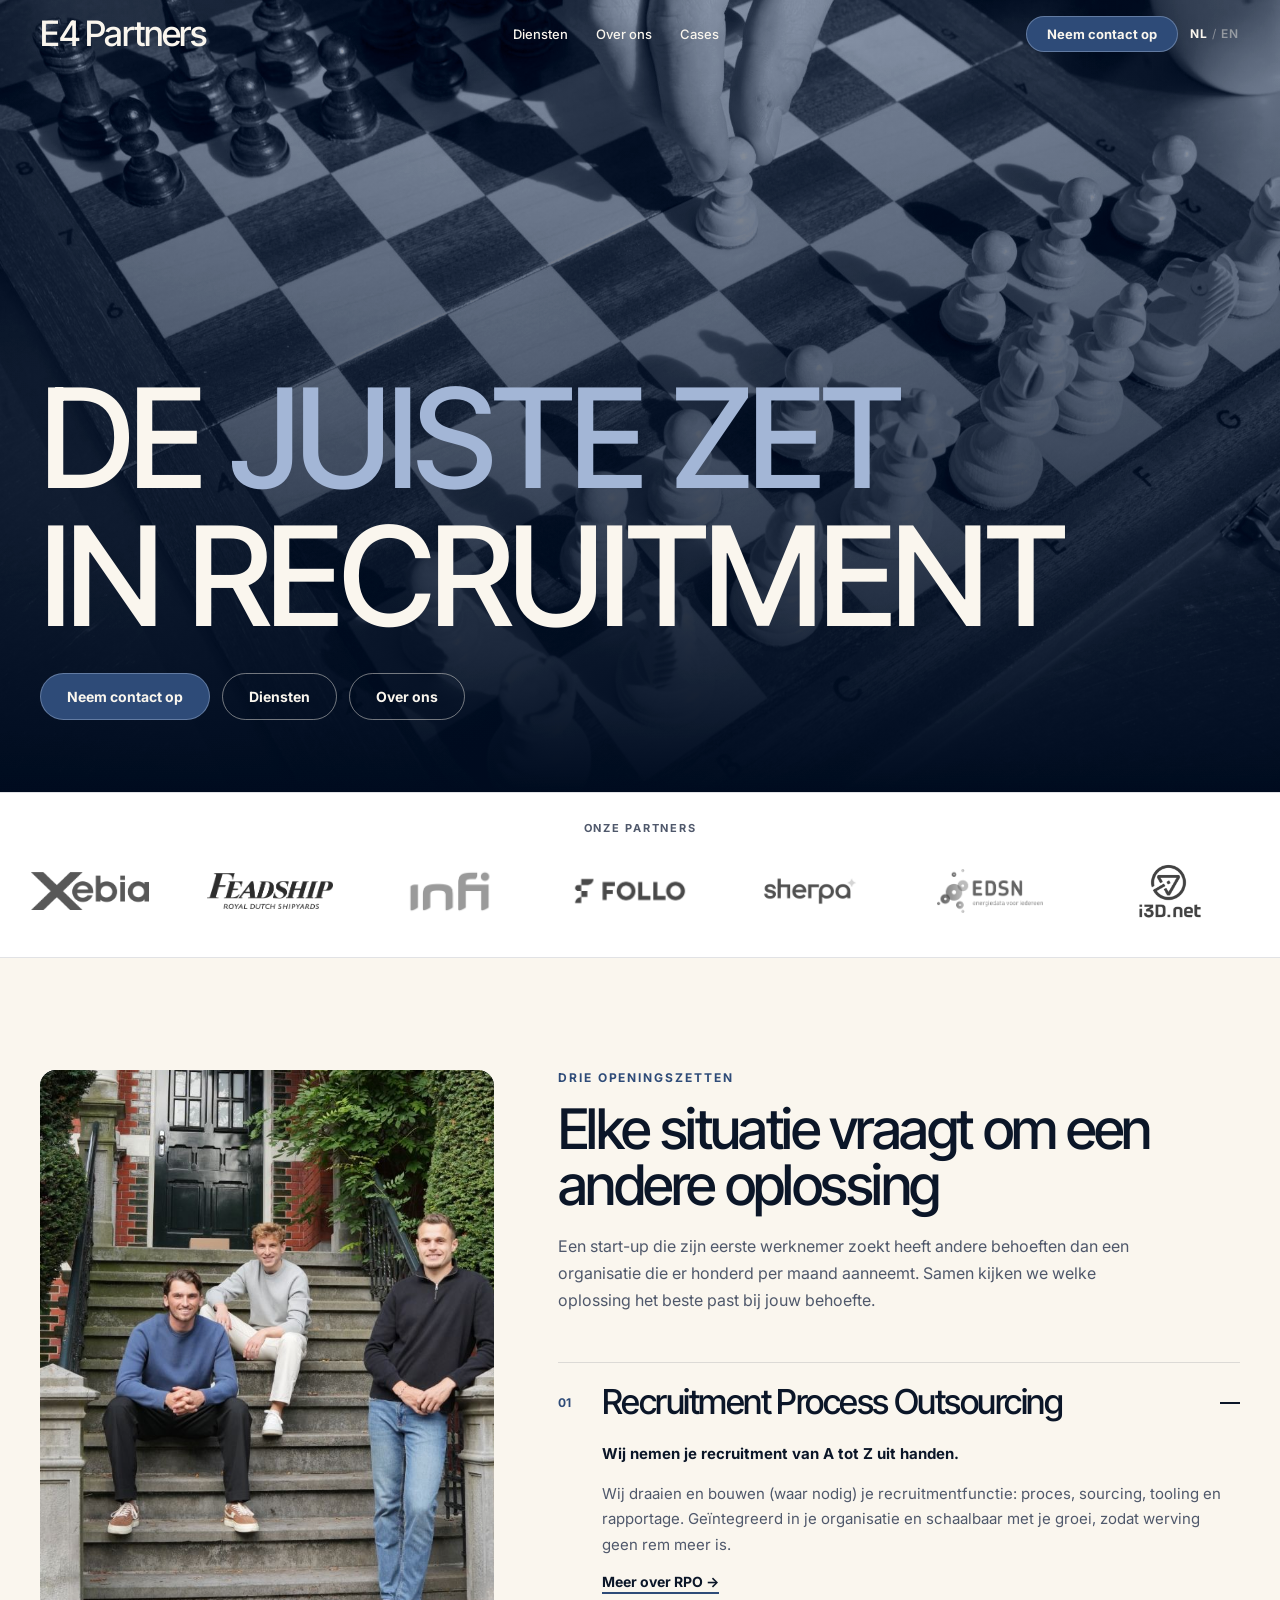
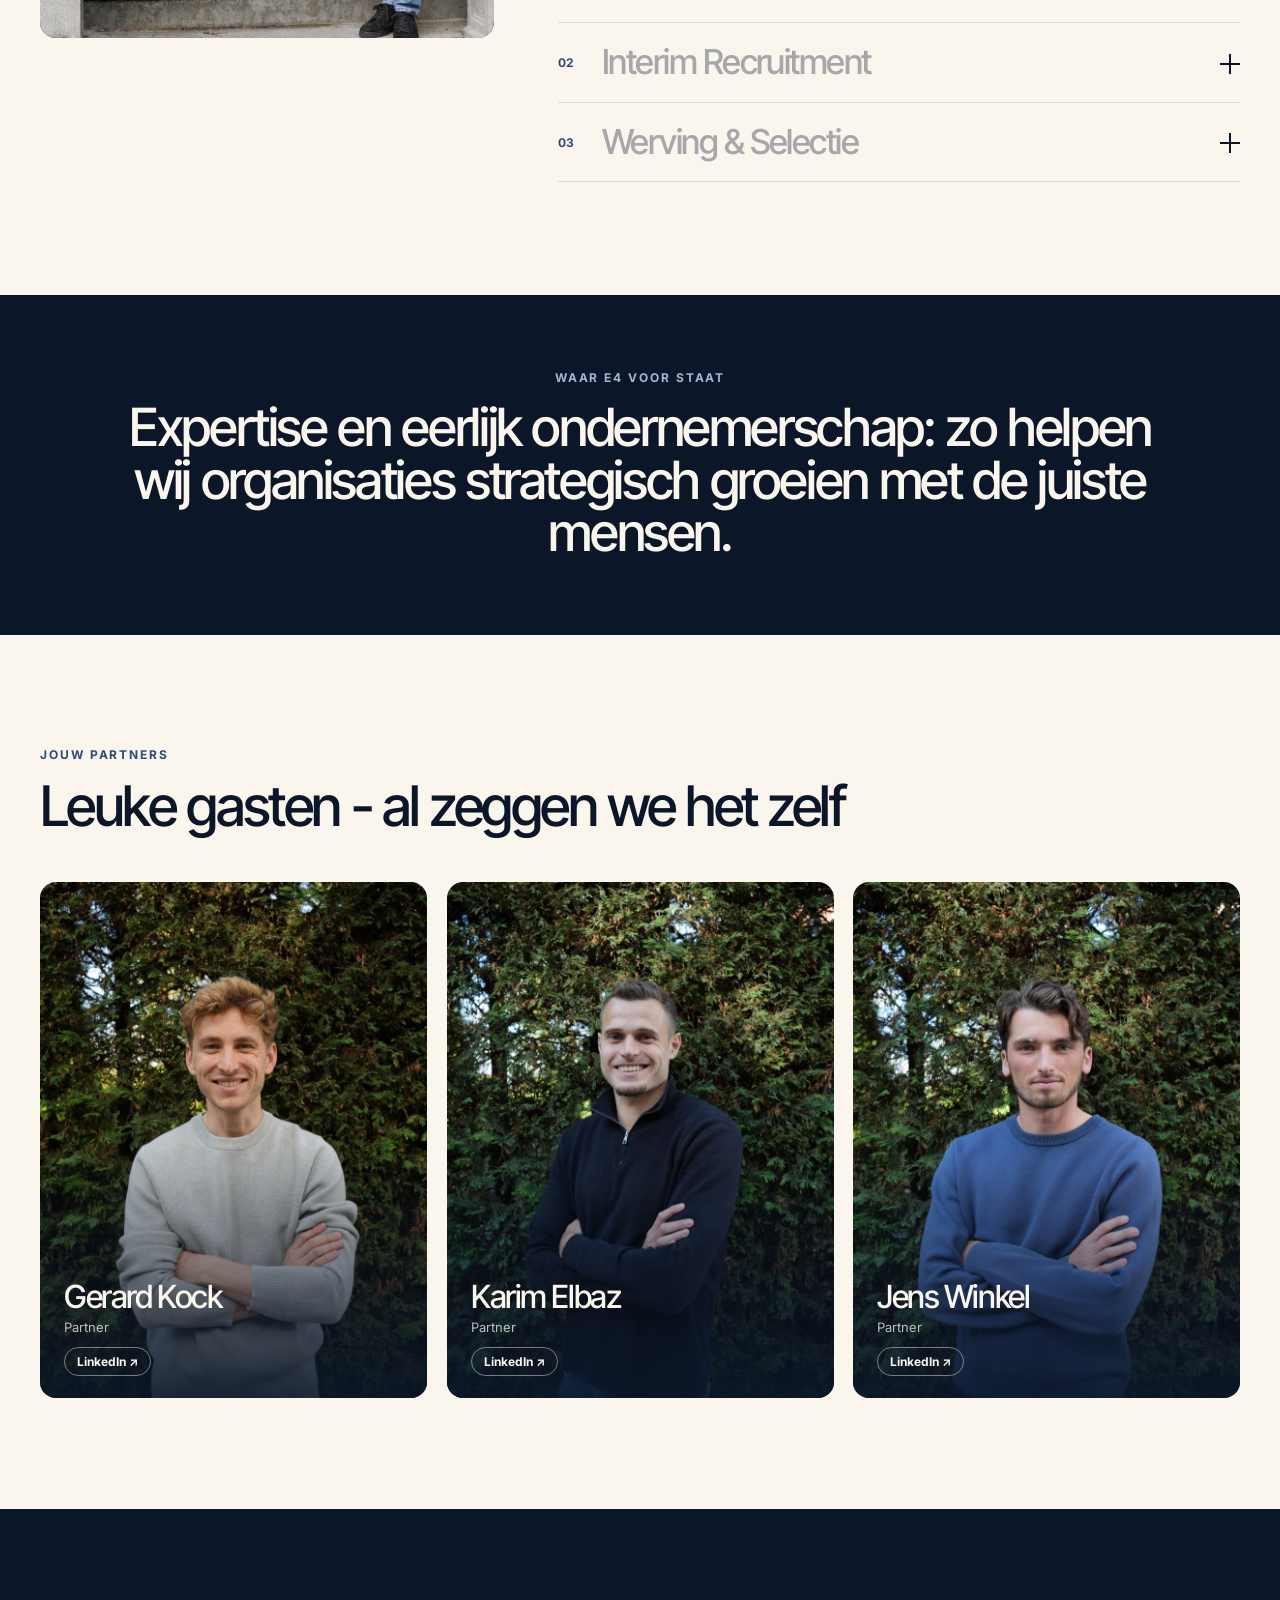
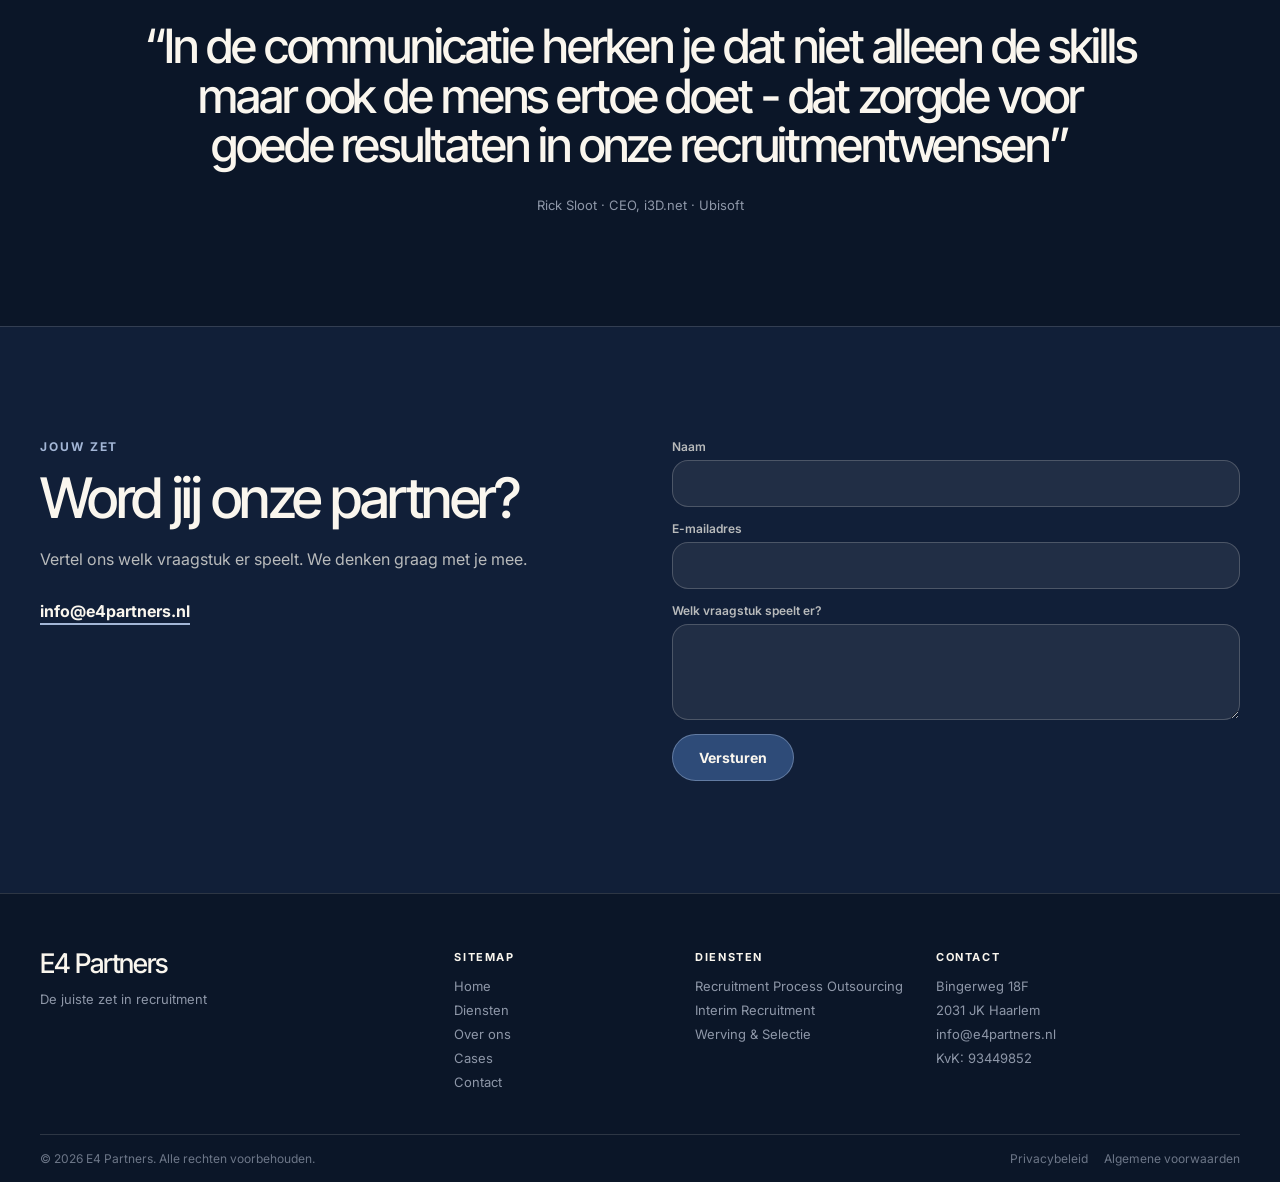
<file: index.html>
<!DOCTYPE html>
<!--
  E4 PARTNERS - HOMEPAGE (redesign "Grootmeester")
  Secties: hero (badge met lijnpion) - logobanner - diensten (accordion:
  RPO, Interim, W&S) - vergelijking - werkwijze - team - quote - contact.
  Opmaak: assets/css/styles.css?v=22259. Placeholder: klantquote (fictief).
  Teksten na de hero zijn concept en worden per sectie herschreven.
-->
<html lang="nl">
<head>
<meta charset="UTF-8"/>
<meta name="viewport" content="width=device-width, initial-scale=1.0"/>
<title>E4 Partners | De juiste zet in recruitment</title>
<meta name="description" data-nl="E4 Partners verzorgt recruitment voor organisaties in elke sector: recruitment process outsourcing, interim recruitment en werving &amp; selectie." data-en="E4 Partners handles recruitment for organisations in every sector: recruitment process outsourcing, interim recruitment and permanent recruitment." content="E4 Partners verzorgt recruitment voor organisaties in elke sector: recruitment process outsourcing, interim recruitment en werving &amp; selectie."/>
<meta property="og:type" content="website"/>
<meta property="og:title" content="E4 Partners | Recruitment &amp; Talent"/>
<meta property="og:description" content="E4 Partners verzorgt recruitment voor organisaties in elke sector: recruitment process outsourcing, interim recruitment en werving &amp; selectie."/>
<meta property="og:url" content="https://www.e4partners.nl/"/>
<meta property="og:locale" content="nl_NL"/>
<link rel="canonical" href="https://www.e4partners.nl/"/>
<meta property="og:image" content="https://www.e4partners.nl/assets/img/og-image.jpg"/>
<meta property="og:image:width" content="1200"/>
<meta property="og:image:height" content="630"/>
<meta name="twitter:card" content="summary_large_image"/>
<link rel="icon" type="image/png" sizes="32x32" href="assets/img/favicon-32.png"/>
<link rel="icon" type="image/png" sizes="512x512" href="assets/img/favicon-512.png"/>
<link rel="apple-touch-icon" href="assets/img/apple-touch-icon.png"/>
<link rel="preconnect" href="https://fonts.googleapis.com"/>
<link rel="preconnect" href="https://fonts.gstatic.com" crossorigin/>
<link href="https://fonts.googleapis.com/css2?family=Inter+Tight:wght@500;700&family=Inter:wght@400;500;600;700&family=Noto+Sans+Symbols+2&display=swap" rel="stylesheet"/>
<link rel="stylesheet" href="assets/css/styles.css?v=22259"/>
</head>
<body class="home">

<nav id="nav">
  <a class="nav-logo" href="/">E4 Partners</a>
  <div class="nav-links">
    <a href="/diensten" data-nl="Diensten" data-en="Services">Diensten</a>
    <a href="/over-ons" data-nl="Over ons" data-en="About us">Over ons</a>
    <a href="/cases" data-nl="Cases" data-en="Cases">Cases</a>
  </div>
  <div class="nav-right">
    <a class="nav-cta" href="/contact" data-nl="Neem contact op" data-en="Get in touch">Neem contact op</a>
    <button class="lang-btn" id="langBtn" aria-label="Taal wisselen"></button>
    <button class="hamburger" id="hamburger" aria-label="Menu"><span></span><span></span><span></span></button>
  </div>
</nav>
<div class="mobile-menu" id="mobileMenu">
  <button class="mobile-close" id="mobileClose" aria-label="Sluiten">&times;</button>
  <a href="/" data-nl="Home" data-en="Home">Home</a>
  <a href="/diensten" data-nl="Diensten" data-en="Services">Diensten</a>
  <a href="/over-ons" data-nl="Over ons" data-en="About us">Over ons</a>
  <a href="/cases" data-nl="Cases" data-en="Cases">Cases</a>
  <a href="/contact" data-nl="Contact" data-en="Contact">Contact</a>
</div>

<section class="g-hero g-dark">
  <div class="g-hero-bg"></div>
  <div class="g-hero-inner">
    <h1 data-nl="De <span class='g-hl'>juiste zet</span><br/>in recruitment" data-en="The <span class='g-hl'>right move</span><br/>in recruitment">De <span class='g-hl'>juiste zet</span><br/>in recruitment</h1>
    <div class="g-buttons">
      <a class="g-btn g-btn-main" href="/contact" data-nl="Neem contact op" data-en="Get in touch">Neem contact op</a>
      <a class="g-btn g-btn-line" href="/diensten" data-nl="Diensten" data-en="Services">Diensten</a>
      <a class="g-btn g-btn-line" href="/over-ons" data-nl="Over ons" data-en="About us">Over ons</a>
    </div>
  </div>
</section>

<section class="logos g-logos">
  <div class="logos-label" data-nl="Onze partners" data-en="Our partners">Onze partners</div>
  <div class="marquee-viewport">
    <div class="marquee" id="logoMarquee">
      <span class="marquee-item"><img loading="lazy" class="marquee-logo" src="assets/img/logos/xebia.png?v=2" alt="Xebia"/></span>
      <span class="marquee-item"><img loading="lazy" class="marquee-logo" src="assets/img/logos/feadship.png?v=2" alt="Feadship"/></span>
      <span class="marquee-item"><img loading="lazy" class="marquee-logo" src="assets/img/logos/infi.png?v=2" alt="Infi"/></span>
      <span class="marquee-item"><img loading="lazy" class="marquee-logo" src="assets/img/logos/follo.png?v=2" alt="Follo"/></span>
      <span class="marquee-item"><img loading="lazy" class="marquee-logo" src="assets/img/logos/sherpa.png?v=2" alt="Sherpa"/></span>
      <span class="marquee-item"><img loading="lazy" class="marquee-logo" src="assets/img/logos/edsn.png?v=2" alt="EDSN"/></span>
      <span class="marquee-item"><img loading="lazy" class="marquee-logo" src="assets/img/logos/i3d-net.png?v=2" alt="i3D.net"/></span>
      <span class="marquee-item"><img loading="lazy" class="marquee-logo" src="assets/img/logos/adapta.png?v=2" alt="Adapta"/></span>
      <span class="marquee-item"><img loading="lazy" class="marquee-logo" src="assets/img/logos/advidi.png?v=2" alt="Advidi"/></span>
      <span class="marquee-item"><img loading="lazy" class="marquee-logo" src="assets/img/logos/aihr.png?v=2" alt="AIHR"/></span>
      <span class="marquee-item"><img loading="lazy" class="marquee-logo" src="assets/img/logos/bris.png?v=2" alt="Bris"/></span>
      <span class="marquee-item"><img loading="lazy" class="marquee-logo" src="assets/img/logos/dawn.png?v=2" alt="Dawn"/></span>
      <span class="marquee-item"><img loading="lazy" class="marquee-logo" src="assets/img/logos/illionx.webp?v=2" alt="Illionx"/></span>
      <span class="marquee-item"><img loading="lazy" class="marquee-logo" src="assets/img/logos/bits-of-stock.png?v=2" alt="Bits of Stock"/></span>
    </div>
  </div>
</section>

<section class="g-sec g-light g-services" id="diensten">
  <div class="g-services-media"><img loading="lazy" src="assets/img/diensten-foto.jpg?v=3" alt=""/></div>
  <div>
    <div class="g-head "><div class="g-eyebrow" data-nl="Drie openingszetten" data-en="Three opening moves">Drie openingszetten</div><h2 data-nl="Elke situatie vraagt om een andere oplossing" data-en="Every situation calls for a different solution">Elke situatie vraagt om een andere oplossing</h2><p class="g-intro" data-nl="Een start-up die zijn eerste werknemer zoekt heeft andere behoeften dan een organisatie die er honderd per maand aanneemt. Samen kijken we welke oplossing het beste past bij jouw behoefte." data-en="A start-up hiring its first employee requires a different solution from a multinational hiring over a hundred professionals a month. Together we work out what fits your needs best.">Een start-up die zijn eerste werknemer zoekt heeft andere behoeften dan een organisatie die er honderd per maand aanneemt. Samen kijken we welke oplossing het beste past bij jouw behoefte.</p></div>
    <div class="acc-list">
      <div class="acc-item">
        <button class="acc-row" type="button"><span class="g-acc-num">01</span><span class="acc-name" data-nl="Recruitment Process Outsourcing" data-en="Recruitment Process Outsourcing">Recruitment Process Outsourcing</span><span class="g-acc-plus"></span></button>
        <div class="acc-panel">
          <div class="g-acc-body">
            <div><p class="g-when" data-nl="Wij nemen je recruitment van A tot Z uit handen." data-en="We take your recruitment off your hands, from A to Z.">Wij nemen je recruitment van A tot Z uit handen.</p><p data-nl="Wij draaien en bouwen (waar nodig) je recruitmentfunctie: proces, sourcing, tooling en rapportage. Ge&iuml;ntegreerd in je organisatie en schaalbaar met je groei, zodat werving geen rem meer is." data-en="We run and shape your entire recruitment process. All the way from defining your process to sourcing, tooling and reports. Fully embedded in your organisation and scalable with your growth, so hiring will no longer be your bottleneck.">Wij draaien en bouwen (waar nodig) je recruitmentfunctie: proces, sourcing, tooling en rapportage. Ge&iuml;ntegreerd in je organisatie en schaalbaar met je groei, zodat werving geen rem meer is.</p><a class="more" href="/diensten/recruitment-process-outsourcing" data-nl="Meer over RPO &rarr;" data-en="More about RPO &rarr;">Meer over RPO &rarr;</a></div>
          </div>
        </div>
      </div>
      <div class="acc-item">
        <button class="acc-row" type="button"><span class="g-acc-num">02</span><span class="acc-name" data-nl="Interim Recruitment" data-en="Interim Recruitment">Interim Recruitment</span><span class="g-acc-plus"></span></button>
        <div class="acc-panel">
          <div class="g-acc-body">
            <div><p class="g-when" data-nl="Je recruitmentcapaciteit schiet tijdelijk tekort." data-en="You're temporarily short on hiring capacity.">Je recruitmentcapaciteit schiet tijdelijk tekort.</p><p data-nl="Een ervaren recruiter die direct instapt in je team: bij een wervingspiek, verlof of een project. Werkt in jouw systemen, onder jouw naam, en draagt kennis over als de klus klaar is." data-en="An experienced recruiter who joins your team. The assignment can range from a helping hand during a hiring peak to training an existing team. Together we define when the job is done.">Een ervaren recruiter die direct instapt in je team: bij een wervingspiek, verlof of een project. Werkt in jouw systemen, onder jouw naam, en draagt kennis over als de klus klaar is.</p><a class="more" href="/diensten/interim-recruitment" data-nl="Meer over Interim Recruitment &rarr;" data-en="More about Interim Recruitment &rarr;">Meer over Interim Recruitment &rarr;</a></div>
          </div>
        </div>
      </div>
      <div class="acc-item">
        <button class="acc-row" type="button"><span class="g-acc-num">03</span><span class="acc-name" data-nl="Werving &amp; Selectie" data-en="Permanent Recruitment">Werving &amp; Selectie</span><span class="g-acc-plus"></span></button>
        <div class="acc-panel">
          <div class="g-acc-body">
            <div><p class="g-when" data-nl="Ondersteuning op urgente vacatures." data-en="Support on urgent vacancies.">Ondersteuning op urgente vacatures.</p><p data-nl="Voor functies van junior tot C-level die zo snel mogelijk vervuld moeten worden. We doorgronden jouw behoeften, spreken ons netwerk aan en presenteren alleen mensen die we zelf zouden aannemen." data-en="A helping hand for your urgent vacancies. No cure, no pay. We learn your needs and call upon our network to find a suitable fit ASAP.">Voor functies van junior tot C-level die zo snel mogelijk vervuld moeten worden. We doorgronden jouw behoeften, spreken ons netwerk aan en presenteren alleen mensen die we zelf zouden aannemen.</p><a class="more" href="/diensten/werving-selectie" data-nl="Meer over Werving &amp; Selectie &rarr;" data-en="More about Permanent Recruitment &rarr;">Meer over Werving &amp; Selectie &rarr;</a></div>
          </div>
        </div>
      </div>
    </div>
  </div>
</section>

<section class="g-sec g-dark g-compare">
  <div class="g-head "><div class="g-eyebrow" data-nl="Waar E4 voor staat" data-en="What E4 stands for">Waar E4 voor staat</div><h2 data-nl="Expertise en eerlijk ondernemerschap: zo helpen wij organisaties strategisch groeien met de juiste mensen." data-en="Expertise and honest entrepreneurship: that's how we help organisations grow with the right people.">Expertise en eerlijk ondernemerschap: zo helpen wij organisaties strategisch groeien met de juiste mensen.</h2></div>
</section>

<section class="g-sec g-light g-team">
  <div class="g-head "><div class="g-eyebrow" data-nl="Jouw partners" data-en="Your partners">Jouw partners</div><h2 data-nl="Leuke gasten - al zeggen we het zelf" data-en="Nice guys - though we say so ourselves">Leuke gasten - al zeggen we het zelf</h2></div>
  <div class="g-team-grid">
    <a class="g-person" href="https://www.linkedin.com/in/gerard-kock/" target="_blank" rel="noopener">
      <img loading="lazy" src="assets/img/team-gerard-kock.jpg?v=2" alt="Gerard Kock"/>
      <span class="g-person-meta"><span class="g-person-name">Gerard Kock</span><span class="g-person-role">Partner</span><span class="g-person-li" data-nl="LinkedIn &nearr;" data-en="LinkedIn &nearr;">LinkedIn &nearr;</span></span>
    </a>
    <a class="g-person" href="https://www.linkedin.com/in/karim-elbaz/" target="_blank" rel="noopener">
      <img loading="lazy" src="assets/img/team-karim-elbaz.jpg?v=2" alt="Karim Elbaz"/>
      <span class="g-person-meta"><span class="g-person-name">Karim Elbaz</span><span class="g-person-role">Partner</span><span class="g-person-li" data-nl="LinkedIn &nearr;" data-en="LinkedIn &nearr;">LinkedIn &nearr;</span></span>
    </a>
    <a class="g-person" href="https://www.linkedin.com/in/jens-winkel/" target="_blank" rel="noopener">
      <img loading="lazy" src="assets/img/team-jens-winkel.jpg?v=2" alt="Jens Winkel"/>
      <span class="g-person-meta"><span class="g-person-name">Jens Winkel</span><span class="g-person-role">Partner</span><span class="g-person-li" data-nl="LinkedIn &nearr;" data-en="LinkedIn &nearr;">LinkedIn &nearr;</span></span>
    </a>
  </div>
</section>

<section class="g-sec g-dark g-quote">
  <p data-nl="&ldquo;In de communicatie herken je dat niet alleen de skills maar ook de mens ertoe doet - dat zorgde voor goede resultaten in onze recruitmentwensen&rdquo;" data-en="&ldquo;In every conversation you could tell it wasn&rsquo;t just about skills - the people mattered too. That delivered great results for our recruitment needs&rdquo;">&ldquo;In de communicatie herken je dat niet alleen de skills maar ook de mens ertoe doet - dat zorgde voor goede resultaten in onze recruitmentwensen&rdquo;</p>
  <cite>Rick Sloot &middot; CEO, i3D.net &middot; Ubisoft</cite>
</section>

<section class="g-sec g-dark g-cta">
  <div>
    <div class="g-head "><div class="g-eyebrow" data-nl="Jouw zet" data-en="Your move">Jouw zet</div><h2 data-nl="Word jij onze partner?" data-en="Ready to partner with us?">Word jij onze partner?</h2><p class="g-intro" data-nl="Vertel ons welk vraagstuk er speelt. We denken graag met je mee." data-en="Tell us what challenge you are facing. We'd love to think along.">Vertel ons welk vraagstuk er speelt. We denken graag met je mee.</p></div>
    <p class="cta-direct"><a href="mailto:info@e4partners.nl">info@e4partners.nl</a></p>
  </div>
  <div class="cta-right">
    <form class="cta-form" name="contact-home" method="POST" data-netlify="true" netlify-honeypot="bot-field">
      <input type="hidden" name="form-name" value="contact-home"/>
      <p style="display:none;"><label>Niet invullen: <input name="bot-field"/></label></p>
      <div class="form-field"><label for="h-name" data-nl="Naam" data-en="Name">Naam</label><input type="text" id="h-name" name="name" required/></div>
      <div class="form-field"><label for="h-email" data-nl="E-mailadres" data-en="Email address">E-mailadres</label><input type="email" id="h-email" name="email" required/></div>
      <div class="form-field"><label for="h-message" data-nl="Welk vraagstuk speelt er?" data-en="What challenge is on your mind?">Welk vraagstuk speelt er?</label><textarea id="h-message" name="message" rows="3" required></textarea></div>
      <button class="g-btn g-btn-main" type="submit" data-nl="Versturen" data-en="Send">Versturen</button>
    </form>
    <div class="form-success" hidden data-nl="Goede zet, bedankt. We nemen snel contact op." data-en="Good move, thank you. We'll be in touch soon.">Goede zet, bedankt. We nemen snel contact op.</div>
  </div>
</section>

<footer>
  <div class="footer-grid">
    <div class="footer-brand footer-col">
      <div class="footer-brand-logo">E4 Partners</div>
      <div class="footer-tagline" data-nl="De juiste zet in recruitment" data-en="The right move in recruitment">De juiste zet in recruitment</div>
    </div>
    <div class="footer-col">
      <h4 data-nl="Sitemap" data-en="Sitemap">Sitemap</h4>
      <a href="/" data-nl="Home" data-en="Home">Home</a><a href="/diensten" data-nl="Diensten" data-en="Services">Diensten</a><a href="/over-ons" data-nl="Over ons" data-en="About us">Over ons</a><a href="/cases" data-nl="Cases" data-en="Cases">Cases</a><a href="/contact" data-nl="Contact" data-en="Contact">Contact</a>
    </div>
    <div class="footer-col">
      <h4 data-nl="Diensten" data-en="Services">Diensten</h4>
      <a href="/diensten/recruitment-process-outsourcing" data-nl="Recruitment Process Outsourcing" data-en="Recruitment Process Outsourcing">Recruitment Process Outsourcing</a><a href="/diensten/interim-recruitment" data-nl="Interim Recruitment" data-en="Interim Recruitment">Interim Recruitment</a><a href="/diensten/werving-selectie" data-nl="Werving &amp; Selectie" data-en="Permanent Recruitment">Werving &amp; Selectie</a>
    </div>
    <div class="footer-col">
      <h4 data-nl="Contact" data-en="Contact">Contact</h4>
      <span>Bingerweg 18F</span><span>2031 JK Haarlem</span>
      <a href="mailto:info@e4partners.nl">info@e4partners.nl</a>
      <span data-nl="KvK: 93449852" data-en="CoC: 93449852">KvK: 93449852</span>
    </div>
  </div>
  <div class="footer-bottom">
    <span data-nl="&copy; 2026 E4 Partners. Alle rechten voorbehouden." data-en="&copy; 2026 E4 Partners. All rights reserved.">&copy; 2026 E4 Partners. Alle rechten voorbehouden.</span>
    <div class="footer-bottom-right"><a href="/privacybeleid" data-nl="Privacybeleid" data-en="Privacy policy">Privacybeleid</a><a href="/algemene-voorwaarden" data-nl="Algemene voorwaarden" data-en="Terms &amp; conditions">Algemene voorwaarden</a></div>
  </div>
</footer>

<script src="assets/js/main.js?v=22259"></script>
</body>
</html>
</file>
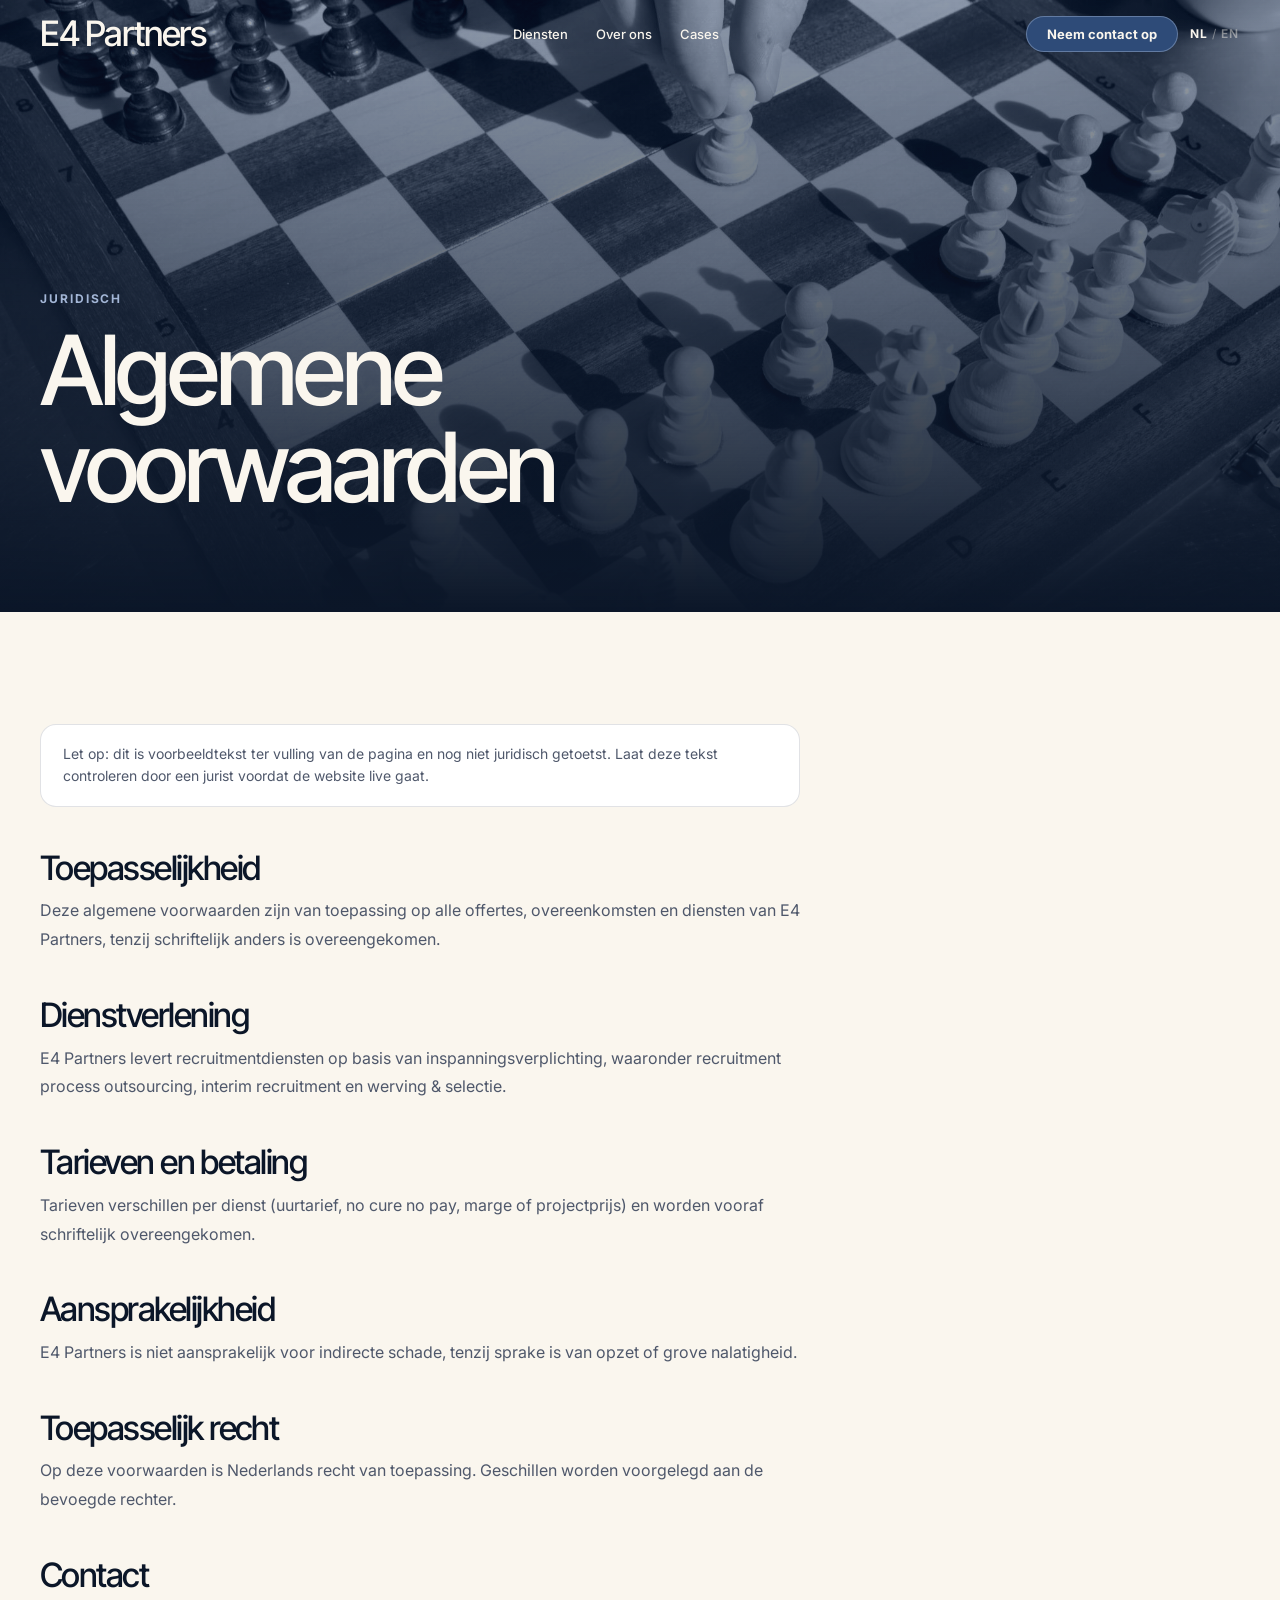
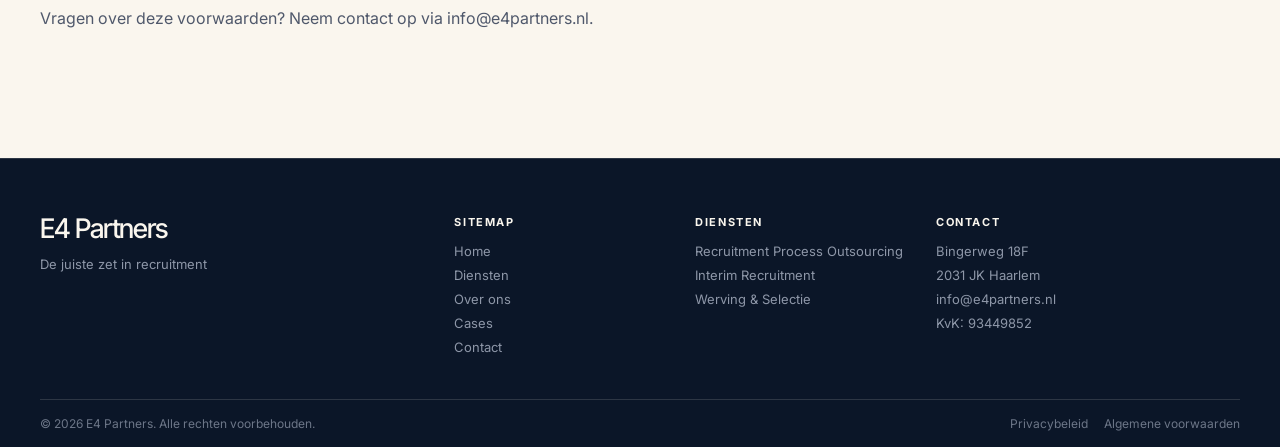
<file: algemene-voorwaarden/index.html>
<!DOCTYPE html>
<html lang="nl">
<head>
<meta charset="UTF-8"/>
<meta name="viewport" content="width=device-width, initial-scale=1.0"/>
<title>Algemene voorwaarden | E4 Partners</title>
<meta name="description" data-nl="Algemene voorwaarden van E4 Partners." data-en="Terms &amp; conditions of E4 Partners." content="Algemene voorwaarden van E4 Partners."/>
<meta property="og:type" content="website"/>
<meta property="og:title" content="Algemene voorwaarden | E4 Partners"/>
<meta property="og:description" content="Algemene voorwaarden van E4 Partners."/>
<meta property="og:url" content="https://www.e4partners.nl/algemene-voorwaarden"/>
<meta property="og:locale" content="nl_NL"/>
<link rel="canonical" href="https://www.e4partners.nl/algemene-voorwaarden"/>
<meta property="og:image" content="https://www.e4partners.nl/assets/img/og-image.jpg"/>
<meta property="og:image:width" content="1200"/>
<meta property="og:image:height" content="630"/>
<meta name="twitter:card" content="summary_large_image"/>
<meta name="robots" content="noindex"/>
<link rel="icon" type="image/png" sizes="32x32" href="../assets/img/favicon-32.png"/>
<link rel="icon" type="image/png" sizes="512x512" href="../assets/img/favicon-512.png"/>
<link rel="apple-touch-icon" href="../assets/img/apple-touch-icon.png"/>
<link rel="preconnect" href="https://fonts.googleapis.com"/>
<link rel="preconnect" href="https://fonts.gstatic.com" crossorigin/>
<link href="https://fonts.googleapis.com/css2?family=Inter+Tight:wght@500;700&family=Inter:wght@400;500;600;700&family=Noto+Sans+Symbols+2&display=swap" rel="stylesheet"/>
<link rel="stylesheet" href="../assets/css/styles.css?v=22259"/>
</head>
<body>

<!-- NAV -->
<nav id="nav">
  <a class="nav-logo" href="/">E4 Partners</a>
  <div class="nav-links">
    <a href="/diensten" data-nl="Diensten" data-en="Services">Diensten</a>
    <a href="/over-ons" data-nl="Over ons" data-en="About us">Over ons</a>
    <a href="/cases" data-nl="Cases" data-en="Cases">Cases</a>
  </div>
  <div class="nav-right">
    <a class="nav-cta" href="/contact" data-nl="Neem contact op" data-en="Get in touch">Neem contact op</a>
    <button class="lang-btn" id="langBtn" aria-label="Taal wisselen"></button>
    <button class="hamburger" id="hamburger" aria-label="Menu"><span></span><span></span><span></span></button>
  </div>
</nav>

<!-- MOBILE MENU -->
<div class="mobile-menu" id="mobileMenu">
  <button class="mobile-close" id="mobileClose" aria-label="Sluiten">&times;</button>
  <a href="/" data-nl="Home" data-en="Home">Home</a>
  <a href="/diensten" data-nl="Diensten" data-en="Services">Diensten</a>
  <a href="/over-ons" data-nl="Over ons" data-en="About us">Over ons</a>
  <a href="/cases" data-nl="Cases" data-en="Cases">Cases</a>
  <a href="/contact" data-nl="Contact" data-en="Contact">Contact</a>
</div>

<!-- DETAIL HERO -->
<section class="hero detail-hero">
  <div class="hero-bg"></div>
  <div class="hero-overlay"></div>
  <div class="hero-content">
    <div class="hero-label" data-nl="Juridisch" data-en="Legal">Juridisch</div>
    <h1 data-nl="Algemene voorwaarden" data-en="Terms & conditions">Algemene voorwaarden</h1>
  </div>
</section>

<!-- LEGAL CONTENT -->
<section class="legal-content">
  <div class="notice-banner" data-nl="Let op: dit is voorbeeldtekst ter vulling van de pagina en nog niet juridisch getoetst. Laat deze tekst controleren door een jurist voordat de website live gaat." data-en="Note: this is placeholder text to fill the page and has not yet been legally reviewed. Have this text checked by a lawyer before the website goes live.">Let op: dit is voorbeeldtekst ter vulling van de pagina en nog niet juridisch getoetst. Laat deze tekst controleren door een jurist voordat de website live gaat.</div>

  <h2 data-nl="Toepasselijkheid" data-en="Applicability">Toepasselijkheid</h2>
  <p data-nl="Deze algemene voorwaarden zijn van toepassing op alle offertes, overeenkomsten en diensten van E4 Partners, tenzij schriftelijk anders is overeengekomen." data-en="These terms and conditions apply to all quotes, agreements and services of E4 Partners, unless agreed otherwise in writing.">Deze algemene voorwaarden zijn van toepassing op alle offertes, overeenkomsten en diensten van E4 Partners, tenzij schriftelijk anders is overeengekomen.</p>

  <h2 data-nl="Dienstverlening" data-en="Services">Dienstverlening</h2>
  <p data-nl="E4 Partners levert recruitmentdiensten op basis van inspanningsverplichting, waaronder recruitment process outsourcing, interim recruitment en werving &amp; selectie." data-en="E4 Partners provides recruitment services on a best-efforts basis, including recruitment process outsourcing, interim recruitment and permanent recruitment.">E4 Partners levert recruitmentdiensten op basis van inspanningsverplichting, waaronder recruitment process outsourcing, interim recruitment en werving &amp; selectie.</p>

  <h2 data-nl="Tarieven en betaling" data-en="Fees and payment">Tarieven en betaling</h2>
  <p data-nl="Tarieven verschillen per dienst (uurtarief, no cure no pay, marge of projectprijs) en worden vooraf schriftelijk overeengekomen." data-en="Fees differ per service (hourly rate, no cure no pay, margin or project fee) and are agreed in writing in advance.">Tarieven verschillen per dienst (uurtarief, no cure no pay, marge of projectprijs) en worden vooraf schriftelijk overeengekomen.</p>

  <h2 data-nl="Aansprakelijkheid" data-en="Liability">Aansprakelijkheid</h2>
  <p data-nl="E4 Partners is niet aansprakelijk voor indirecte schade, tenzij sprake is van opzet of grove nalatigheid." data-en="E4 Partners is not liable for indirect damages, unless there is intent or gross negligence.">E4 Partners is niet aansprakelijk voor indirecte schade, tenzij sprake is van opzet of grove nalatigheid.</p>

  <h2 data-nl="Toepasselijk recht" data-en="Governing law">Toepasselijk recht</h2>
  <p data-nl="Op deze voorwaarden is Nederlands recht van toepassing. Geschillen worden voorgelegd aan de bevoegde rechter." data-en="These terms are governed by Dutch law. Disputes will be submitted to the competent court.">Op deze voorwaarden is Nederlands recht van toepassing. Geschillen worden voorgelegd aan de bevoegde rechter.</p>

  <h2 data-nl="Contact" data-en="Contact">Contact</h2>
  <p data-nl="Vragen over deze voorwaarden? Neem contact op via info@e4partners.nl." data-en="Questions about these terms? Get in touch via info@e4partners.nl.">Vragen over deze voorwaarden? Neem contact op via info@e4partners.nl.</p>
</section>

<!-- FOOTER -->
<footer>
  <div class="footer-grid">
    <div class="footer-brand footer-col">
      <div class="footer-brand-logo">E4 Partners</div>
      <div class="footer-tagline" data-nl="De juiste zet in recruitment" data-en="The right move in recruitment">De juiste zet in recruitment</div>
    </div>
    <div class="footer-col">
      <h4 data-nl="Sitemap" data-en="Sitemap">Sitemap</h4>
      <a href="/" data-nl="Home" data-en="Home">Home</a><a href="/diensten" data-nl="Diensten" data-en="Services">Diensten</a><a href="/over-ons" data-nl="Over ons" data-en="About us">Over ons</a><a href="/cases" data-nl="Cases" data-en="Cases">Cases</a><a href="/contact" data-nl="Contact" data-en="Contact">Contact</a>
    </div>
    <div class="footer-col">
      <h4 data-nl="Diensten" data-en="Services">Diensten</h4>
      <a href="/diensten/recruitment-process-outsourcing" data-nl="Recruitment Process Outsourcing" data-en="Recruitment Process Outsourcing">Recruitment Process Outsourcing</a><a href="/diensten/interim-recruitment" data-nl="Interim Recruitment" data-en="Interim Recruitment">Interim Recruitment</a><a href="/diensten/werving-selectie" data-nl="Werving &amp; Selectie" data-en="Permanent Recruitment">Werving &amp; Selectie</a>
    </div>
    <div class="footer-col">
      <h4 data-nl="Contact" data-en="Contact">Contact</h4>
      <span>Bingerweg 18F</span><span>2031 JK Haarlem</span>
      <a href="mailto:info@e4partners.nl">info@e4partners.nl</a>
      <span data-nl="KvK: 93449852" data-en="CoC: 93449852">KvK: 93449852</span>
    </div>
  </div>
  <div class="footer-bottom">
    <span data-nl="&copy; 2026 E4 Partners. Alle rechten voorbehouden." data-en="&copy; 2026 E4 Partners. All rights reserved.">&copy; 2026 E4 Partners. Alle rechten voorbehouden.</span>
    <div class="footer-bottom-right"><a href="/privacybeleid" data-nl="Privacybeleid" data-en="Privacy policy">Privacybeleid</a><a href="/algemene-voorwaarden" data-nl="Algemene voorwaarden" data-en="Terms &amp; conditions">Algemene voorwaarden</a></div>
  </div>
</footer>

<script src="../assets/js/main.js?v=22259"></script>

</body>
</html>
</file>
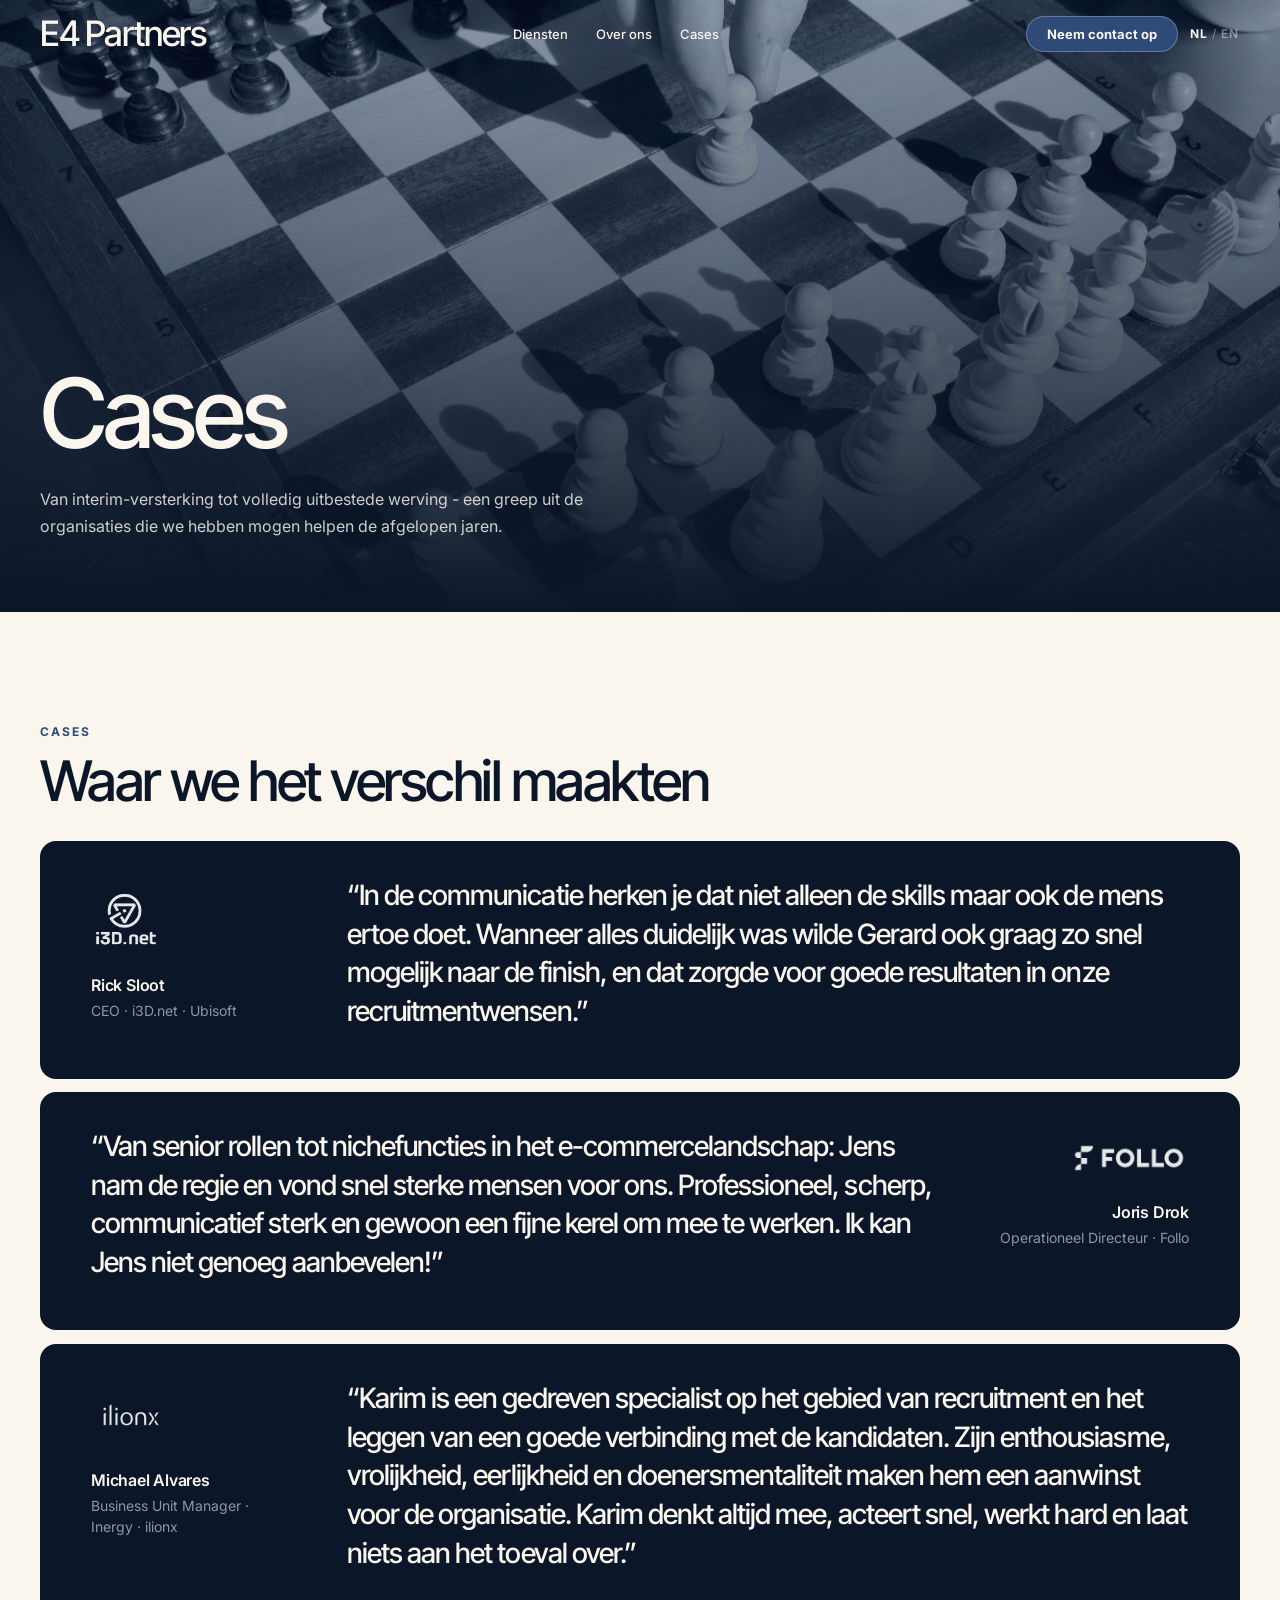
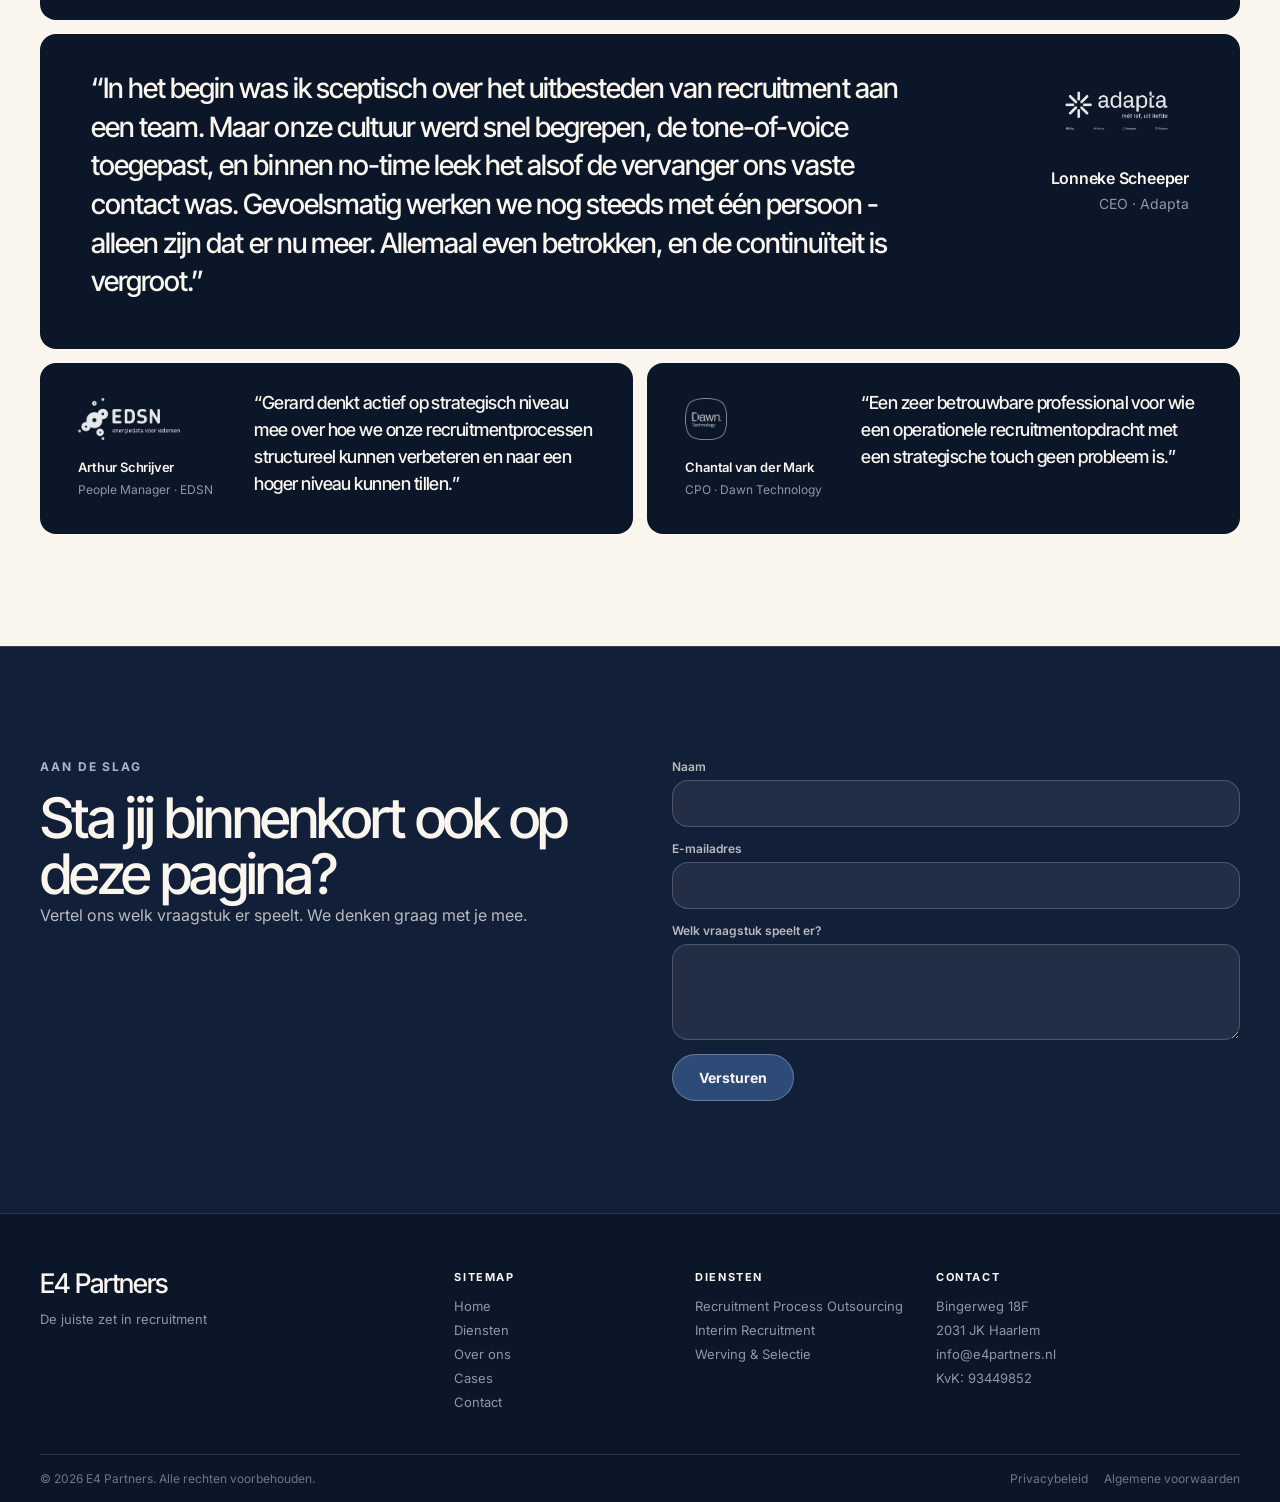
<file: cases/index.html>
<!DOCTYPE html>
<html lang="nl">
<head>
<meta charset="UTF-8"/>
<meta name="viewport" content="width=device-width, initial-scale=1.0"/>
<title>Cases | E4 Partners</title>
<meta name="description" data-nl="Cases van E4 Partners: van interim-versterking tot volledig uitbestede werving." data-en="E4 Partners cases: from interim reinforcement to fully outsourced hiring." content="Cases van E4 Partners: van interim-versterking tot volledig uitbestede werving."/>
<meta property="og:type" content="website"/>
<meta property="og:title" content="Cases | E4 Partners"/>
<meta property="og:description" content="Cases van E4 Partners: van interim-versterking tot volledig uitbestede werving."/>
<meta property="og:url" content="https://www.e4partners.nl/cases"/>
<meta property="og:locale" content="nl_NL"/>
<link rel="canonical" href="https://www.e4partners.nl/cases"/>
<meta property="og:image" content="https://www.e4partners.nl/assets/img/og-image.jpg"/>
<meta property="og:image:width" content="1200"/>
<meta property="og:image:height" content="630"/>
<meta name="twitter:card" content="summary_large_image"/>
<link rel="icon" type="image/png" sizes="32x32" href="../assets/img/favicon-32.png"/>
<link rel="icon" type="image/png" sizes="512x512" href="../assets/img/favicon-512.png"/>
<link rel="apple-touch-icon" href="../assets/img/apple-touch-icon.png"/>
<link rel="preconnect" href="https://fonts.googleapis.com"/>
<link rel="preconnect" href="https://fonts.gstatic.com" crossorigin/>
<link href="https://fonts.googleapis.com/css2?family=Inter+Tight:wght@500;700&family=Inter:wght@400;500;600;700&family=Noto+Sans+Symbols+2&display=swap" rel="stylesheet"/>
<link rel="stylesheet" href="../assets/css/styles.css?v=22259"/>
</head>
<body>

<!-- NAV -->
<nav id="nav">
  <a class="nav-logo" href="/">E4 Partners</a>
  <div class="nav-links">
    <a href="/diensten" data-nl="Diensten" data-en="Services">Diensten</a>
    <a href="/over-ons" data-nl="Over ons" data-en="About us">Over ons</a>
    <a href="/cases" data-nl="Cases" data-en="Cases">Cases</a>
  </div>
  <div class="nav-right">
    <a class="nav-cta" href="/contact" data-nl="Neem contact op" data-en="Get in touch">Neem contact op</a>
    <button class="lang-btn" id="langBtn" aria-label="Taal wisselen"></button>
    <button class="hamburger" id="hamburger" aria-label="Menu"><span></span><span></span><span></span></button>
  </div>
</nav>

<!-- MOBILE MENU -->
<div class="mobile-menu" id="mobileMenu">
  <button class="mobile-close" id="mobileClose" aria-label="Sluiten">&times;</button>
  <a href="/" data-nl="Home" data-en="Home">Home</a>
  <a href="/diensten" data-nl="Diensten" data-en="Services">Diensten</a>
  <a href="/over-ons" data-nl="Over ons" data-en="About us">Over ons</a>
  <a href="/cases" data-nl="Cases" data-en="Cases">Cases</a>
  <a href="/contact" data-nl="Contact" data-en="Contact">Contact</a>
</div>

<!-- DETAIL HERO -->
<section class="hero detail-hero">
  <div class="hero-bg"></div>
  <div class="hero-overlay"></div>
  <div class="hero-content">
    <h1 data-nl="Cases" data-en="Cases">Cases</h1>
    <p class="hero-sub" data-nl="Van interim-versterking tot volledig uitbestede werving - een greep uit de organisaties die we hebben mogen helpen de afgelopen jaren." data-en="From interim reinforcement to fully outsourced hiring - a selection of the organisations we&rsquo;ve had the pleasure of helping over the past few years.">Van interim-versterking tot volledig uitbestede werving - een greep uit de organisaties die we hebben mogen helpen de afgelopen jaren.</p>
  </div>
</section>

<!-- CASES -->
<section class="cases-section">
  <div class="section-label" data-nl="Cases" data-en="Cases">Cases</div>
  <h2 data-nl="Waar we het verschil maakten" data-en="Where we made the difference">Waar we het verschil maakten</h2>

    <article class="case-card big" data-num="1">
      <div class="case-left">
        <div class="case-logo"><img loading="lazy" src="../assets/img/logos/i3d-net.png?v=2" alt="i3D.net &middot; Ubisoft"/></div>
        <div class="case-attr"><b>Rick Sloot</b>CEO &middot; i3D.net &middot; Ubisoft</div>
      </div>
      <div class="case-quotewrap">
        <blockquote class="case-quote" data-nl="&ldquo;In de communicatie herken je dat niet alleen de skills maar ook de mens ertoe doet. Wanneer alles duidelijk was wilde Gerard ook graag zo snel mogelijk naar de finish, en dat zorgde voor goede resultaten in onze recruitmentwensen.&rdquo;" data-en="&ldquo;In every conversation you could tell it wasn&rsquo;t just about skills - the people mattered too. Once everything was clear, Gerard was keen to get to the finish line as quickly as possible, and that delivered great results for our recruitment needs.&rdquo;">&ldquo;In de communicatie herken je dat niet alleen de skills maar ook de mens ertoe doet. Wanneer alles duidelijk was wilde Gerard ook graag zo snel mogelijk naar de finish, en dat zorgde voor goede resultaten in onze recruitmentwensen.&rdquo;</blockquote>
      </div>
    </article>


    <article class="case-card big mirror" data-num="2">
      <div class="case-left">
        <div class="case-logo"><img loading="lazy" src="../assets/img/logos/follo.png?v=2" alt="Follo"/></div>
        <div class="case-attr"><b>Joris Drok</b>Operationeel Directeur &middot; Follo</div>
      </div>
      <div class="case-quotewrap">
        <blockquote class="case-quote" data-nl="&ldquo;Van senior rollen tot nichefuncties in het e-commercelandschap: Jens nam de regie en vond snel sterke mensen voor ons. Professioneel, scherp, communicatief sterk en gewoon een fijne kerel om mee te werken. Ik kan Jens niet genoeg aanbevelen!&rdquo;" data-en="&ldquo;From senior roles to niche positions across the e-commerce landscape, Jens took ownership and landed us great hires fast. Professional, sharp, a great communicator and just a great guy to work with. I can&rsquo;t recommend Jens enough!&rdquo;">&ldquo;Van senior rollen tot nichefuncties in het e-commercelandschap: Jens nam de regie en vond snel sterke mensen voor ons. Professioneel, scherp, communicatief sterk en gewoon een fijne kerel om mee te werken. Ik kan Jens niet genoeg aanbevelen!&rdquo;</blockquote>
      </div>
    </article>

    <article class="case-card big" data-num="3">
      <div class="case-left">
        <div class="case-logo"><img loading="lazy" src="../assets/img/logos/illionx.webp?v=2" alt="Inergy &middot; ilionx"/></div>
        <div class="case-attr"><b>Michael Alvares</b>Business Unit Manager &middot; Inergy &middot; ilionx</div>
      </div>
      <div class="case-quotewrap">
        <blockquote class="case-quote" data-nl="&ldquo;Karim is een gedreven specialist op het gebied van recruitment en het leggen van een goede verbinding met de kandidaten. Zijn enthousiasme, vrolijkheid, eerlijkheid en doenersmentaliteit maken hem een aanwinst voor de organisatie. Karim denkt altijd mee, acteert snel, werkt hard en laat niets aan het toeval over.&rdquo;" data-en="&ldquo;Karim is a driven recruitment specialist with a real knack for building strong connections with candidates. His enthusiasm, cheerfulness, honesty and get-things-done attitude make him an asset to the organisation. Karim always brings ideas to the table, acts quickly, works hard and leaves nothing to chance.&rdquo;">&ldquo;Karim is een gedreven specialist op het gebied van recruitment en het leggen van een goede verbinding met de kandidaten. Zijn enthousiasme, vrolijkheid, eerlijkheid en doenersmentaliteit maken hem een aanwinst voor de organisatie. Karim denkt altijd mee, acteert snel, werkt hard en laat niets aan het toeval over.&rdquo;</blockquote>
      </div>
    </article>

    <article class="case-card big mirror" data-num="4">
      <div class="case-left">
        <div class="case-logo"><img loading="lazy" src="../assets/img/logos/adapta.png?v=2" alt="Adapta"/></div>
        <div class="case-attr"><b>Lonneke Scheeper</b>CEO &middot; Adapta</div>
      </div>
      <div class="case-quotewrap">
        <blockquote class="case-quote" data-nl="&ldquo;In het begin was ik sceptisch over het uitbesteden van recruitment aan een team. Maar onze cultuur werd snel begrepen, de tone-of-voice toegepast, en binnen no-time leek het alsof de vervanger ons vaste contact was. Gevoelsmatig werken we nog steeds met &eacute;&eacute;n persoon - alleen zijn dat er nu meer. Allemaal even betrokken, en de continu&iuml;teit is vergroot.&rdquo;" data-en="&ldquo;At first I was sceptical about outsourcing recruitment to a team. But they quickly got our culture, picked up our tone of voice, and in no time the replacement felt like our regular contact. It still feels like we&rsquo;re working with one person - there are just more of them now. Everyone is equally committed, and continuity has only improved.&rdquo;">&ldquo;In het begin was ik sceptisch over het uitbesteden van recruitment aan een team. Maar onze cultuur werd snel begrepen, de tone-of-voice toegepast, en binnen no-time leek het alsof de vervanger ons vaste contact was. Gevoelsmatig werken we nog steeds met &eacute;&eacute;n persoon - alleen zijn dat er nu meer. Allemaal even betrokken, en de continu&iuml;teit is vergroot.&rdquo;</blockquote>
      </div>
    </article>

  <div class="case-pair">
      <article class="case-card" data-num="5">
        <div class="case-left">
          <div class="case-logo"><img loading="lazy" src="../assets/img/logos/edsn.png?v=2" alt="EDSN"/></div>
          <div class="case-attr"><b>Arthur Schrijver</b>People Manager &middot; EDSN</div>
        </div>
        <div class="case-quotewrap">
          <blockquote class="case-quote" data-nl="&ldquo;Gerard denkt actief op strategisch niveau mee over hoe we onze recruitmentprocessen structureel kunnen verbeteren en naar een hoger niveau kunnen tillen.&rdquo;" data-en="&ldquo;Gerard actively contributes at a strategic level, helping us work out how to improve our recruitment processes for the long term and take them to the next level.&rdquo;">&ldquo;Gerard denkt actief op strategisch niveau mee over hoe we onze recruitmentprocessen structureel kunnen verbeteren en naar een hoger niveau kunnen tillen.&rdquo;</blockquote>
        </div>
      </article>
      <article class="case-card" data-num="6">
        <div class="case-left">
          <div class="case-logo"><img loading="lazy" src="../assets/img/logos/dawn.png?v=2" alt="Dawn Technology"/></div>
          <div class="case-attr"><b>Chantal van der Mark</b>CPO &middot; Dawn Technology</div>
        </div>
        <div class="case-quotewrap">
          <blockquote class="case-quote" data-nl="&ldquo;Een zeer betrouwbare professional voor wie een operationele recruitmentopdracht met een strategische touch geen probleem is.&rdquo;" data-en="&ldquo;A highly reliable professional who handles an operational recruitment assignment with a strategic touch without breaking a sweat.&rdquo;">&ldquo;Een zeer betrouwbare professional voor wie een operationele recruitmentopdracht met een strategische touch geen probleem is.&rdquo;</blockquote>
        </div>
      </article>
  </div>
</section>

<!-- CTA -->
<section class="cta">
  <div class="cta-left">
    <div class="cta-label" data-nl="Aan de slag" data-en="Get started">Aan de slag</div>
    <h2 data-nl="Sta jij binnenkort ook op deze pagina?" data-en="Will your organisation be on this page soon?">Sta jij binnenkort ook op deze pagina?</h2>
    <p class="cta-body" data-nl="Vertel ons welk vraagstuk er speelt. We denken graag met je mee." data-en="Tell us what challenge you are facing. We'd love to think along.">Vertel ons welk vraagstuk er speelt. We denken graag met je mee.</p>
  </div>
  <div class="cta-right">
    <form class="cta-form" name="contact-cases" method="POST" data-netlify="true" netlify-honeypot="bot-field">
      <input type="hidden" name="form-name" value="contact-cases"/>
      <p style="display:none;"><label>Niet invullen: <input name="bot-field"/></label></p>
      <div class="form-field">
        <label for="c-name" data-nl="Naam" data-en="Name">Naam</label>
        <input type="text" id="c-name" name="name" required/>
      </div>
      <div class="form-field">
        <label for="c-email" data-nl="E-mailadres" data-en="Email address">E-mailadres</label>
        <input type="email" id="c-email" name="email" required/>
      </div>
      <div class="form-field">
        <label for="c-message" data-nl="Welk vraagstuk speelt er?" data-en="What challenge is on your mind?">Welk vraagstuk speelt er?</label>
        <textarea id="c-message" name="message" rows="3" required></textarea>
      </div>
      <button class="btn-primary" type="submit" style="align-self: flex-start;" data-nl="Versturen" data-en="Send">Versturen</button>
    </form>
    <div class="form-success" hidden data-nl="Goede zet, bedankt. We nemen snel contact op." data-en="Good move, thank you. We'll be in touch soon.">Goede zet, bedankt. We nemen snel contact op.</div>
  </div>
</section>

<!-- FOOTER -->
<footer>
  <div class="footer-grid">
    <div class="footer-brand footer-col">
      <div class="footer-brand-logo">E4 Partners</div>
      <div class="footer-tagline" data-nl="De juiste zet in recruitment" data-en="The right move in recruitment">De juiste zet in recruitment</div>
    </div>
    <div class="footer-col">
      <h4 data-nl="Sitemap" data-en="Sitemap">Sitemap</h4>
      <a href="/" data-nl="Home" data-en="Home">Home</a><a href="/diensten" data-nl="Diensten" data-en="Services">Diensten</a><a href="/over-ons" data-nl="Over ons" data-en="About us">Over ons</a><a href="/cases" data-nl="Cases" data-en="Cases">Cases</a><a href="/contact" data-nl="Contact" data-en="Contact">Contact</a>
    </div>
    <div class="footer-col">
      <h4 data-nl="Diensten" data-en="Services">Diensten</h4>
      <a href="/diensten/recruitment-process-outsourcing" data-nl="Recruitment Process Outsourcing" data-en="Recruitment Process Outsourcing">Recruitment Process Outsourcing</a><a href="/diensten/interim-recruitment" data-nl="Interim Recruitment" data-en="Interim Recruitment">Interim Recruitment</a><a href="/diensten/werving-selectie" data-nl="Werving &amp; Selectie" data-en="Permanent Recruitment">Werving &amp; Selectie</a>
    </div>
    <div class="footer-col">
      <h4 data-nl="Contact" data-en="Contact">Contact</h4>
      <span>Bingerweg 18F</span><span>2031 JK Haarlem</span>
      <a href="mailto:info@e4partners.nl">info@e4partners.nl</a>
      <span data-nl="KvK: 93449852" data-en="CoC: 93449852">KvK: 93449852</span>
    </div>
  </div>
  <div class="footer-bottom">
    <span data-nl="&copy; 2026 E4 Partners. Alle rechten voorbehouden." data-en="&copy; 2026 E4 Partners. All rights reserved.">&copy; 2026 E4 Partners. Alle rechten voorbehouden.</span>
    <div class="footer-bottom-right"><a href="/privacybeleid" data-nl="Privacybeleid" data-en="Privacy policy">Privacybeleid</a><a href="/algemene-voorwaarden" data-nl="Algemene voorwaarden" data-en="Terms &amp; conditions">Algemene voorwaarden</a></div>
  </div>
</footer>

<script src="../assets/js/main.js?v=22259"></script>

</body>
</html>
</file>
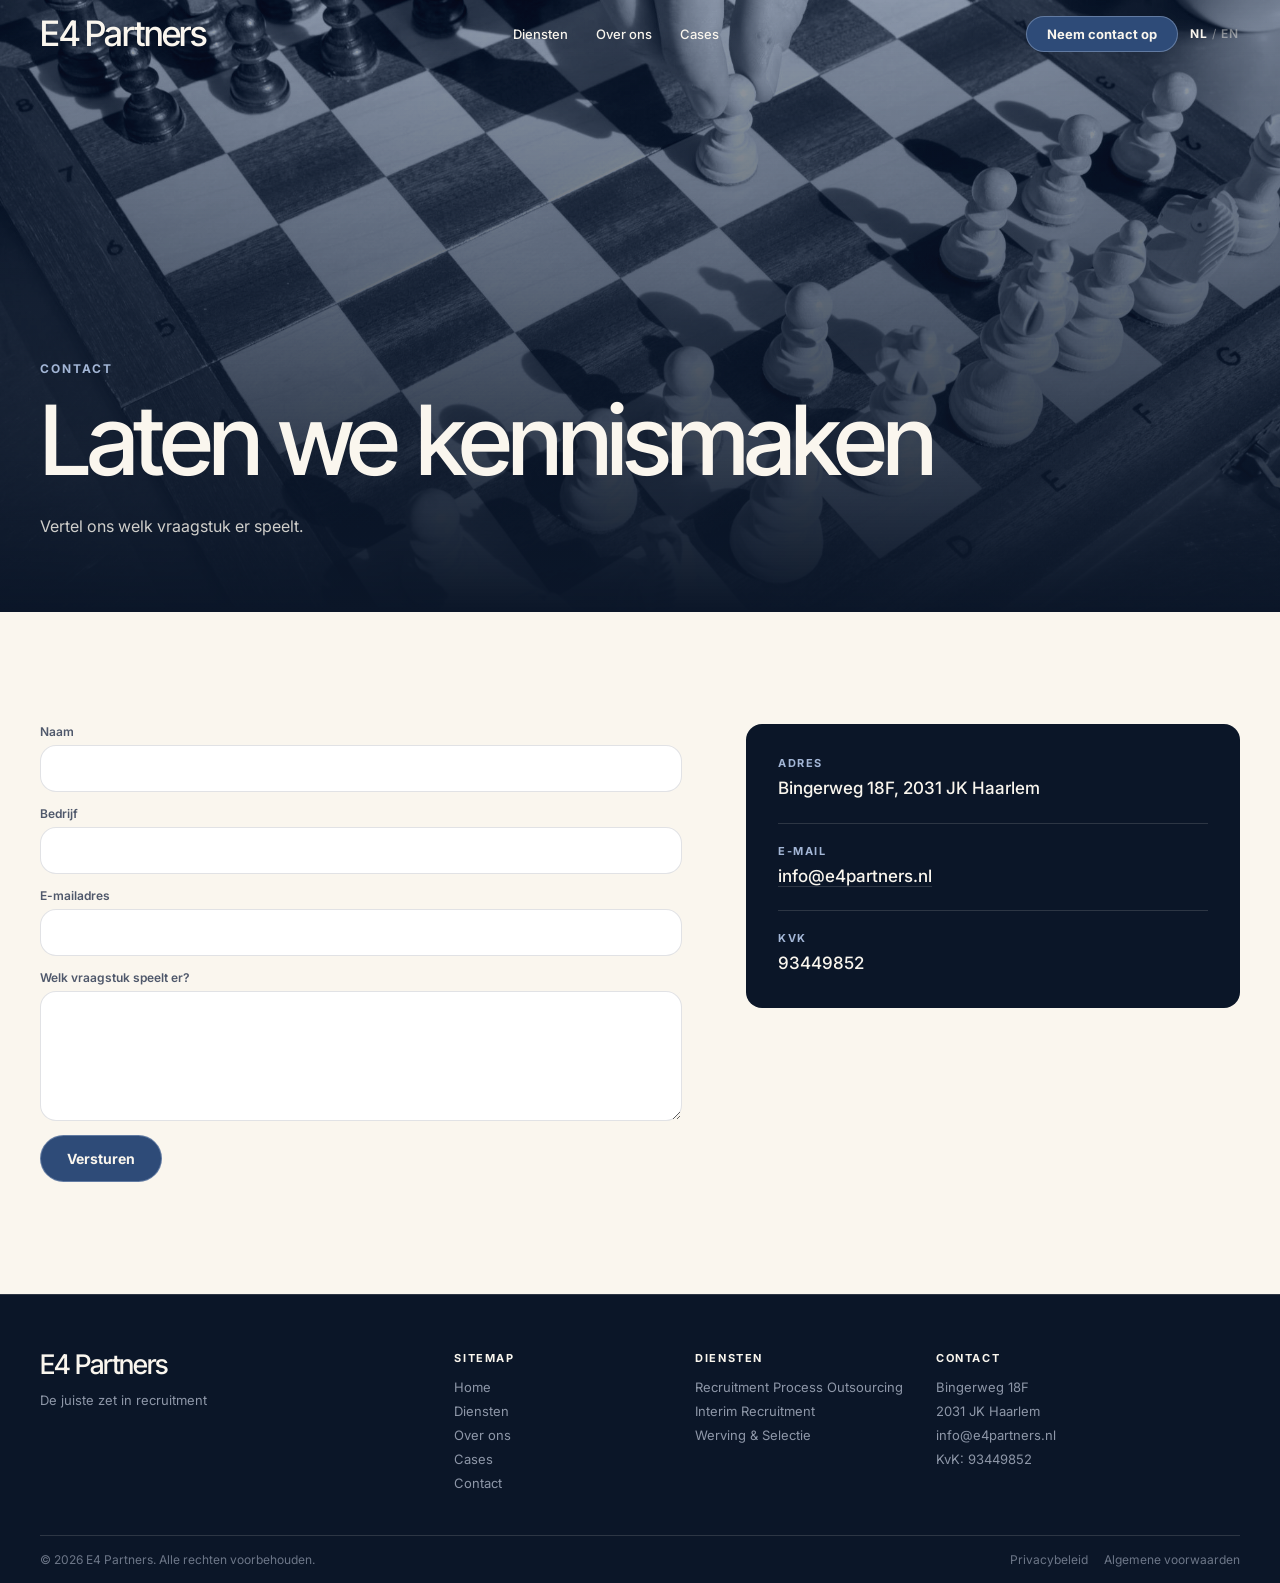
<file: contact/index.html>
<!DOCTYPE html>
<html lang="nl">
<head>
<meta charset="UTF-8"/>
<meta name="viewport" content="width=device-width, initial-scale=1.0"/>
<title>Contact | E4 Partners</title>
<meta name="description" data-nl="Neem contact op met E4 Partners voor vragen over recruitment process outsourcing, interim recruitment of werving &amp; selectie." data-en="Get in touch with E4 Partners for questions about recruitment process outsourcing, interim recruitment or permanent recruitment." content="Neem contact op met E4 Partners voor vragen over recruitment process outsourcing, interim recruitment of werving &amp; selectie."/>
<meta property="og:type" content="website"/>
<meta property="og:title" content="Contact | E4 Partners"/>
<meta property="og:description" content="Neem contact op met E4 Partners voor vragen over recruitment process outsourcing, interim recruitment of werving &amp; selectie."/>
<meta property="og:url" content="https://www.e4partners.nl/contact"/>
<meta property="og:locale" content="nl_NL"/>
<link rel="canonical" href="https://www.e4partners.nl/contact"/>
<meta property="og:image" content="https://www.e4partners.nl/assets/img/og-image.jpg"/>
<meta property="og:image:width" content="1200"/>
<meta property="og:image:height" content="630"/>
<meta name="twitter:card" content="summary_large_image"/>
<link rel="icon" type="image/png" sizes="32x32" href="../assets/img/favicon-32.png"/>
<link rel="icon" type="image/png" sizes="512x512" href="../assets/img/favicon-512.png"/>
<link rel="apple-touch-icon" href="../assets/img/apple-touch-icon.png"/>
<link rel="preconnect" href="https://fonts.googleapis.com"/>
<link rel="preconnect" href="https://fonts.gstatic.com" crossorigin/>
<link href="https://fonts.googleapis.com/css2?family=Inter+Tight:wght@500;700&family=Inter:wght@400;500;600;700&family=Noto+Sans+Symbols+2&display=swap" rel="stylesheet"/>
<link rel="stylesheet" href="../assets/css/styles.css?v=22259"/>
</head>
<body>

<!-- NAV -->
<nav id="nav">
  <a class="nav-logo" href="/">E4 Partners</a>
  <div class="nav-links">
    <a href="/diensten" data-nl="Diensten" data-en="Services">Diensten</a>
    <a href="/over-ons" data-nl="Over ons" data-en="About us">Over ons</a>
    <a href="/cases" data-nl="Cases" data-en="Cases">Cases</a>
  </div>
  <div class="nav-right">
    <a class="nav-cta" href="/contact" data-nl="Neem contact op" data-en="Get in touch">Neem contact op</a>
    <button class="lang-btn" id="langBtn" aria-label="Taal wisselen"></button>
    <button class="hamburger" id="hamburger" aria-label="Menu"><span></span><span></span><span></span></button>
  </div>
</nav>

<!-- MOBILE MENU -->
<div class="mobile-menu" id="mobileMenu">
  <button class="mobile-close" id="mobileClose" aria-label="Sluiten">&times;</button>
  <a href="/" data-nl="Home" data-en="Home">Home</a>
  <a href="/diensten" data-nl="Diensten" data-en="Services">Diensten</a>
  <a href="/over-ons" data-nl="Over ons" data-en="About us">Over ons</a>
  <a href="/cases" data-nl="Cases" data-en="Cases">Cases</a>
  <a href="/contact" data-nl="Contact" data-en="Contact">Contact</a>
</div>

<!-- DETAIL HERO -->
<section class="hero detail-hero">
  <div class="hero-bg"></div>
  <div class="hero-overlay"></div>
  <div class="hero-content">
    <div class="hero-label" data-nl="Contact" data-en="Contact">Contact</div>
    <h1 data-nl="Laten we kennismaken" data-en="Let's get in touch">Laten we kennismaken</h1>
    <p class="hero-sub" data-nl="Vertel ons welk vraagstuk er speelt." data-en="Tell us what challenge you are facing.">Vertel ons welk vraagstuk er speelt.</p>
  </div>
</section>

<!-- CONTACT -->
<section class="contact-section">
  <form class="contact-form" name="contact" method="POST" data-netlify="true" netlify-honeypot="bot-field">
    <input type="hidden" name="form-name" value="contact"/>
    <p style="display:none;">
      <label>Don't fill this out if you're human: <input name="bot-field"/></label>
    </p>
    <div class="form-field">
      <label for="name" data-nl="Naam" data-en="Name">Naam</label>
      <input type="text" id="name" name="name" required/>
    </div>
    <div class="form-field">
      <label for="company" data-nl="Bedrijf" data-en="Company">Bedrijf</label>
      <input type="text" id="company" name="company"/>
    </div>
    <div class="form-field">
      <label for="email" data-nl="E-mailadres" data-en="Email address">E-mailadres</label>
      <input type="email" id="email" name="email" required/>
    </div>
    <div class="form-field">
      <label for="message" data-nl="Welk vraagstuk speelt er?" data-en="What challenge is on your mind?">Welk vraagstuk speelt er?</label>
      <textarea id="message" name="message" required></textarea>
    </div>
    <button class="btn-primary" type="submit" style="align-self: flex-start;" data-nl="Versturen" data-en="Send">Versturen</button>
  </form>
  <div class="form-success" hidden data-nl="Goede zet, bedankt. We nemen snel contact op." data-en="Good move, thank you. We'll be in touch soon.">Goede zet, bedankt. We nemen snel contact op.</div>
  <div class="info-card">
    <div class="info-row">
      <h4 data-nl="Adres" data-en="Address">Adres</h4>
      <p>Bingerweg 18F, 2031 JK Haarlem</p>
    </div>
    <div class="info-row">
      <h4 data-nl="E-mail" data-en="Email">E-mail</h4>
      <p><a href="mailto:info@e4partners.nl">info@e4partners.nl</a></p>
    </div>
    <div class="info-row">
      <h4 data-nl="KvK" data-en="CoC">KvK</h4>
      <p>93449852</p>
    </div>
  </div>
</section>

<!-- FOOTER -->
<footer>
  <div class="footer-grid">
    <div class="footer-brand footer-col">
      <div class="footer-brand-logo">E4 Partners</div>
      <div class="footer-tagline" data-nl="De juiste zet in recruitment" data-en="The right move in recruitment">De juiste zet in recruitment</div>
    </div>
    <div class="footer-col">
      <h4 data-nl="Sitemap" data-en="Sitemap">Sitemap</h4>
      <a href="/" data-nl="Home" data-en="Home">Home</a><a href="/diensten" data-nl="Diensten" data-en="Services">Diensten</a><a href="/over-ons" data-nl="Over ons" data-en="About us">Over ons</a><a href="/cases" data-nl="Cases" data-en="Cases">Cases</a><a href="/contact" data-nl="Contact" data-en="Contact">Contact</a>
    </div>
    <div class="footer-col">
      <h4 data-nl="Diensten" data-en="Services">Diensten</h4>
      <a href="/diensten/recruitment-process-outsourcing" data-nl="Recruitment Process Outsourcing" data-en="Recruitment Process Outsourcing">Recruitment Process Outsourcing</a><a href="/diensten/interim-recruitment" data-nl="Interim Recruitment" data-en="Interim Recruitment">Interim Recruitment</a><a href="/diensten/werving-selectie" data-nl="Werving &amp; Selectie" data-en="Permanent Recruitment">Werving &amp; Selectie</a>
    </div>
    <div class="footer-col">
      <h4 data-nl="Contact" data-en="Contact">Contact</h4>
      <span>Bingerweg 18F</span><span>2031 JK Haarlem</span>
      <a href="mailto:info@e4partners.nl">info@e4partners.nl</a>
      <span data-nl="KvK: 93449852" data-en="CoC: 93449852">KvK: 93449852</span>
    </div>
  </div>
  <div class="footer-bottom">
    <span data-nl="&copy; 2026 E4 Partners. Alle rechten voorbehouden." data-en="&copy; 2026 E4 Partners. All rights reserved.">&copy; 2026 E4 Partners. Alle rechten voorbehouden.</span>
    <div class="footer-bottom-right"><a href="/privacybeleid" data-nl="Privacybeleid" data-en="Privacy policy">Privacybeleid</a><a href="/algemene-voorwaarden" data-nl="Algemene voorwaarden" data-en="Terms &amp; conditions">Algemene voorwaarden</a></div>
  </div>
</footer>

<script src="../assets/js/main.js?v=22259"></script>

</body>
</html>
</file>
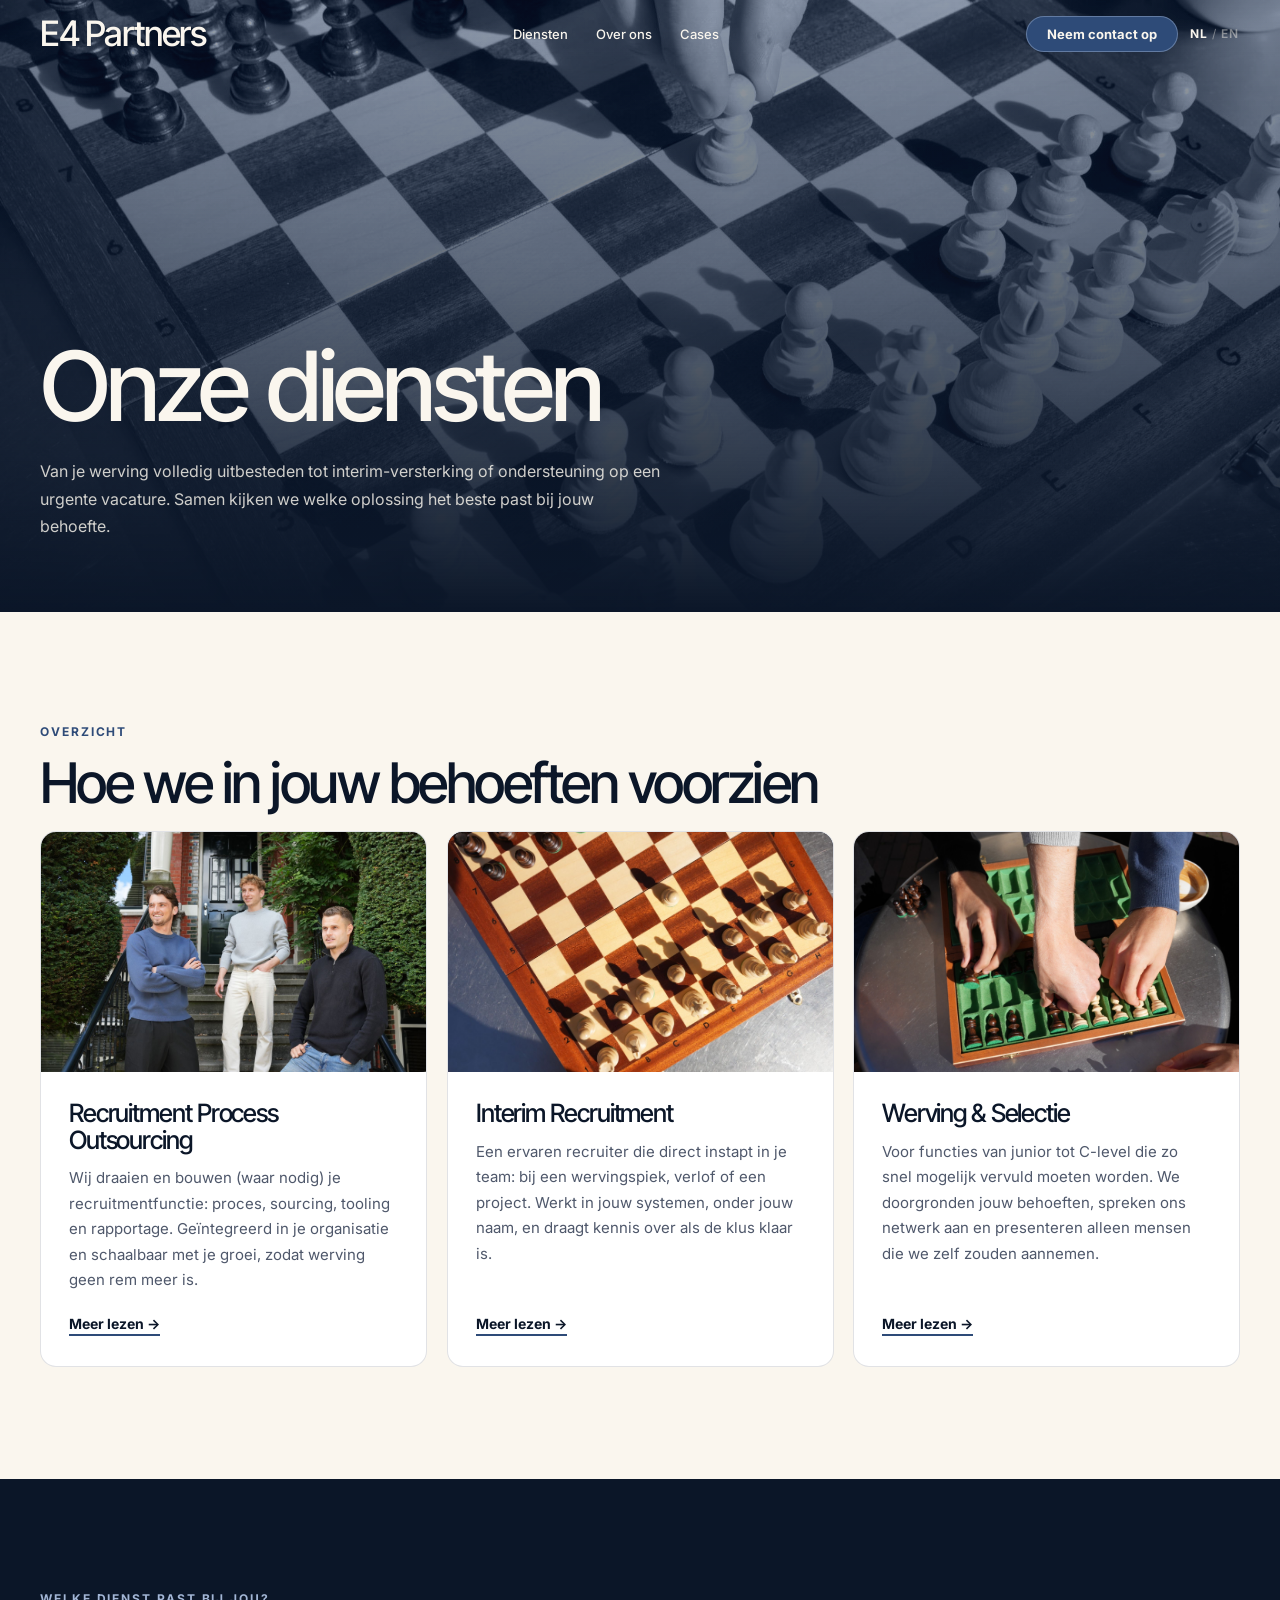
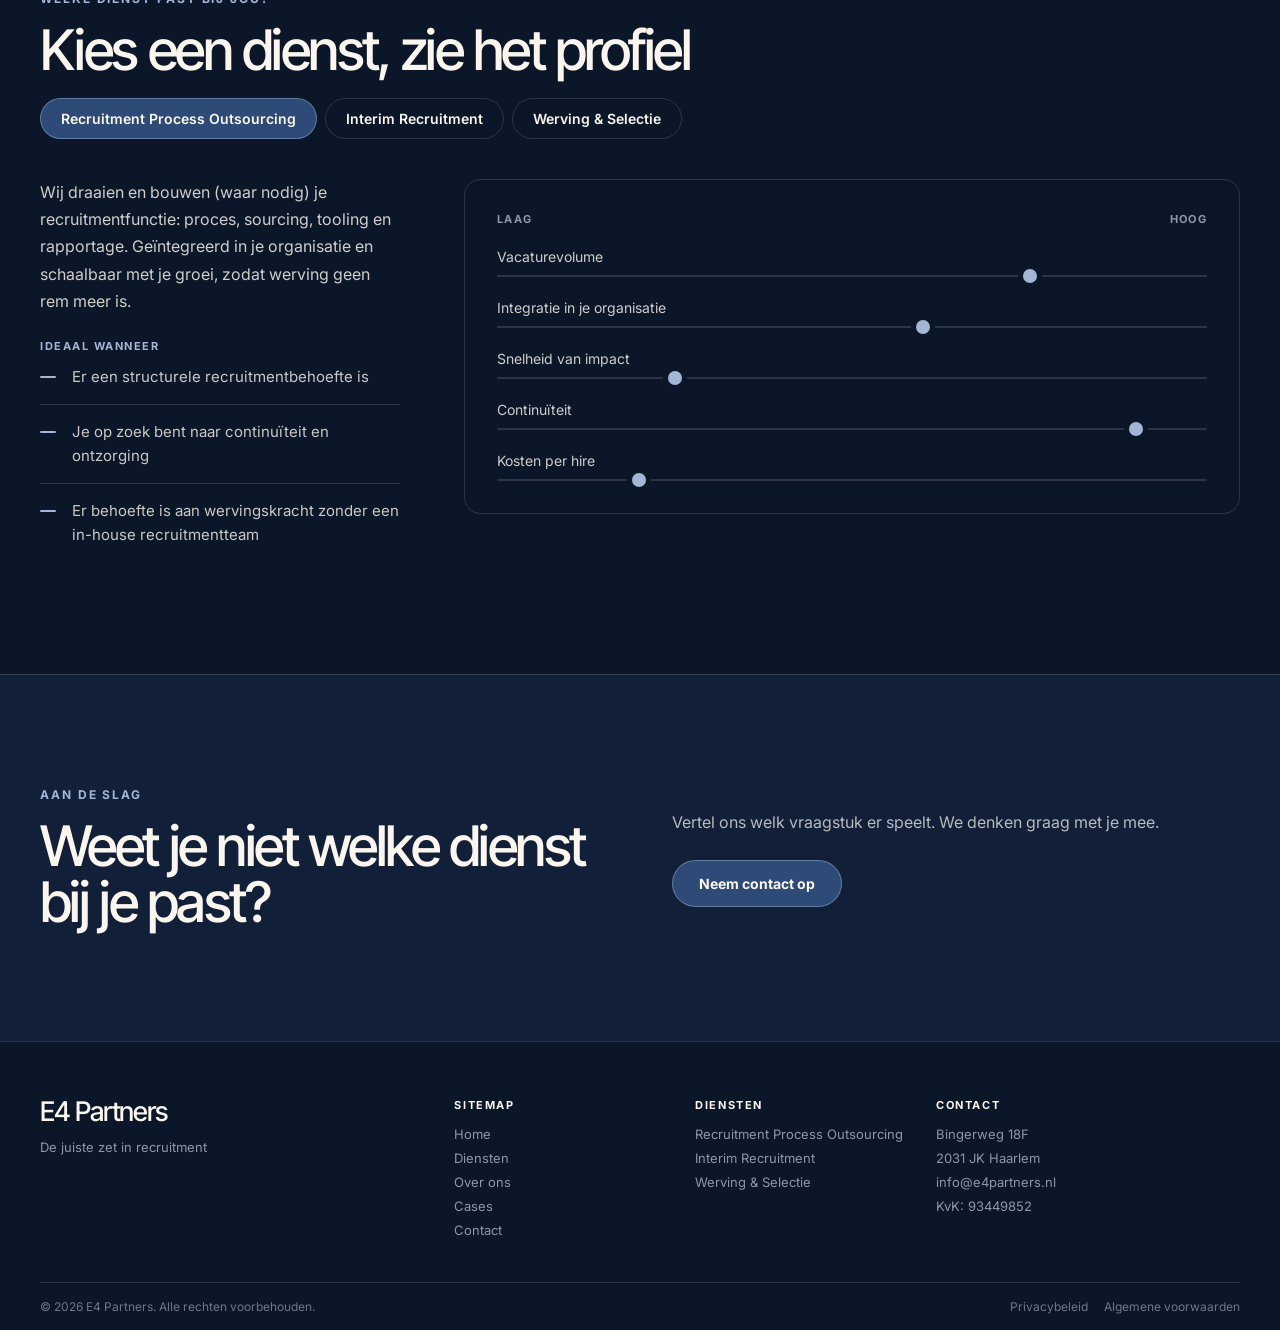
<file: diensten/index.html>
<!DOCTYPE html>
<html lang="nl">
<head>
<meta charset="UTF-8"/>
<meta name="viewport" content="width=device-width, initial-scale=1.0"/>
<title>Diensten | E4 Partners</title>
<meta name="description" data-nl="Ontdek de 3 hoofddiensten van E4 Partners: recruitment process outsourcing, interim recruitment en werving &amp; selectie." data-en="Discover E4 Partners' three core services: recruitment process outsourcing, interim recruitment and permanent recruitment." content="Ontdek de 3 hoofddiensten van E4 Partners: recruitment process outsourcing, interim recruitment en werving &amp; selectie."/>
<meta property="og:type" content="website"/>
<meta property="og:title" content="Diensten | E4 Partners"/>
<meta property="og:description" content="Ontdek de 3 hoofddiensten van E4 Partners: recruitment process outsourcing, interim recruitment en werving &amp; selectie."/>
<meta property="og:url" content="https://www.e4partners.nl/diensten"/>
<meta property="og:locale" content="nl_NL"/>
<link rel="canonical" href="https://www.e4partners.nl/diensten"/>
<meta property="og:image" content="https://www.e4partners.nl/assets/img/og-image.jpg"/>
<meta property="og:image:width" content="1200"/>
<meta property="og:image:height" content="630"/>
<meta name="twitter:card" content="summary_large_image"/>
<link rel="icon" type="image/png" sizes="32x32" href="../assets/img/favicon-32.png"/>
<link rel="icon" type="image/png" sizes="512x512" href="../assets/img/favicon-512.png"/>
<link rel="apple-touch-icon" href="../assets/img/apple-touch-icon.png"/>
<link rel="preconnect" href="https://fonts.googleapis.com"/>
<link rel="preconnect" href="https://fonts.gstatic.com" crossorigin/>
<link href="https://fonts.googleapis.com/css2?family=Inter+Tight:wght@500;700&family=Inter:wght@400;500;600;700&family=Noto+Sans+Symbols+2&display=swap" rel="stylesheet"/>
<link rel="stylesheet" href="../assets/css/styles.css?v=22259"/>
</head>
<body>

<!-- NAV -->
<nav id="nav">
  <a class="nav-logo" href="/">E4 Partners</a>
  <div class="nav-links">
    <a href="/diensten" data-nl="Diensten" data-en="Services">Diensten</a>
    <a href="/over-ons" data-nl="Over ons" data-en="About us">Over ons</a>
    <a href="/cases" data-nl="Cases" data-en="Cases">Cases</a>
  </div>
  <div class="nav-right">
    <a class="nav-cta" href="/contact" data-nl="Neem contact op" data-en="Get in touch">Neem contact op</a>
    <button class="lang-btn" id="langBtn" aria-label="Taal wisselen"></button>
    <button class="hamburger" id="hamburger" aria-label="Menu"><span></span><span></span><span></span></button>
  </div>
</nav>

<!-- MOBILE MENU -->
<div class="mobile-menu" id="mobileMenu">
  <button class="mobile-close" id="mobileClose" aria-label="Sluiten">&times;</button>
  <a href="/" data-nl="Home" data-en="Home">Home</a>
  <a href="/diensten" data-nl="Diensten" data-en="Services">Diensten</a>
  <a href="/over-ons" data-nl="Over ons" data-en="About us">Over ons</a>
  <a href="/cases" data-nl="Cases" data-en="Cases">Cases</a>
  <a href="/contact" data-nl="Contact" data-en="Contact">Contact</a>
</div>

<!-- DETAIL HERO -->
<section class="hero detail-hero">
  <div class="hero-bg"></div>
  <div class="hero-overlay"></div>
  <div class="hero-content">
    <h1 data-nl="Onze diensten" data-en="Our services">Onze diensten</h1>
    <p class="hero-sub" data-nl="Van je werving volledig uitbesteden tot interim-versterking of ondersteuning op een urgente vacature. Samen kijken we welke oplossing het beste past bij jouw behoefte." data-en="From fully outsourcing your hiring to interim reinforcement or support on an urgent vacancy. Together we work out which solution fits your needs best.">Van je werving volledig uitbesteden tot interim-versterking of ondersteuning op een urgente vacature. Samen kijken we welke oplossing het beste past bij jouw behoefte.</p>
  </div>
</section>

<!-- SERVICES -->
<section class="services">
  <div class="section-label" data-nl="Overzicht" data-en="Overview">Overzicht</div>
  <h2 data-nl="Hoe we in jouw behoeften voorzien" data-en="How we meet your needs">Hoe we in jouw behoeften voorzien</h2>
  <div class="services-grid lg">
    <div class="service-card" data-num="1">
      <div class="service-photo"><img loading="lazy" src="../assets/img/dienst-1.jpg?v=3" alt=""/></div>
      <div class="service-body">
        <h3>Recruitment Process Outsourcing</h3>
        <p data-nl="Wij draaien en bouwen (waar nodig) je recruitmentfunctie: proces, sourcing, tooling en rapportage. Ge&iuml;ntegreerd in je organisatie en schaalbaar met je groei, zodat werving geen rem meer is." data-en="We run and shape your entire recruitment process. All the way from defining your process to sourcing, tooling and reports. Fully embedded in your organisation and scalable with your growth, so hiring will no longer be your bottleneck.">Wij draaien en bouwen (waar nodig) je recruitmentfunctie: proces, sourcing, tooling en rapportage. Ge&iuml;ntegreerd in je organisatie en schaalbaar met je groei, zodat werving geen rem meer is.</p>
        <a href="/diensten/recruitment-process-outsourcing" data-nl="Meer lezen &rarr;" data-en="Read more &rarr;">Meer lezen &rarr;</a>
      </div>
    </div>
  
    <div class="service-card" data-num="2">
      <div class="service-photo"><img loading="lazy" src="../assets/img/dienst-2.jpg?v=4" alt=""/></div>
      <div class="service-body">
        <h3>Interim Recruitment</h3>
        <p data-nl="Een ervaren recruiter die direct instapt in je team: bij een wervingspiek, verlof of een project. Werkt in jouw systemen, onder jouw naam, en draagt kennis over als de klus klaar is." data-en="An experienced recruiter who joins your team. The assignment can range from a helping hand during a hiring peak to training an existing team. Together we define when the job is done.">Een ervaren recruiter die direct instapt in je team: bij een wervingspiek, verlof of een project. Werkt in jouw systemen, onder jouw naam, en draagt kennis over als de klus klaar is.</p>
        <a href="/diensten/interim-recruitment" data-nl="Meer lezen &rarr;" data-en="Read more &rarr;">Meer lezen &rarr;</a>
      </div>
    </div>
    <div class="service-card" data-num="3">
      <div class="service-photo"><img loading="lazy" src="../assets/img/dienst-3.jpg?v=3" alt=""/></div>
      <div class="service-body">
        <h3 data-nl="Werving &amp; Selectie" data-en="Permanent Recruitment">Werving &amp; Selectie</h3>
        <p data-nl="Voor functies van junior tot C-level die zo snel mogelijk vervuld moeten worden. We doorgronden jouw behoeften, spreken ons netwerk aan en presenteren alleen mensen die we zelf zouden aannemen." data-en="A helping hand for your urgent vacancies. No cure, no pay. We learn your needs and call upon our network to find a suitable fit ASAP.">Voor functies van junior tot C-level die zo snel mogelijk vervuld moeten worden. We doorgronden jouw behoeften, spreken ons netwerk aan en presenteren alleen mensen die we zelf zouden aannemen.</p>
        <a href="/diensten/werving-selectie" data-nl="Meer lezen &rarr;" data-en="Read more &rarr;">Meer lezen &rarr;</a>
      </div>
    </div></div>
</section>

<!-- DIENSTEN MATRIX -->
<section class="matrix-section">
  <div class="section-label" data-nl="Welke dienst past bij jou?" data-en="Which service fits you?">Welke dienst past bij jou?</div>
  <h2 data-nl="Kies een dienst, zie het profiel" data-en="Select a service, see the focus">Kies een dienst, zie het profiel</h2>
  <div class="mx-tabs">
    <button class="mx-tab on" type="button" data-k="rpo" data-nl="Recruitment Process Outsourcing" data-en="Recruitment Process Outsourcing">Recruitment Process Outsourcing</button>
    <button class="mx-tab" type="button" data-k="ir" data-nl="Interim Recruitment" data-en="Interim Recruitment">Interim Recruitment</button>
    <button class="mx-tab" type="button" data-k="ws" data-nl="Werving &amp; Selectie" data-en="Permanent Recruitment">Werving &amp; Selectie</button>
  </div>
  <div class="mx-body">
    <div class="mx-left">
      <div class="mx-panel on" data-k="rpo">
        <p class="mx-desc" data-nl="Wij draaien en bouwen (waar nodig) je recruitmentfunctie: proces, sourcing, tooling en rapportage. Ge&iuml;ntegreerd in je organisatie en schaalbaar met je groei, zodat werving geen rem meer is." data-en="We run and shape your entire recruitment process. All the way from defining your process to sourcing, tooling and reports. Fully embedded in your organisation and scalable with your growth, so hiring will no longer be your bottleneck.">Wij draaien en bouwen (waar nodig) je recruitmentfunctie: proces, sourcing, tooling en rapportage. Ge&iuml;ntegreerd in je organisatie en schaalbaar met je groei, zodat werving geen rem meer is.</p>
        <div class="mx-idlbl" data-nl="Ideaal wanneer" data-en="Ideal when">Ideaal wanneer</div>
        <ul class="mx-bullets">
          <li data-nl="Er een structurele recruitmentbehoefte is" data-en="There is a structural recruitment need">Er een structurele recruitmentbehoefte is</li>
          <li data-nl="Je op zoek bent naar continu&iuml;teit en ontzorging" data-en="You want continuity and recruitment taken care of">Je op zoek bent naar continu&iuml;teit en ontzorging</li>
          <li data-nl="Er behoefte is aan wervingskracht zonder een in-house recruitmentteam" data-en="You do not have an in-house recruitment team">Er behoefte is aan wervingskracht zonder een in-house recruitmentteam</li>
        </ul>
      </div>
      <div class="mx-panel" data-k="ir">
        <p class="mx-desc" data-nl="Een ervaren recruiter die direct instapt in je team: bij een wervingspiek, verlof of een project. Werkt in jouw systemen, onder jouw naam, en draagt kennis over als de klus klaar is." data-en="An experienced recruiter who joins your team. The assignment can range from a helping hand during a hiring peak to training an existing team. Together we define when the job is done.">Een ervaren recruiter die direct instapt in je team: bij een wervingspiek, verlof of een project. Werkt in jouw systemen, onder jouw naam, en draagt kennis over als de klus klaar is.</p>
        <div class="mx-idlbl" data-nl="Ideaal wanneer" data-en="Ideal when">Ideaal wanneer</div>
        <ul class="mx-bullets">
          <li data-nl="De interne recruitmentcapaciteit tijdelijk tekortschiet" data-en="Internal hiring capacity is temporarily stretched">De interne recruitmentcapaciteit tijdelijk tekortschiet</li>
          <li data-nl="Er piekdrukte, uitval of een lastig vraagstuk is" data-en="You experience a peak in workload, maternity leave or a difficult challenge">Er piekdrukte, uitval of een lastig vraagstuk is</li>
          <li data-nl="Je flexibel wilt op- en afschalen" data-en="You require expertise to define your next step">Je flexibel wilt op- en afschalen</li>
        </ul>
      </div>
      <div class="mx-panel" data-k="ws">
        <p class="mx-desc" data-nl="Voor functies van junior tot C-level die zo snel mogelijk vervuld moeten worden. We doorgronden jouw behoeften, spreken ons netwerk aan en presenteren alleen mensen die we zelf zouden aannemen." data-en="A helping hand for your urgent vacancies. No cure, no pay. We learn your needs and call upon our network to find a suitable fit ASAP.">Voor functies van junior tot C-level die zo snel mogelijk vervuld moeten worden. We doorgronden jouw behoeften, spreken ons netwerk aan en presenteren alleen mensen die we zelf zouden aannemen.</p>
        <div class="mx-idlbl" data-nl="Ideaal wanneer" data-en="Ideal when">Ideaal wanneer</div>
        <ul class="mx-bullets">
          <li data-nl="Je een lastig te vervullen vacature hebt" data-en="You have fewer than 5 vacancies a year">Je een lastig te vervullen vacature hebt</li>
          <li data-nl="Je intern niet de capaciteit hebt om zelfstandig te kunnen werven" data-en="You require support for a hard-to-fill vacancy">Je intern niet de capaciteit hebt om zelfstandig te kunnen werven</li>
          <li data-nl="Je behoefte hebt aan een no cure no pay-oplossing" data-en="You prefer no cure, no pay">Je behoefte hebt aan een no cure no pay-oplossing</li>
        </ul>
      </div>
    </div>
    <div class="mx-right">
      <div class="mx-axis"><span data-nl="laag" data-en="low">laag</span><span data-nl="hoog" data-en="high">hoog</span></div>
      <div class="mx-row"><div class="mx-row-name" data-nl="Vacaturevolume" data-en="Vacancy volume">Vacaturevolume</div><div class="mx-track"><span class="mx-marker" data-i="0"></span></div></div>
      <div class="mx-row"><div class="mx-row-name" data-nl="Integratie in je organisatie" data-en="Integration into your organisation">Integratie in je organisatie</div><div class="mx-track"><span class="mx-marker" data-i="1"></span></div></div>
      <div class="mx-row"><div class="mx-row-name" data-nl="Snelheid van impact" data-en="Speed of impact">Snelheid van impact</div><div class="mx-track"><span class="mx-marker" data-i="2"></span></div></div>
      <div class="mx-row"><div class="mx-row-name" data-nl="Continu&iuml;teit" data-en="Continuity">Continu&iuml;teit</div><div class="mx-track"><span class="mx-marker" data-i="3"></span></div></div>
      <div class="mx-row"><div class="mx-row-name" data-nl="Kosten per hire" data-en="Cost per hire">Kosten per hire</div><div class="mx-track"><span class="mx-marker" data-i="4"></span></div></div>
    </div>
  </div>
</section>

<!-- CTA -->
<section class="cta">
  <div class="cta-left">
    <div class="cta-label" data-nl="Aan de slag" data-en="Get started">Aan de slag</div>
    <h2 data-nl="Weet je niet welke dienst bij je past?" data-en="Not sure which service fits your situation?">Weet je niet welke dienst bij je past?</h2>
  </div>
  <div class="cta-right">
    <p class="cta-body" data-nl="Vertel ons welk vraagstuk er speelt. We denken graag met je mee." data-en="Tell us what challenge you are facing. We'd love to think along.">Vertel ons welk vraagstuk er speelt. We denken graag met je mee.</p>
    <a class="btn-primary" href="/contact" data-nl="Neem contact op" data-en="Get in touch">Neem contact op</a>
  </div>
</section>

<!-- FOOTER -->
<footer>
  <div class="footer-grid">
    <div class="footer-brand footer-col">
      <div class="footer-brand-logo">E4 Partners</div>
      <div class="footer-tagline" data-nl="De juiste zet in recruitment" data-en="The right move in recruitment">De juiste zet in recruitment</div>
    </div>
    <div class="footer-col">
      <h4 data-nl="Sitemap" data-en="Sitemap">Sitemap</h4>
      <a href="/" data-nl="Home" data-en="Home">Home</a><a href="/diensten" data-nl="Diensten" data-en="Services">Diensten</a><a href="/over-ons" data-nl="Over ons" data-en="About us">Over ons</a><a href="/cases" data-nl="Cases" data-en="Cases">Cases</a><a href="/contact" data-nl="Contact" data-en="Contact">Contact</a>
    </div>
    <div class="footer-col">
      <h4 data-nl="Diensten" data-en="Services">Diensten</h4>
      <a href="/diensten/recruitment-process-outsourcing" data-nl="Recruitment Process Outsourcing" data-en="Recruitment Process Outsourcing">Recruitment Process Outsourcing</a><a href="/diensten/interim-recruitment" data-nl="Interim Recruitment" data-en="Interim Recruitment">Interim Recruitment</a><a href="/diensten/werving-selectie" data-nl="Werving &amp; Selectie" data-en="Permanent Recruitment">Werving &amp; Selectie</a>
    </div>
    <div class="footer-col">
      <h4 data-nl="Contact" data-en="Contact">Contact</h4>
      <span>Bingerweg 18F</span><span>2031 JK Haarlem</span>
      <a href="mailto:info@e4partners.nl">info@e4partners.nl</a>
      <span data-nl="KvK: 93449852" data-en="CoC: 93449852">KvK: 93449852</span>
    </div>
  </div>
  <div class="footer-bottom">
    <span data-nl="&copy; 2026 E4 Partners. Alle rechten voorbehouden." data-en="&copy; 2026 E4 Partners. All rights reserved.">&copy; 2026 E4 Partners. Alle rechten voorbehouden.</span>
    <div class="footer-bottom-right"><a href="/privacybeleid" data-nl="Privacybeleid" data-en="Privacy policy">Privacybeleid</a><a href="/algemene-voorwaarden" data-nl="Algemene voorwaarden" data-en="Terms &amp; conditions">Algemene voorwaarden</a></div>
  </div>
</footer>

<script src="../assets/js/main.js?v=22259"></script>

</body>
</html>
</file>
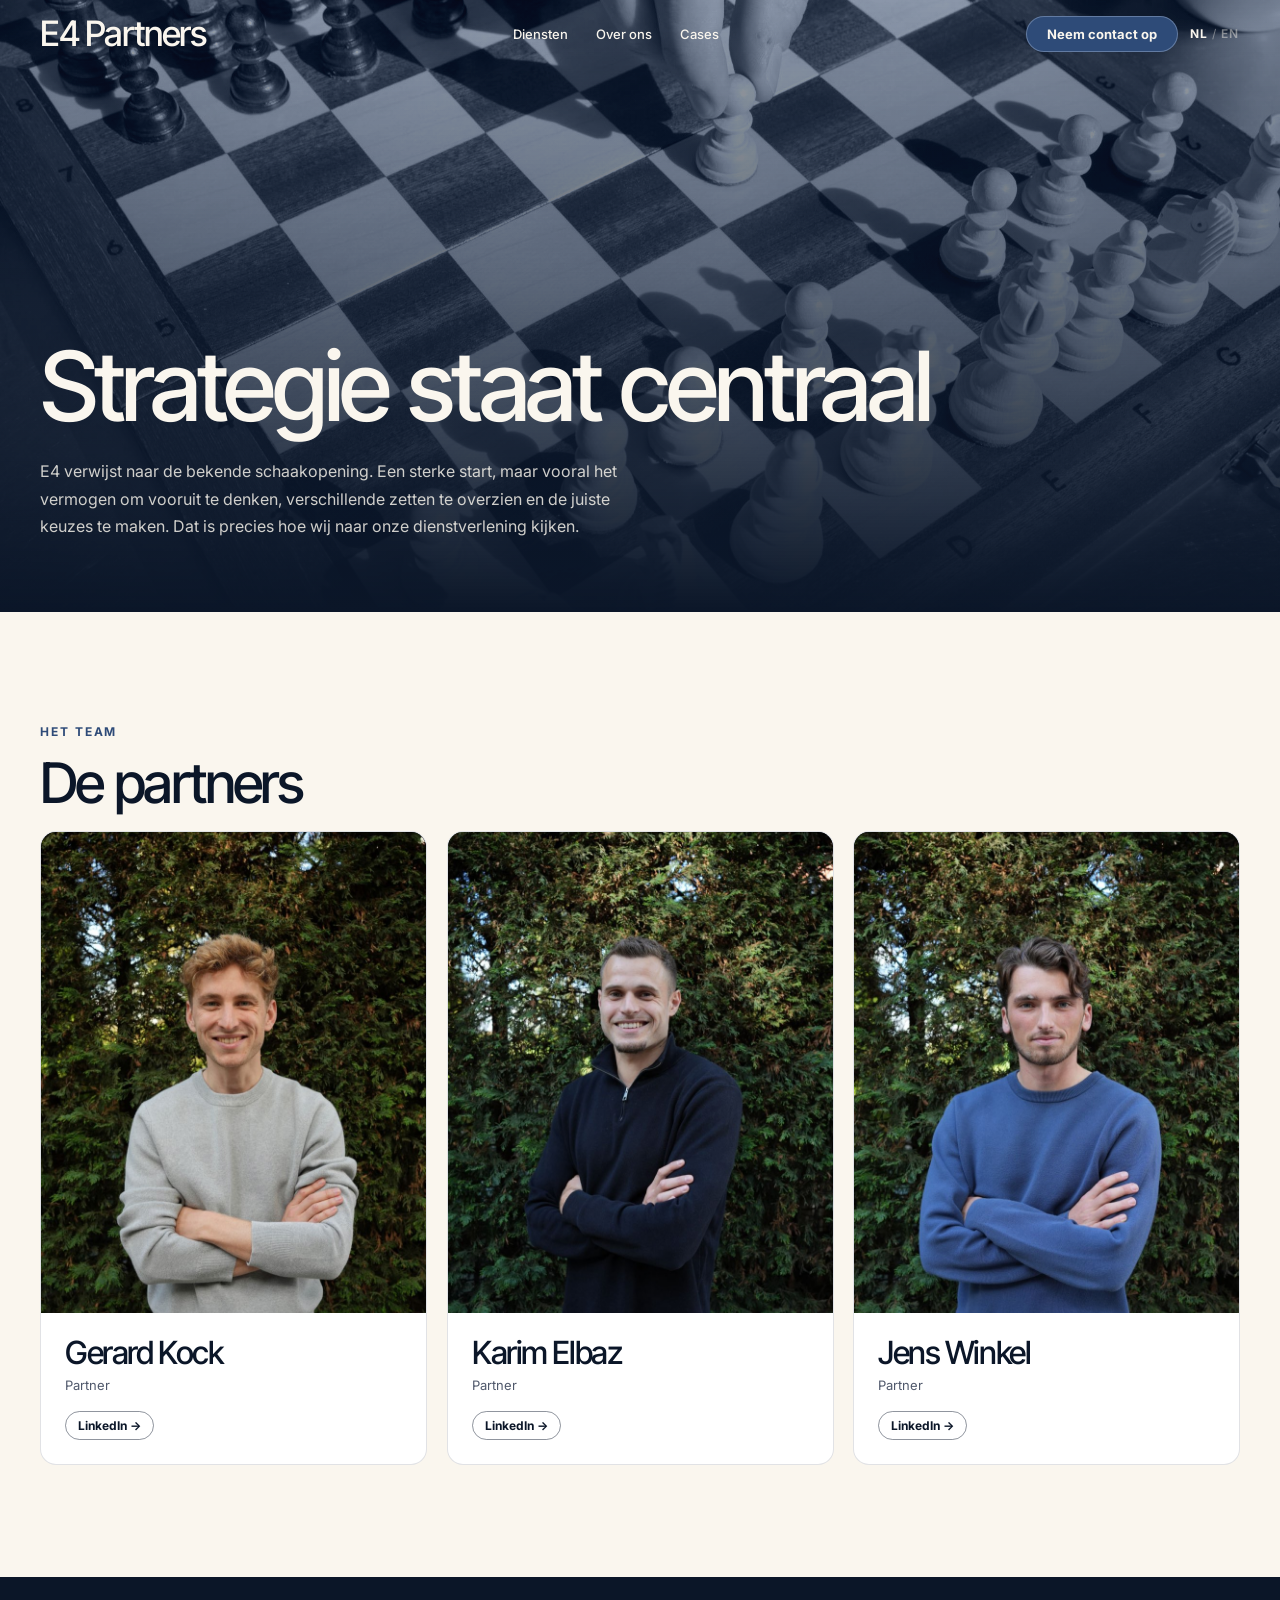
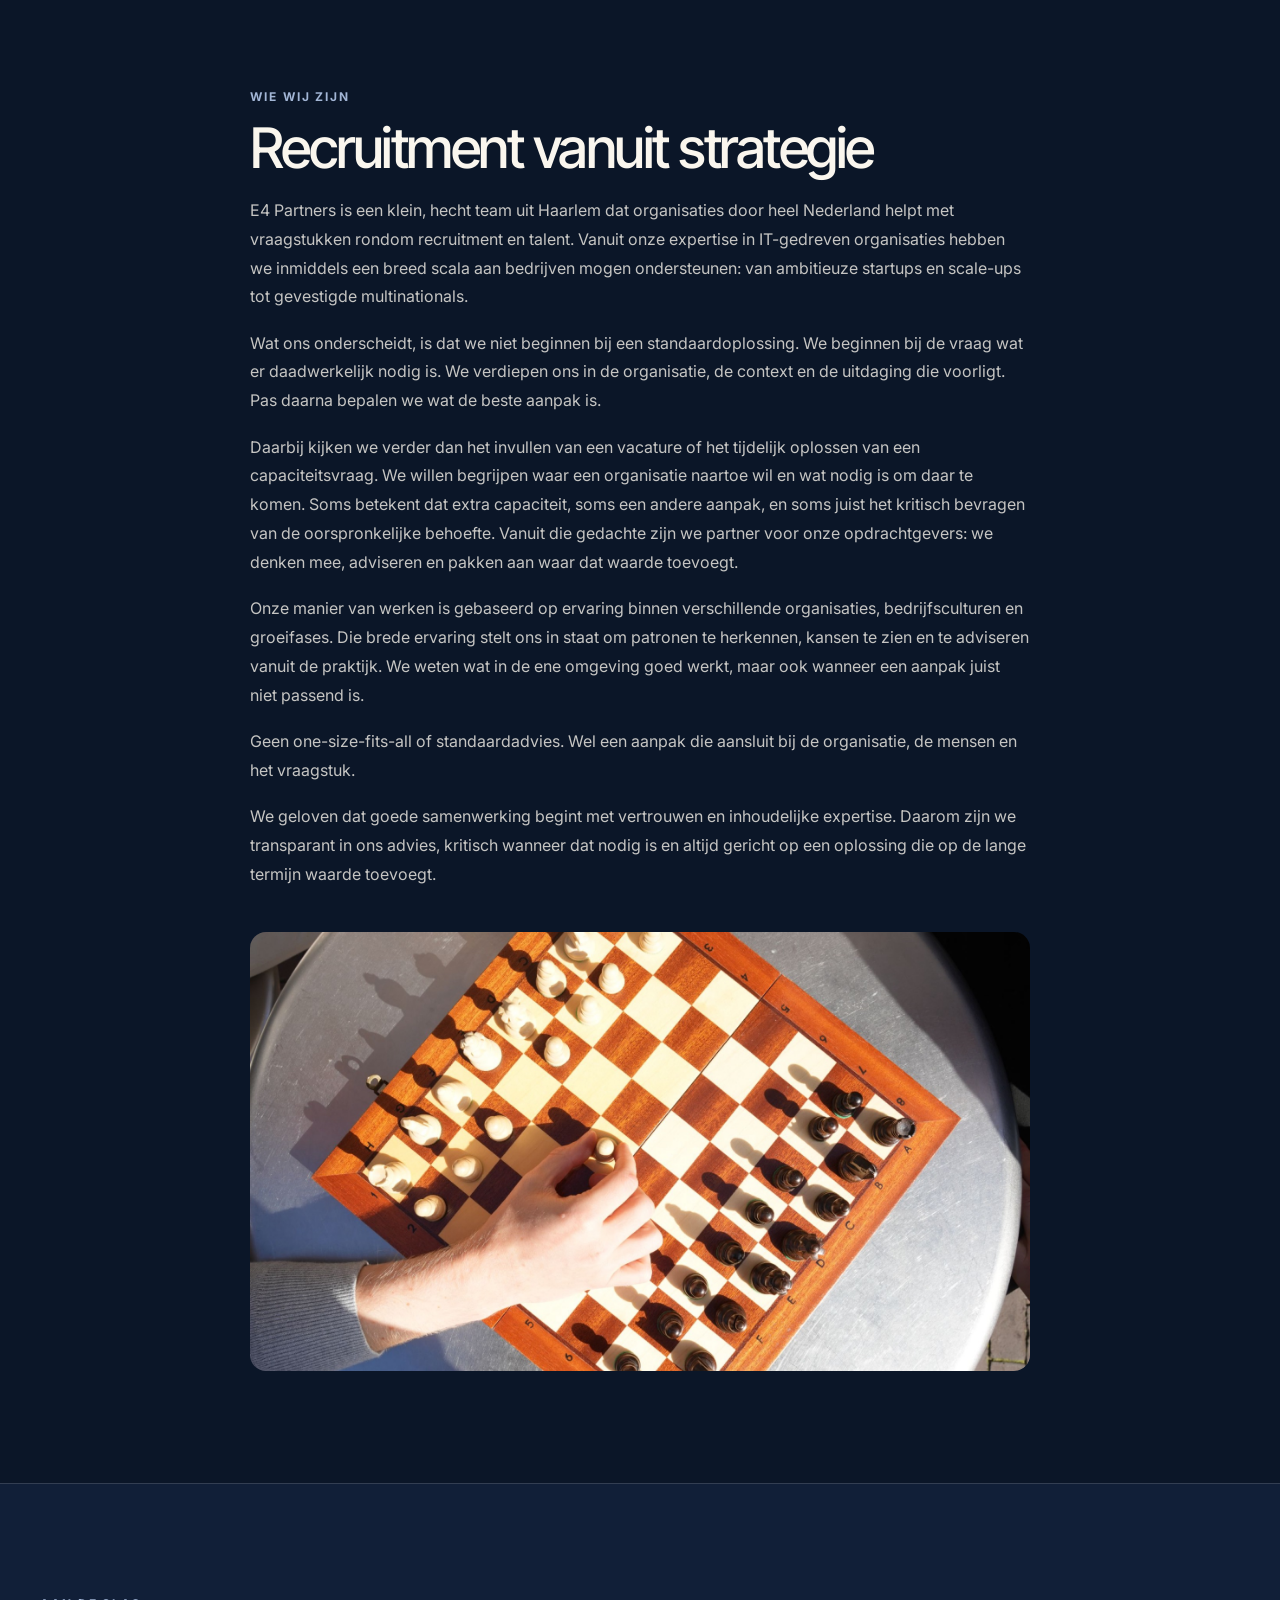
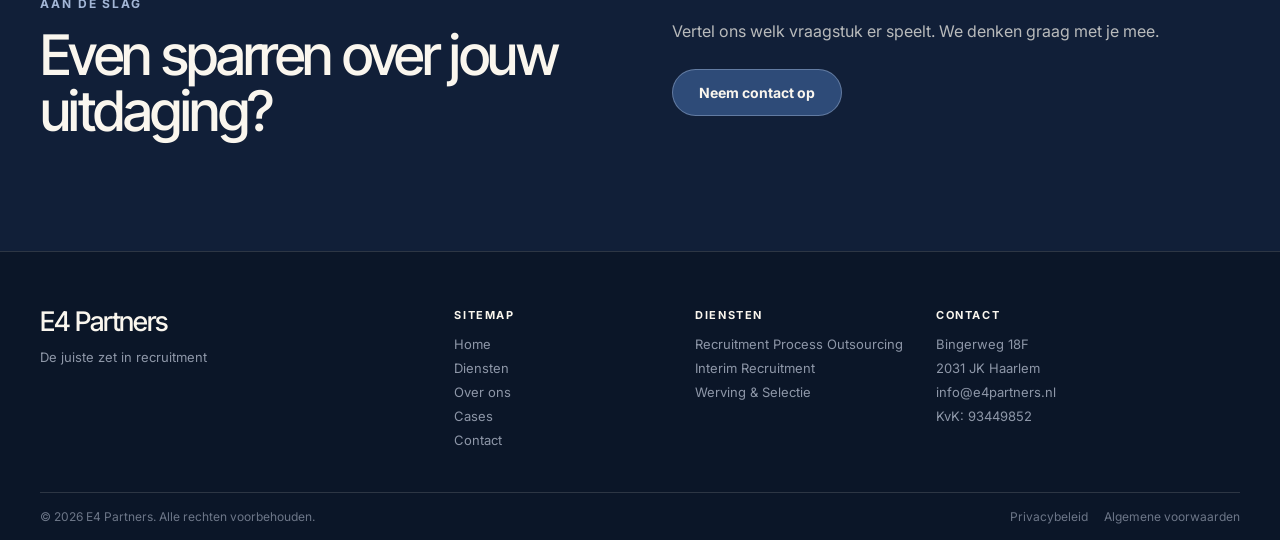
<file: over-ons/index.html>
<!DOCTYPE html>
<html lang="nl">
<head>
<meta charset="UTF-8"/>
<meta name="viewport" content="width=device-width, initial-scale=1.0"/>
<title>Over ons | E4 Partners</title>
<meta name="description" data-nl="Maak kennis met E4 Partners: recruitmentspecialisten met strategie als uitgangspunt." data-en="Meet E4 Partners: recruitment specialists with strategy as our starting point." content="Maak kennis met E4 Partners: recruitmentspecialisten met strategie als uitgangspunt."/>
<meta property="og:type" content="website"/>
<meta property="og:title" content="Over ons | E4 Partners"/>
<meta property="og:description" content="Maak kennis met E4 Partners: recruitmentspecialisten met strategie als uitgangspunt."/>
<meta property="og:url" content="https://www.e4partners.nl/over-ons"/>
<meta property="og:locale" content="nl_NL"/>
<link rel="canonical" href="https://www.e4partners.nl/over-ons"/>
<meta property="og:image" content="https://www.e4partners.nl/assets/img/og-image.jpg"/>
<meta property="og:image:width" content="1200"/>
<meta property="og:image:height" content="630"/>
<meta name="twitter:card" content="summary_large_image"/>
<link rel="icon" type="image/png" sizes="32x32" href="../assets/img/favicon-32.png"/>
<link rel="icon" type="image/png" sizes="512x512" href="../assets/img/favicon-512.png"/>
<link rel="apple-touch-icon" href="../assets/img/apple-touch-icon.png"/>
<link rel="preconnect" href="https://fonts.googleapis.com"/>
<link rel="preconnect" href="https://fonts.gstatic.com" crossorigin/>
<link href="https://fonts.googleapis.com/css2?family=Inter+Tight:wght@500;700&family=Inter:wght@400;500;600;700&family=Noto+Sans+Symbols+2&display=swap" rel="stylesheet"/>
<link rel="stylesheet" href="../assets/css/styles.css?v=22259"/>
</head>
<body>

<!-- NAV -->
<nav id="nav">
  <a class="nav-logo" href="/">E4 Partners</a>
  <div class="nav-links">
    <a href="/diensten" data-nl="Diensten" data-en="Services">Diensten</a>
    <a href="/over-ons" data-nl="Over ons" data-en="About us">Over ons</a>
    <a href="/cases" data-nl="Cases" data-en="Cases">Cases</a>
  </div>
  <div class="nav-right">
    <a class="nav-cta" href="/contact" data-nl="Neem contact op" data-en="Get in touch">Neem contact op</a>
    <button class="lang-btn" id="langBtn" aria-label="Taal wisselen"></button>
    <button class="hamburger" id="hamburger" aria-label="Menu"><span></span><span></span><span></span></button>
  </div>
</nav>

<!-- MOBILE MENU -->
<div class="mobile-menu" id="mobileMenu">
  <button class="mobile-close" id="mobileClose" aria-label="Sluiten">&times;</button>
  <a href="/" data-nl="Home" data-en="Home">Home</a>
  <a href="/diensten" data-nl="Diensten" data-en="Services">Diensten</a>
  <a href="/over-ons" data-nl="Over ons" data-en="About us">Over ons</a>
  <a href="/cases" data-nl="Cases" data-en="Cases">Cases</a>
  <a href="/contact" data-nl="Contact" data-en="Contact">Contact</a>
</div>

<!-- DETAIL HERO -->
<section class="hero detail-hero">
  <div class="hero-bg"></div>
  <div class="hero-overlay"></div>
  <div class="hero-content">
    <h1 data-nl="Strategie staat centraal" data-en="Strategy comes first">Strategie staat centraal</h1>
    <p class="hero-sub" data-nl="E4 verwijst naar de bekende schaakopening. Een sterke start, maar vooral het vermogen om vooruit te denken, verschillende zetten te overzien en de juiste keuzes te maken. Dat is precies hoe wij naar onze dienstverlening kijken." data-en="E4 refers to the well-known chess opening. A strong start, but above all the ability to think ahead, consider possible moves and make the right choice. This is exactly how we look at recruitment.">E4 verwijst naar de bekende schaakopening. Een sterke start, maar vooral het vermogen om vooruit te denken, verschillende zetten te overzien en de juiste keuzes te maken. Dat is precies hoe wij naar onze dienstverlening kijken.</p>
  </div>
</section>

<!-- TEAM -->
<section class="team">
  <div class="section-label" data-nl="Het team" data-en="The team">Het team</div>
  <h2 data-nl="De partners" data-en="The partners">De partners</h2>
  <div class="team-grid">
    <div class="team-card">
      <div class="team-photo"><img loading="lazy" src="../assets/img/team-gerard-kock.jpg?v=2" alt="Gerard Kock"/></div>
      <div class="team-body">
        <div class="team-name">Gerard Kock</div>
        <div class="team-role" data-nl="Partner" data-en="Partner">Partner</div>
        <a class="team-link" href="https://www.linkedin.com/in/gerard-kock/" target="_blank" rel="noopener">LinkedIn &rarr;</a>
      </div>
    </div>
    <div class="team-card">
      <div class="team-photo"><img loading="lazy" src="../assets/img/team-karim-elbaz.jpg?v=2" alt="Karim Elbaz"/></div>
      <div class="team-body">
        <div class="team-name">Karim Elbaz</div>
        <div class="team-role" data-nl="Partner" data-en="Partner">Partner</div>
        <a class="team-link" href="https://www.linkedin.com/in/karim-elbaz/" target="_blank" rel="noopener">LinkedIn &rarr;</a>
      </div>
    </div>
    <div class="team-card">
      <div class="team-photo"><img loading="lazy" src="../assets/img/team-jens-winkel.jpg?v=2" alt="Jens Winkel"/></div>
      <div class="team-body">
        <div class="team-name">Jens Winkel</div>
        <div class="team-role" data-nl="Partner" data-en="Partner">Partner</div>
        <a class="team-link" href="https://www.linkedin.com/in/jens-winkel/" target="_blank" rel="noopener">LinkedIn &rarr;</a>
      </div>
    </div>
  </div>
</section>

<!-- ABOUT BODY -->
<section class="about about-alt">
  <div class="about-left">
    <div class="about-label" data-nl="Wie wij zijn" data-en="Who we are">Wie wij zijn</div>
    <h2 data-nl="Recruitment vanuit strategie" data-en="Recruitment grounded in strategy">Recruitment vanuit strategie</h2>
    <div class="about-body">
      <p data-nl="E4 Partners is een klein, hecht team uit Haarlem dat organisaties door heel Nederland helpt met vraagstukken rondom recruitment en talent. Vanuit onze expertise in IT-gedreven organisaties hebben we inmiddels een breed scala aan bedrijven mogen ondersteunen: van ambitieuze startups en scale-ups tot gevestigde multinationals." data-en="E4 Partners is a small, close-knit team from Haarlem that helps organisations across the Netherlands with their recruitment challenges. With our deep understanding of IT-driven organisations, we have supported a wide range of companies: from ambitious start-ups and scale-ups to established multinationals.">E4 Partners is een klein, hecht team uit Haarlem dat organisaties door heel Nederland helpt met vraagstukken rondom recruitment en talent. Vanuit onze expertise in IT-gedreven organisaties hebben we inmiddels een breed scala aan bedrijven mogen ondersteunen: van ambitieuze startups en scale-ups tot gevestigde multinationals.</p>
      <p data-nl="Wat ons onderscheidt, is dat we niet beginnen bij een standaardoplossing. We beginnen bij de vraag wat er daadwerkelijk nodig is. We verdiepen ons in de organisatie, de context en de uitdaging die voorligt. Pas daarna bepalen we wat de beste aanpak is." data-en="What sets us apart is that we don't start from a single standard solution. We start with the question of what is actually needed. We dig into the organisation, the context and the challenge at hand. Only then do we decide what the best approach is.">Wat ons onderscheidt, is dat we niet beginnen bij een standaardoplossing. We beginnen bij de vraag wat er daadwerkelijk nodig is. We verdiepen ons in de organisatie, de context en de uitdaging die voorligt. Pas daarna bepalen we wat de beste aanpak is.</p>
      <p data-nl="Daarbij kijken we verder dan het invullen van een vacature of het tijdelijk oplossen van een capaciteitsvraag. We willen begrijpen waar een organisatie naartoe wil en wat nodig is om daar te komen. Soms betekent dat extra capaciteit, soms een andere aanpak, en soms juist het kritisch bevragen van de oorspronkelijke behoefte. Vanuit die gedachte zijn we partner voor onze opdrachtgevers: we denken mee, adviseren en pakken aan waar dat waarde toevoegt." data-en="In doing so we look beyond filling a vacancy or temporarily solving a capacity question. We want to understand where an organisation is heading and what it takes to get there. Sometimes that means extra capacity, sometimes a different approach, and sometimes questioning the original need. That's what makes us partners to our clients: we act as a sounding board, advise and roll up our sleeves wherever that adds value.">Daarbij kijken we verder dan het invullen van een vacature of het tijdelijk oplossen van een capaciteitsvraag. We willen begrijpen waar een organisatie naartoe wil en wat nodig is om daar te komen. Soms betekent dat extra capaciteit, soms een andere aanpak, en soms juist het kritisch bevragen van de oorspronkelijke behoefte. Vanuit die gedachte zijn we partner voor onze opdrachtgevers: we denken mee, adviseren en pakken aan waar dat waarde toevoegt.</p>
      <p data-nl="Onze manier van werken is gebaseerd op ervaring binnen verschillende organisaties, bedrijfsculturen en groeifases. Die brede ervaring stelt ons in staat om patronen te herkennen, kansen te zien en te adviseren vanuit de praktijk. We weten wat in de ene omgeving goed werkt, maar ook wanneer een aanpak juist niet passend is." data-en="The way we work is built on experience across different organisations, company cultures and growth stages. That breadth lets us recognise patterns, spot opportunities and advise from practice. We know what works well in one environment, and also when an approach simply doesn't fit.">Onze manier van werken is gebaseerd op ervaring binnen verschillende organisaties, bedrijfsculturen en groeifases. Die brede ervaring stelt ons in staat om patronen te herkennen, kansen te zien en te adviseren vanuit de praktijk. We weten wat in de ene omgeving goed werkt, maar ook wanneer een aanpak juist niet passend is.</p>
      <p data-nl="Geen one-size-fits-all of standaardadvies. Wel een aanpak die aansluit bij de organisatie, de mensen en het vraagstuk." data-en="No one-size-fits-all, no off-the-shelf advice. Instead an approach that fits the organisation, the people and the question at hand.">Geen one-size-fits-all of standaardadvies. Wel een aanpak die aansluit bij de organisatie, de mensen en het vraagstuk.</p>
      <p data-nl="We geloven dat goede samenwerking begint met vertrouwen en inhoudelijke expertise. Daarom zijn we transparant in ons advies, kritisch wanneer dat nodig is en altijd gericht op een oplossing die op de lange termijn waarde toevoegt." data-en="We believe good collaboration starts with trust and real expertise. So we are transparent in our advice, critical when that is needed, and always aimed at a solution that adds value in the long run.">We geloven dat goede samenwerking begint met vertrouwen en inhoudelijke expertise. Daarom zijn we transparant in ons advies, kritisch wanneer dat nodig is en altijd gericht op een oplossing die op de lange termijn waarde toevoegt.</p>
    </div>
  </div>
  <div class="about-photo"><img loading="lazy" src="../assets/img/over-ons-foto.jpg?v=3" alt=""/></div>
</section>

<!-- CTA -->
<section class="cta">
  <div class="cta-left">
    <div class="cta-label" data-nl="Aan de slag" data-en="Get started">Aan de slag</div>
    <h2 data-nl="Even sparren over jouw uitdaging?" data-en="Want to chat about your challenge?">Even sparren over jouw uitdaging?</h2>
  </div>
  <div class="cta-right">
    <p class="cta-body" data-nl="Vertel ons welk vraagstuk er speelt. We denken graag met je mee." data-en="Tell us what challenge you are facing. We'd love to think along.">Vertel ons welk vraagstuk er speelt. We denken graag met je mee.</p>
    <a class="btn-primary" href="/contact" data-nl="Neem contact op" data-en="Get in touch">Neem contact op</a>
  </div>
</section>

<!-- FOOTER -->
<footer>
  <div class="footer-grid">
    <div class="footer-brand footer-col">
      <div class="footer-brand-logo">E4 Partners</div>
      <div class="footer-tagline" data-nl="De juiste zet in recruitment" data-en="The right move in recruitment">De juiste zet in recruitment</div>
    </div>
    <div class="footer-col">
      <h4 data-nl="Sitemap" data-en="Sitemap">Sitemap</h4>
      <a href="/" data-nl="Home" data-en="Home">Home</a><a href="/diensten" data-nl="Diensten" data-en="Services">Diensten</a><a href="/over-ons" data-nl="Over ons" data-en="About us">Over ons</a><a href="/cases" data-nl="Cases" data-en="Cases">Cases</a><a href="/contact" data-nl="Contact" data-en="Contact">Contact</a>
    </div>
    <div class="footer-col">
      <h4 data-nl="Diensten" data-en="Services">Diensten</h4>
      <a href="/diensten/recruitment-process-outsourcing" data-nl="Recruitment Process Outsourcing" data-en="Recruitment Process Outsourcing">Recruitment Process Outsourcing</a><a href="/diensten/interim-recruitment" data-nl="Interim Recruitment" data-en="Interim Recruitment">Interim Recruitment</a><a href="/diensten/werving-selectie" data-nl="Werving &amp; Selectie" data-en="Permanent Recruitment">Werving &amp; Selectie</a>
    </div>
    <div class="footer-col">
      <h4 data-nl="Contact" data-en="Contact">Contact</h4>
      <span>Bingerweg 18F</span><span>2031 JK Haarlem</span>
      <a href="mailto:info@e4partners.nl">info@e4partners.nl</a>
      <span data-nl="KvK: 93449852" data-en="CoC: 93449852">KvK: 93449852</span>
    </div>
  </div>
  <div class="footer-bottom">
    <span data-nl="&copy; 2026 E4 Partners. Alle rechten voorbehouden." data-en="&copy; 2026 E4 Partners. All rights reserved.">&copy; 2026 E4 Partners. Alle rechten voorbehouden.</span>
    <div class="footer-bottom-right"><a href="/privacybeleid" data-nl="Privacybeleid" data-en="Privacy policy">Privacybeleid</a><a href="/algemene-voorwaarden" data-nl="Algemene voorwaarden" data-en="Terms &amp; conditions">Algemene voorwaarden</a></div>
  </div>
</footer>

<script src="../assets/js/main.js?v=22259"></script>

</body>
</html>
</file>
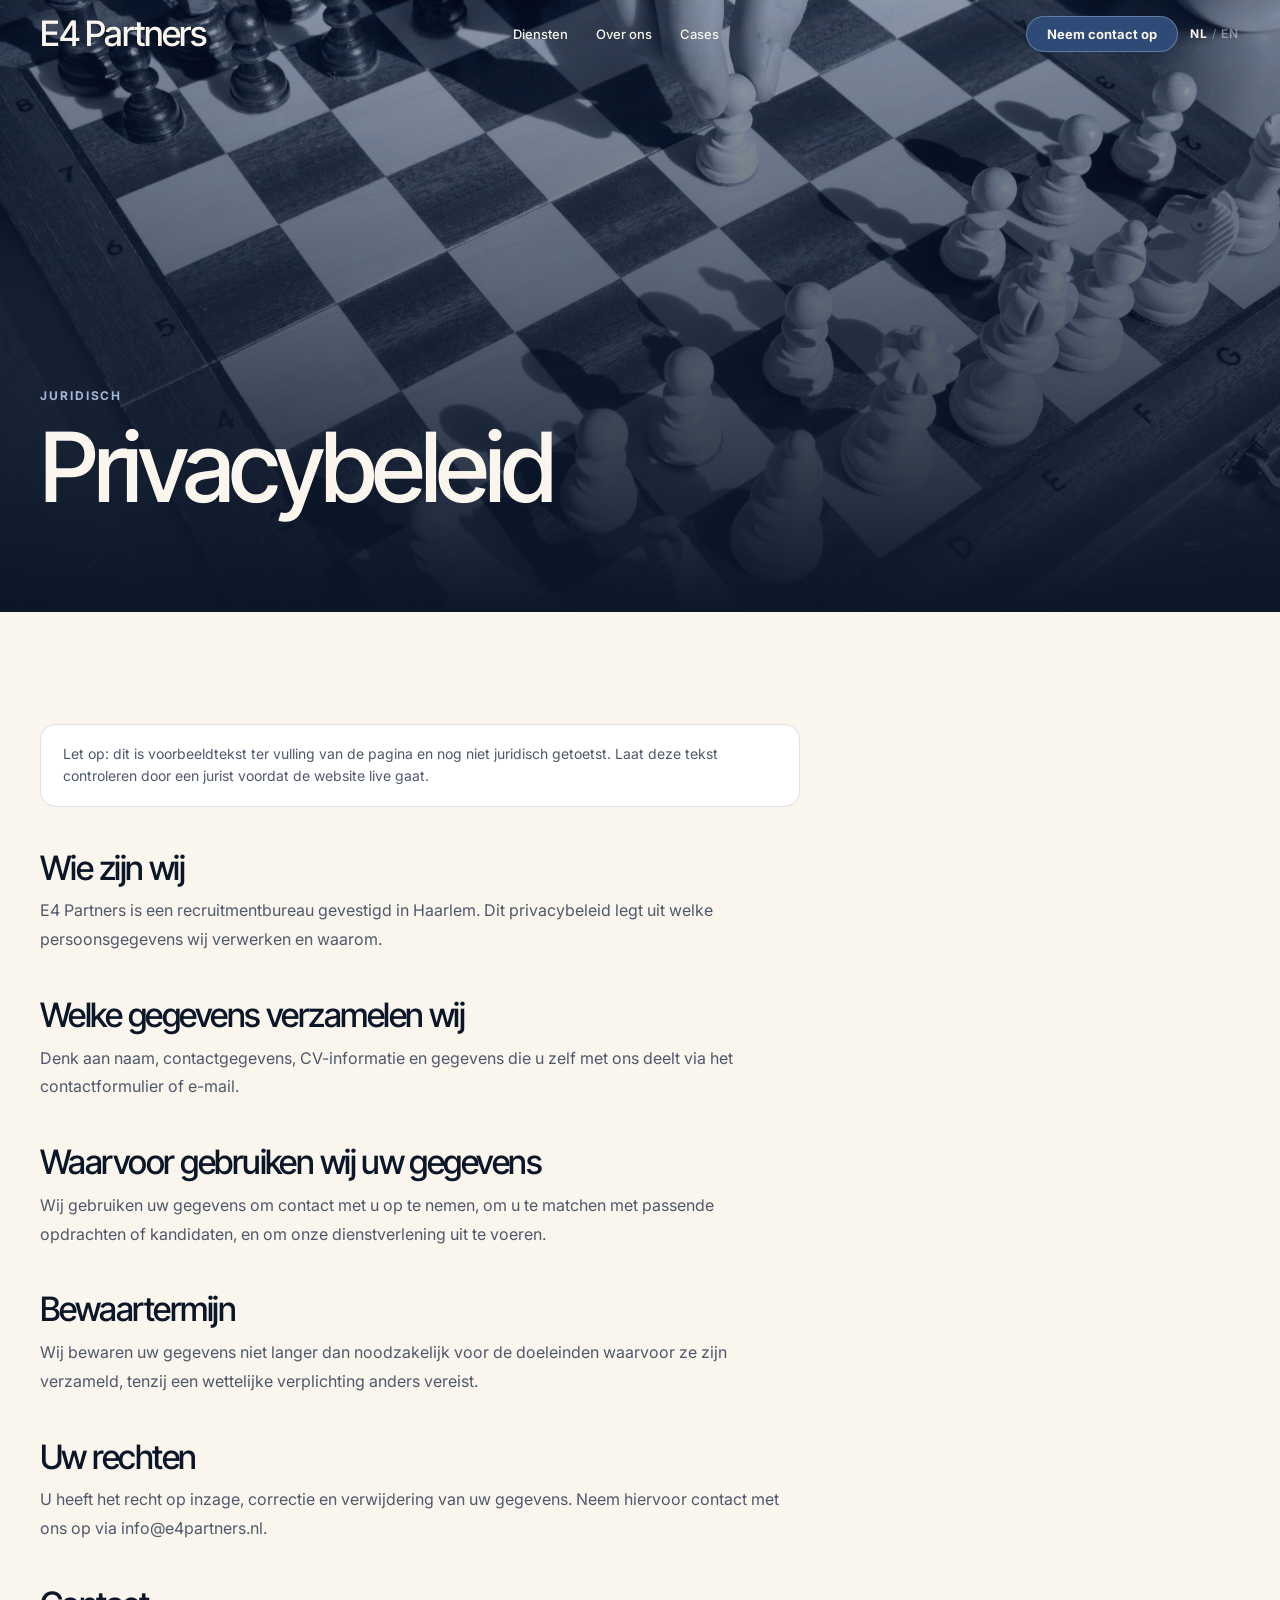
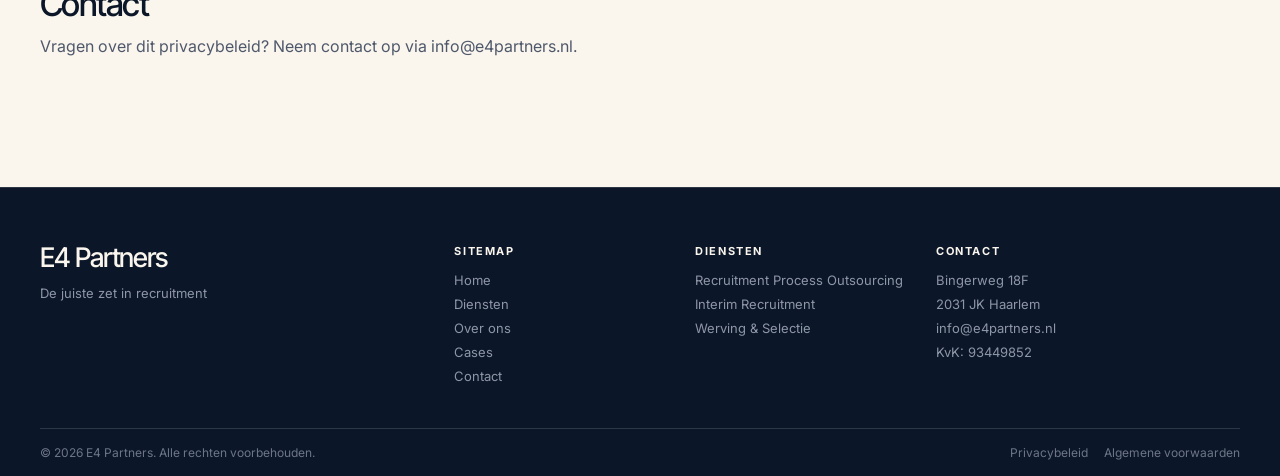
<file: privacybeleid/index.html>
<!DOCTYPE html>
<html lang="nl">
<head>
<meta charset="UTF-8"/>
<meta name="viewport" content="width=device-width, initial-scale=1.0"/>
<title>Privacybeleid | E4 Partners</title>
<meta name="description" data-nl="Privacybeleid van E4 Partners." data-en="Privacy policy of E4 Partners." content="Privacybeleid van E4 Partners."/>
<meta property="og:type" content="website"/>
<meta property="og:title" content="Privacybeleid | E4 Partners"/>
<meta property="og:description" content="Privacybeleid van E4 Partners."/>
<meta property="og:url" content="https://www.e4partners.nl/privacybeleid"/>
<meta property="og:locale" content="nl_NL"/>
<link rel="canonical" href="https://www.e4partners.nl/privacybeleid"/>
<meta property="og:image" content="https://www.e4partners.nl/assets/img/og-image.jpg"/>
<meta property="og:image:width" content="1200"/>
<meta property="og:image:height" content="630"/>
<meta name="twitter:card" content="summary_large_image"/>
<meta name="robots" content="noindex"/>
<link rel="icon" type="image/png" sizes="32x32" href="../assets/img/favicon-32.png"/>
<link rel="icon" type="image/png" sizes="512x512" href="../assets/img/favicon-512.png"/>
<link rel="apple-touch-icon" href="../assets/img/apple-touch-icon.png"/>
<link rel="preconnect" href="https://fonts.googleapis.com"/>
<link rel="preconnect" href="https://fonts.gstatic.com" crossorigin/>
<link href="https://fonts.googleapis.com/css2?family=Inter+Tight:wght@500;700&family=Inter:wght@400;500;600;700&family=Noto+Sans+Symbols+2&display=swap" rel="stylesheet"/>
<link rel="stylesheet" href="../assets/css/styles.css?v=22259"/>
</head>
<body>

<!-- NAV -->
<nav id="nav">
  <a class="nav-logo" href="/">E4 Partners</a>
  <div class="nav-links">
    <a href="/diensten" data-nl="Diensten" data-en="Services">Diensten</a>
    <a href="/over-ons" data-nl="Over ons" data-en="About us">Over ons</a>
    <a href="/cases" data-nl="Cases" data-en="Cases">Cases</a>
  </div>
  <div class="nav-right">
    <a class="nav-cta" href="/contact" data-nl="Neem contact op" data-en="Get in touch">Neem contact op</a>
    <button class="lang-btn" id="langBtn" aria-label="Taal wisselen"></button>
    <button class="hamburger" id="hamburger" aria-label="Menu"><span></span><span></span><span></span></button>
  </div>
</nav>

<!-- MOBILE MENU -->
<div class="mobile-menu" id="mobileMenu">
  <button class="mobile-close" id="mobileClose" aria-label="Sluiten">&times;</button>
  <a href="/" data-nl="Home" data-en="Home">Home</a>
  <a href="/diensten" data-nl="Diensten" data-en="Services">Diensten</a>
  <a href="/over-ons" data-nl="Over ons" data-en="About us">Over ons</a>
  <a href="/cases" data-nl="Cases" data-en="Cases">Cases</a>
  <a href="/contact" data-nl="Contact" data-en="Contact">Contact</a>
</div>

<!-- DETAIL HERO -->
<section class="hero detail-hero">
  <div class="hero-bg"></div>
  <div class="hero-overlay"></div>
  <div class="hero-content">
    <div class="hero-label" data-nl="Juridisch" data-en="Legal">Juridisch</div>
    <h1 data-nl="Privacybeleid" data-en="Privacy policy">Privacybeleid</h1>
  </div>
</section>

<!-- LEGAL CONTENT -->
<section class="legal-content">
  <div class="notice-banner" data-nl="Let op: dit is voorbeeldtekst ter vulling van de pagina en nog niet juridisch getoetst. Laat deze tekst controleren door een jurist voordat de website live gaat." data-en="Note: this is placeholder text to fill the page and has not yet been legally reviewed. Have this text checked by a lawyer before the website goes live.">Let op: dit is voorbeeldtekst ter vulling van de pagina en nog niet juridisch getoetst. Laat deze tekst controleren door een jurist voordat de website live gaat.</div>

  <h2 data-nl="Wie zijn wij" data-en="Who we are">Wie zijn wij</h2>
  <p data-nl="E4 Partners is een recruitmentbureau gevestigd in Haarlem. Dit privacybeleid legt uit welke persoonsgegevens wij verwerken en waarom." data-en="E4 Partners is a recruitment agency based in Haarlem. This privacy policy explains which personal data we process and why.">E4 Partners is een recruitmentbureau gevestigd in Haarlem. Dit privacybeleid legt uit welke persoonsgegevens wij verwerken en waarom.</p>

  <h2 data-nl="Welke gegevens verzamelen wij" data-en="What data we collect">Welke gegevens verzamelen wij</h2>
  <p data-nl="Denk aan naam, contactgegevens, CV-informatie en gegevens die u zelf met ons deelt via het contactformulier of e-mail." data-en="This includes name, contact details, CV information and data you share with us directly via the contact form or email.">Denk aan naam, contactgegevens, CV-informatie en gegevens die u zelf met ons deelt via het contactformulier of e-mail.</p>

  <h2 data-nl="Waarvoor gebruiken wij uw gegevens" data-en="What we use your data for">Waarvoor gebruiken wij uw gegevens</h2>
  <p data-nl="Wij gebruiken uw gegevens om contact met u op te nemen, om u te matchen met passende opdrachten of kandidaten, en om onze dienstverlening uit te voeren." data-en="We use your data to contact you, to match you with suitable assignments or candidates, and to carry out our services.">Wij gebruiken uw gegevens om contact met u op te nemen, om u te matchen met passende opdrachten of kandidaten, en om onze dienstverlening uit te voeren.</p>

  <h2 data-nl="Bewaartermijn" data-en="Retention period">Bewaartermijn</h2>
  <p data-nl="Wij bewaren uw gegevens niet langer dan noodzakelijk voor de doeleinden waarvoor ze zijn verzameld, tenzij een wettelijke verplichting anders vereist." data-en="We do not retain your data longer than necessary for the purposes for which it was collected, unless a legal obligation requires otherwise.">Wij bewaren uw gegevens niet langer dan noodzakelijk voor de doeleinden waarvoor ze zijn verzameld, tenzij een wettelijke verplichting anders vereist.</p>

  <h2 data-nl="Uw rechten" data-en="Your rights">Uw rechten</h2>
  <p data-nl="U heeft het recht op inzage, correctie en verwijdering van uw gegevens. Neem hiervoor contact met ons op via info@e4partners.nl." data-en="You have the right to access, correct and delete your data. Please contact us at info@e4partners.nl to exercise these rights.">U heeft het recht op inzage, correctie en verwijdering van uw gegevens. Neem hiervoor contact met ons op via info@e4partners.nl.</p>

  <h2 data-nl="Contact" data-en="Contact">Contact</h2>
  <p data-nl="Vragen over dit privacybeleid? Neem contact op via info@e4partners.nl." data-en="Questions about this privacy policy? Get in touch via info@e4partners.nl.">Vragen over dit privacybeleid? Neem contact op via info@e4partners.nl.</p>
</section>

<!-- FOOTER -->
<footer>
  <div class="footer-grid">
    <div class="footer-brand footer-col">
      <div class="footer-brand-logo">E4 Partners</div>
      <div class="footer-tagline" data-nl="De juiste zet in recruitment" data-en="The right move in recruitment">De juiste zet in recruitment</div>
    </div>
    <div class="footer-col">
      <h4 data-nl="Sitemap" data-en="Sitemap">Sitemap</h4>
      <a href="/" data-nl="Home" data-en="Home">Home</a><a href="/diensten" data-nl="Diensten" data-en="Services">Diensten</a><a href="/over-ons" data-nl="Over ons" data-en="About us">Over ons</a><a href="/cases" data-nl="Cases" data-en="Cases">Cases</a><a href="/contact" data-nl="Contact" data-en="Contact">Contact</a>
    </div>
    <div class="footer-col">
      <h4 data-nl="Diensten" data-en="Services">Diensten</h4>
      <a href="/diensten/recruitment-process-outsourcing" data-nl="Recruitment Process Outsourcing" data-en="Recruitment Process Outsourcing">Recruitment Process Outsourcing</a><a href="/diensten/interim-recruitment" data-nl="Interim Recruitment" data-en="Interim Recruitment">Interim Recruitment</a><a href="/diensten/werving-selectie" data-nl="Werving &amp; Selectie" data-en="Permanent Recruitment">Werving &amp; Selectie</a>
    </div>
    <div class="footer-col">
      <h4 data-nl="Contact" data-en="Contact">Contact</h4>
      <span>Bingerweg 18F</span><span>2031 JK Haarlem</span>
      <a href="mailto:info@e4partners.nl">info@e4partners.nl</a>
      <span data-nl="KvK: 93449852" data-en="CoC: 93449852">KvK: 93449852</span>
    </div>
  </div>
  <div class="footer-bottom">
    <span data-nl="&copy; 2026 E4 Partners. Alle rechten voorbehouden." data-en="&copy; 2026 E4 Partners. All rights reserved.">&copy; 2026 E4 Partners. Alle rechten voorbehouden.</span>
    <div class="footer-bottom-right"><a href="/privacybeleid" data-nl="Privacybeleid" data-en="Privacy policy">Privacybeleid</a><a href="/algemene-voorwaarden" data-nl="Algemene voorwaarden" data-en="Terms &amp; conditions">Algemene voorwaarden</a></div>
  </div>
</footer>

<script src="../assets/js/main.js?v=22259"></script>

</body>
</html>
</file>
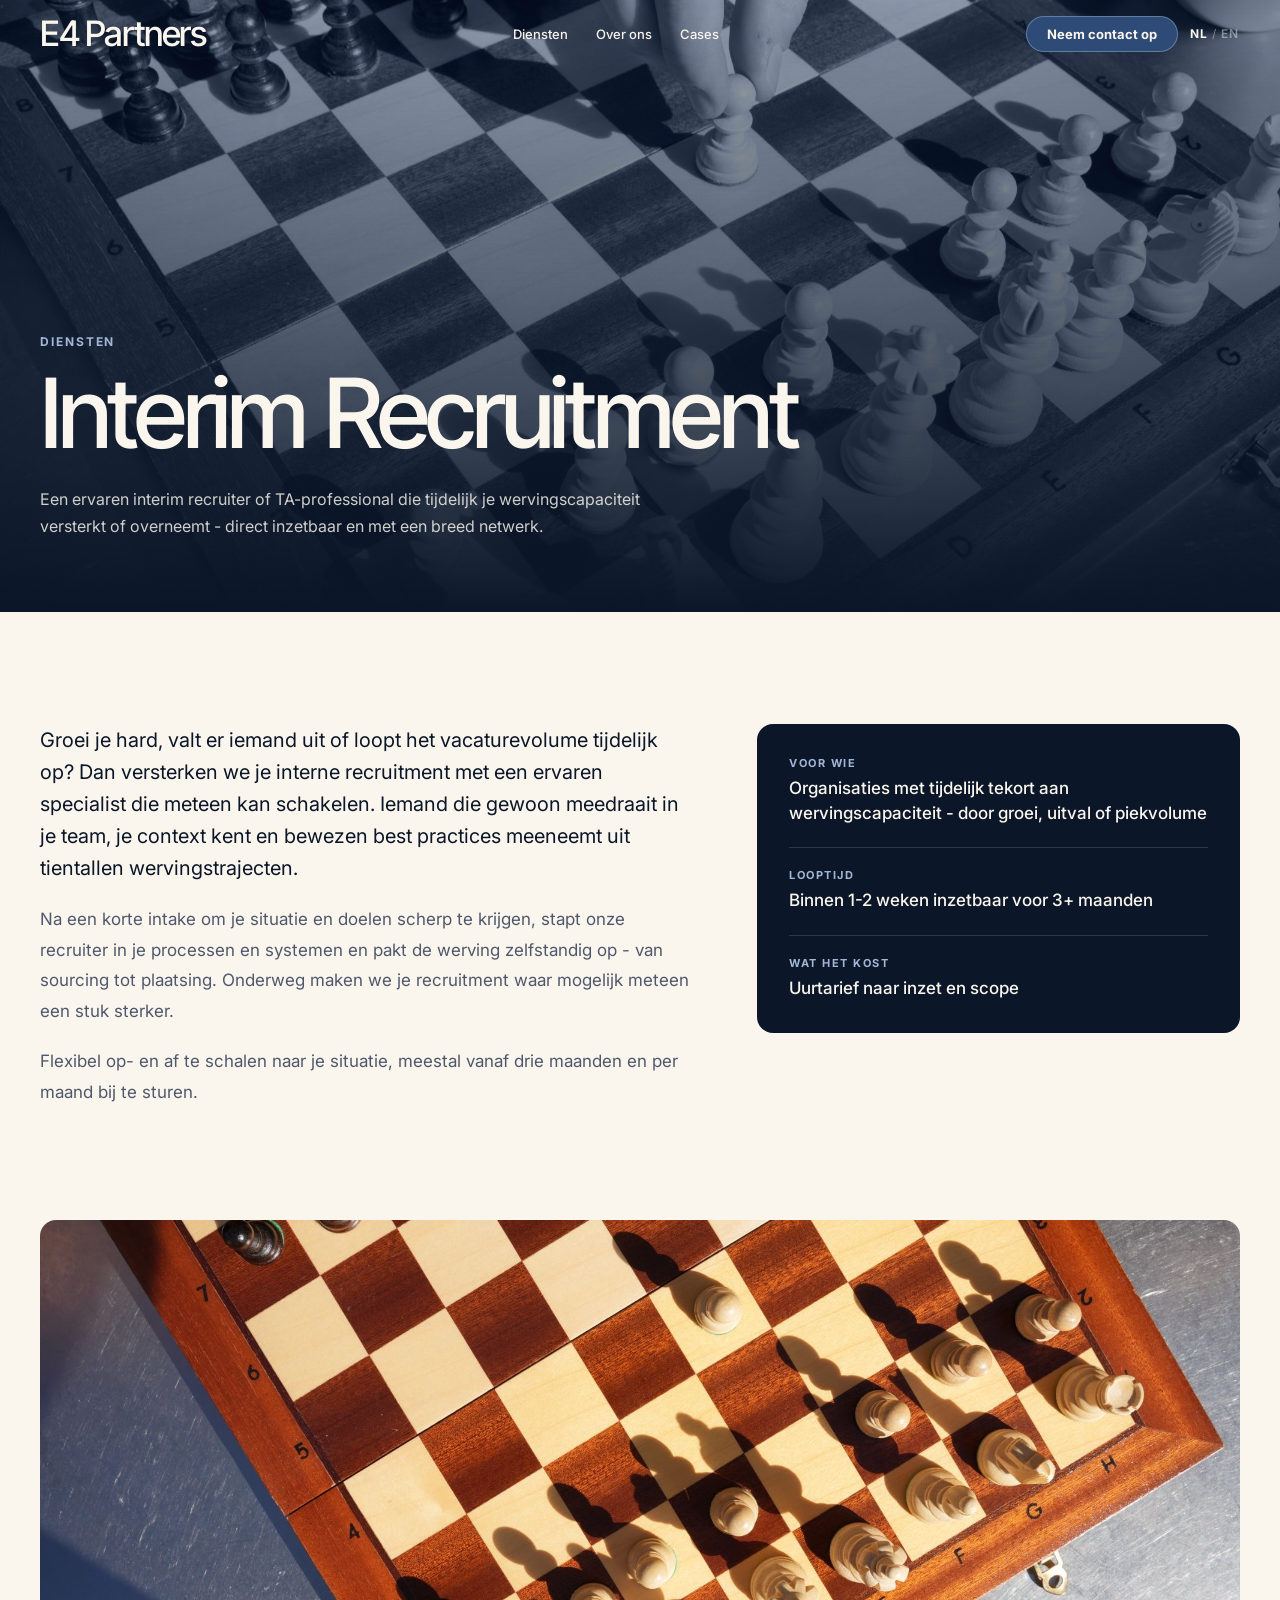
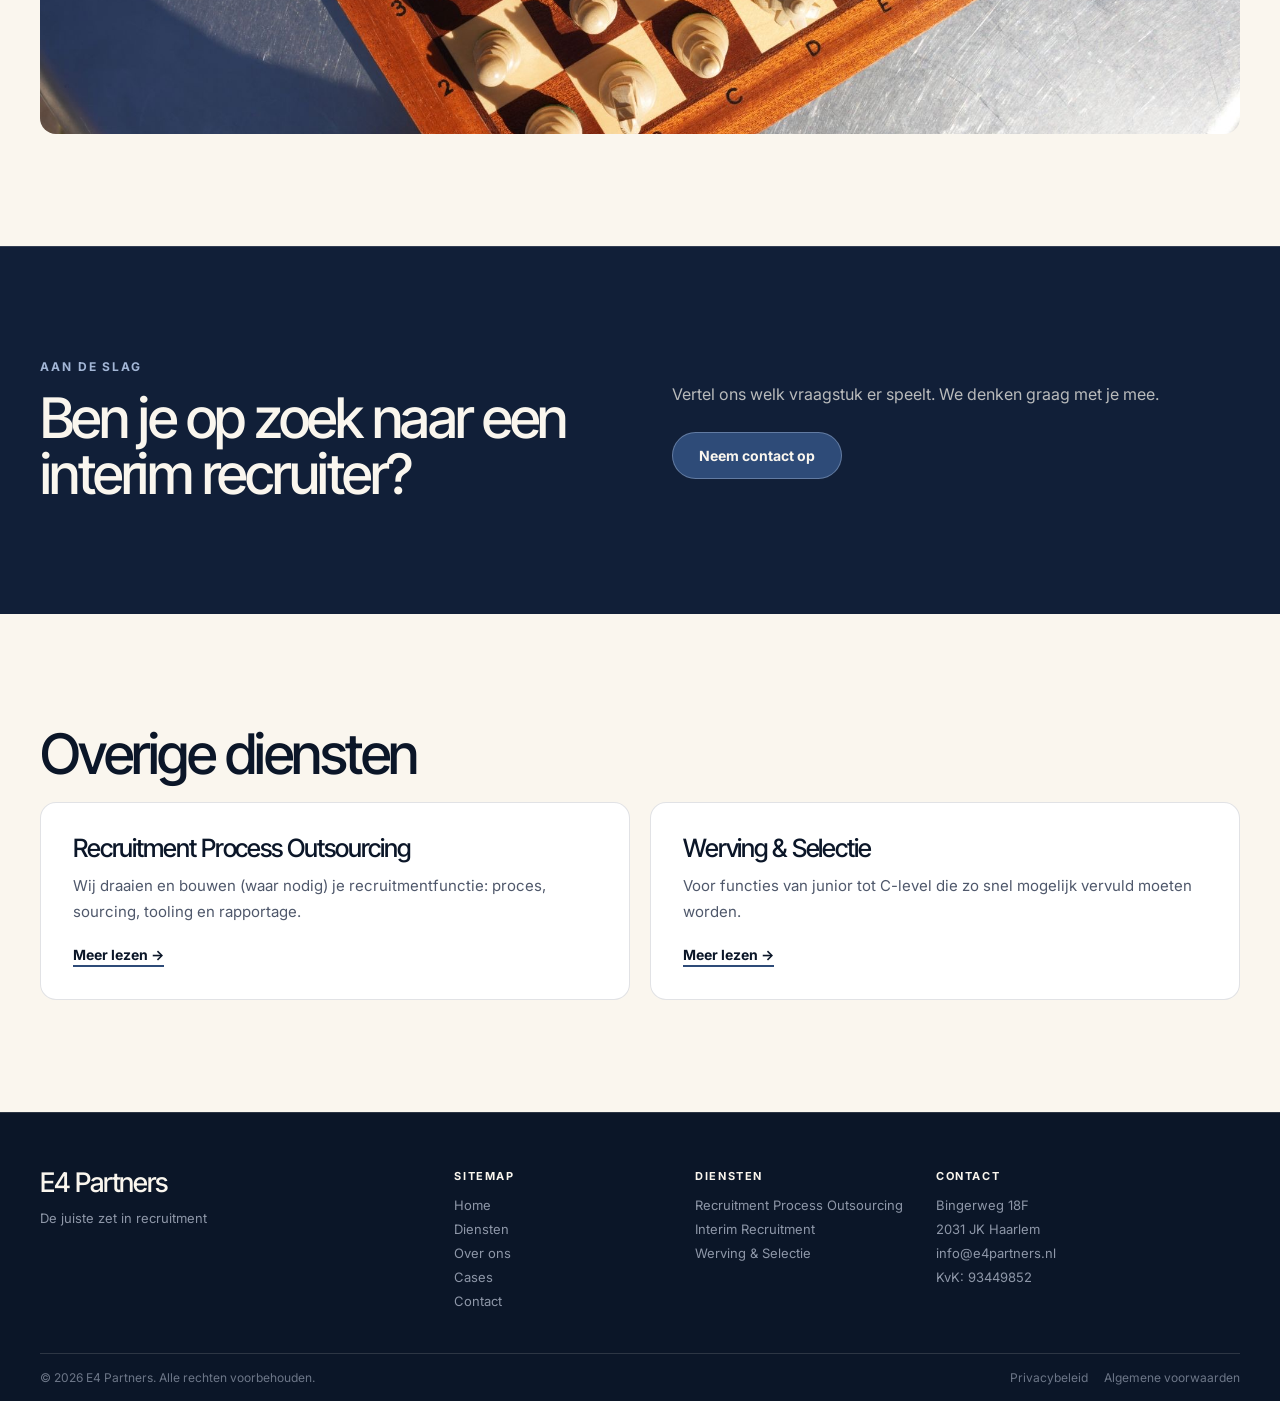
<file: diensten/interim-recruitment/index.html>
<!DOCTYPE html>
<html lang="nl">
<head>
<meta charset="UTF-8"/>
<meta name="viewport" content="width=device-width, initial-scale=1.0"/>
<title>Interim Recruitment | E4 Partners</title>
<meta name="description" data-nl="Een ervaren recruiter die direct instapt in je team: bij een wervingspiek, verlof of een project." data-en="An experienced recruiter who slots straight into your team: for a hiring peak, leave or a project." content="Een ervaren recruiter die direct instapt in je team: bij een wervingspiek, verlof of een project."/>
<meta property="og:type" content="website"/>
<meta property="og:title" content="Interim Recruitment | E4 Partners"/>
<meta property="og:description" content="Een ervaren recruiter die direct instapt in je team: bij een wervingspiek, verlof of een project."/>
<meta property="og:url" content="https://www.e4partners.nl/diensten/interim-recruitment"/>
<meta property="og:locale" content="nl_NL"/>
<link rel="canonical" href="https://www.e4partners.nl/diensten/interim-recruitment"/>
<meta property="og:image" content="https://www.e4partners.nl/assets/img/og-image.jpg"/>
<meta property="og:image:width" content="1200"/>
<meta property="og:image:height" content="630"/>
<meta name="twitter:card" content="summary_large_image"/>
<link rel="icon" type="image/png" sizes="32x32" href="../../assets/img/favicon-32.png"/>
<link rel="icon" type="image/png" sizes="512x512" href="../../assets/img/favicon-512.png"/>
<link rel="apple-touch-icon" href="../../assets/img/apple-touch-icon.png"/>
<link rel="preconnect" href="https://fonts.googleapis.com"/>
<link rel="preconnect" href="https://fonts.gstatic.com" crossorigin/>
<link href="https://fonts.googleapis.com/css2?family=Inter+Tight:wght@500;700&family=Inter:wght@400;500;600;700&family=Noto+Sans+Symbols+2&display=swap" rel="stylesheet"/>
<link rel="stylesheet" href="../../assets/css/styles.css?v=22259"/>
</head>
<body>

<!-- NAV -->
<nav id="nav">
  <a class="nav-logo" href="/">E4 Partners</a>
  <div class="nav-links">
    <a href="/diensten" data-nl="Diensten" data-en="Services">Diensten</a>
    <a href="/over-ons" data-nl="Over ons" data-en="About us">Over ons</a>
    <a href="/cases" data-nl="Cases" data-en="Cases">Cases</a>
  </div>
  <div class="nav-right">
    <a class="nav-cta" href="/contact" data-nl="Neem contact op" data-en="Get in touch">Neem contact op</a>
    <button class="lang-btn" id="langBtn" aria-label="Taal wisselen"></button>
    <button class="hamburger" id="hamburger" aria-label="Menu"><span></span><span></span><span></span></button>
  </div>
</nav>

<!-- MOBILE MENU -->
<div class="mobile-menu" id="mobileMenu">
  <button class="mobile-close" id="mobileClose" aria-label="Sluiten">&times;</button>
  <a href="/" data-nl="Home" data-en="Home">Home</a>
  <a href="/diensten" data-nl="Diensten" data-en="Services">Diensten</a>
  <a href="/over-ons" data-nl="Over ons" data-en="About us">Over ons</a>
  <a href="/cases" data-nl="Cases" data-en="Cases">Cases</a>
  <a href="/contact" data-nl="Contact" data-en="Contact">Contact</a>
</div>

<!-- DETAIL HERO -->
<section class="hero detail-hero">
  <div class="hero-bg"></div>
  <div class="hero-overlay"></div>
  <div class="hero-content">
    <div class="hero-label" data-nl="Diensten" data-en="Services">Diensten</div>
    <h1 data-nl="Interim Recruitment" data-en="Interim Recruitment">Interim Recruitment</h1>
    <p class="hero-sub" data-nl="Een ervaren interim recruiter of TA-professional die tijdelijk je wervingscapaciteit versterkt of overneemt - direct inzetbaar en met een breed netwerk." data-en="An experienced interim recruiter who temporarily strengthens or takes over your hiring capacity.">Een ervaren interim recruiter of TA-professional die tijdelijk je wervingscapaciteit versterkt of overneemt - direct inzetbaar en met een breed netwerk.</p>
  </div>
</section>

<!-- DETAIL BODY -->
<section class="detail-body">
  <div class="detail-text">
    <p data-nl="Groei je hard, valt er iemand uit of loopt het vacaturevolume tijdelijk op? Dan versterken we je interne recruitment met een ervaren specialist die meteen kan schakelen. Iemand die gewoon meedraait in je team, je context kent en bewezen best practices meeneemt uit tientallen wervingstrajecten." data-en="Are you growing fast, is someone on leave, or do you have a temporary need for extra hiring capacity? We reinforce your internal recruitment team with an experienced specialist who can hit the ground running. We work as part of your team and bring best practices from dozens of hiring projects, along with an established network.">Groei je hard, valt er iemand uit of loopt het vacaturevolume tijdelijk op? Dan versterken we je interne recruitment met een ervaren specialist die meteen kan schakelen. Iemand die gewoon meedraait in je team, je context kent en bewezen best practices meeneemt uit tientallen wervingstrajecten.</p>
    <p data-nl="Na een korte intake om je situatie en doelen scherp te krijgen, stapt onze recruiter in je processen en systemen en pakt de werving zelfstandig op - van sourcing tot plaatsing. Onderweg maken we je recruitment waar mogelijk meteen een stuk sterker." data-en="After an intake, we define your challenge and formulate the desired outcome. Our recruiter can integrate with your way of working or work independently on the defined project.">Na een korte intake om je situatie en doelen scherp te krijgen, stapt onze recruiter in je processen en systemen en pakt de werving zelfstandig op - van sourcing tot plaatsing. Onderweg maken we je recruitment waar mogelijk meteen een stuk sterker.</p>
    <p data-nl="Flexibel op- en af te schalen naar je situatie, meestal vanaf drie maanden en per maand bij te sturen." data-en="Depending on the service required, interim recruitment is intended as a temporary solution: typically from three months up to a longer period, or until the desired result is achieved.">Flexibel op- en af te schalen naar je situatie, meestal vanaf drie maanden en per maand bij te sturen.</p>
  </div>
  <div class="info-card">
    <div class="info-row">
      <h4 data-nl="Voor wie" data-en="Who it's for">Voor wie</h4>
      <p data-nl="Organisaties met tijdelijk tekort aan wervingscapaciteit - door groei, uitval of piekvolume" data-en="Organisations with a temporary shortage of hiring capacity - due to growth, absence or a spike in hiring">Organisaties met tijdelijk tekort aan wervingscapaciteit - door groei, uitval of piekvolume</p>
    </div>
    <div class="info-row">
      <h4 data-nl="Looptijd" data-en="Duration">Looptijd</h4>
      <p data-nl="Binnen 1-2 weken inzetbaar voor 3+ maanden" data-en="Available within 1-2 weeks, for 3+ months">Binnen 1-2 weken inzetbaar voor 3+ maanden</p>
    </div>
    <div class="info-row">
      <h4 data-nl="Wat het kost" data-en="What it costs">Wat het kost</h4>
      <p data-nl="Uurtarief naar inzet en scope" data-en="Hourly rate based on deployment and scope">Uurtarief naar inzet en scope</p>
    </div>
  </div>
</section>

<!-- FOTO -->
<section class="section-photo on-light">
  <img loading="lazy" src="../../assets/img/dienst-2.jpg?v=4" alt=""/>
</section>

<!-- CTA -->
<section class="cta">
  <div class="cta-left">
    <div class="cta-label" data-nl="Aan de slag" data-en="Get started">Aan de slag</div>
    <h2 data-nl="Ben je op zoek naar een interim recruiter?" data-en="Are you looking for an interim recruiter?">Ben je op zoek naar een interim recruiter?</h2>
  </div>
  <div class="cta-right">
    <p class="cta-body" data-nl="Vertel ons welk vraagstuk er speelt. We denken graag met je mee." data-en="Tell us what challenge you are facing. We'd love to think along.">Vertel ons welk vraagstuk er speelt. We denken graag met je mee.</p>
    <a class="btn-primary" href="/contact" data-nl="Neem contact op" data-en="Get in touch">Neem contact op</a>
  </div>
</section>

<!-- RELATED SERVICES -->
<section class="related-services">
  <h2 data-nl="Overige diensten" data-en="Other services">Overige diensten</h2>
  <div class="related-grid">
    <div class="service-card" data-num="1">
      <div class="sc-top">
        <h3>Recruitment Process Outsourcing</h3>
        <p data-nl="Wij draaien en bouwen (waar nodig) je recruitmentfunctie: proces, sourcing, tooling en rapportage." data-en="We run and, where needed, build your recruitment function: process, sourcing, tooling and reporting.">Wij draaien en bouwen (waar nodig) je recruitmentfunctie: proces, sourcing, tooling en rapportage.</p>
      </div>
      <a href="/diensten/recruitment-process-outsourcing" data-nl="Meer lezen &rarr;" data-en="Read more &rarr;">Meer lezen &rarr;</a>
    </div>
  
    <div class="service-card" data-num="2">
      <div class="sc-top">
        <h3 data-nl="Werving &amp; Selectie" data-en="Permanent Recruitment">Werving &amp; Selectie</h3>
        <p data-nl="Voor functies van junior tot C-level die zo snel mogelijk vervuld moeten worden." data-en="For roles from junior to C-level that need filling as quickly as possible.">Voor functies van junior tot C-level die zo snel mogelijk vervuld moeten worden.</p>
      </div>
      <a href="/diensten/werving-selectie" data-nl="Meer lezen &rarr;" data-en="Read more &rarr;">Meer lezen &rarr;</a>
    </div></div>
</section>

<!-- FOOTER -->
<footer>
  <div class="footer-grid">
    <div class="footer-brand footer-col">
      <div class="footer-brand-logo">E4 Partners</div>
      <div class="footer-tagline" data-nl="De juiste zet in recruitment" data-en="The right move in recruitment">De juiste zet in recruitment</div>
    </div>
    <div class="footer-col">
      <h4 data-nl="Sitemap" data-en="Sitemap">Sitemap</h4>
      <a href="/" data-nl="Home" data-en="Home">Home</a><a href="/diensten" data-nl="Diensten" data-en="Services">Diensten</a><a href="/over-ons" data-nl="Over ons" data-en="About us">Over ons</a><a href="/cases" data-nl="Cases" data-en="Cases">Cases</a><a href="/contact" data-nl="Contact" data-en="Contact">Contact</a>
    </div>
    <div class="footer-col">
      <h4 data-nl="Diensten" data-en="Services">Diensten</h4>
      <a href="/diensten/recruitment-process-outsourcing" data-nl="Recruitment Process Outsourcing" data-en="Recruitment Process Outsourcing">Recruitment Process Outsourcing</a><a href="/diensten/interim-recruitment" data-nl="Interim Recruitment" data-en="Interim Recruitment">Interim Recruitment</a><a href="/diensten/werving-selectie" data-nl="Werving &amp; Selectie" data-en="Permanent Recruitment">Werving &amp; Selectie</a>
    </div>
    <div class="footer-col">
      <h4 data-nl="Contact" data-en="Contact">Contact</h4>
      <span>Bingerweg 18F</span><span>2031 JK Haarlem</span>
      <a href="mailto:info@e4partners.nl">info@e4partners.nl</a>
      <span data-nl="KvK: 93449852" data-en="CoC: 93449852">KvK: 93449852</span>
    </div>
  </div>
  <div class="footer-bottom">
    <span data-nl="&copy; 2026 E4 Partners. Alle rechten voorbehouden." data-en="&copy; 2026 E4 Partners. All rights reserved.">&copy; 2026 E4 Partners. Alle rechten voorbehouden.</span>
    <div class="footer-bottom-right"><a href="/privacybeleid" data-nl="Privacybeleid" data-en="Privacy policy">Privacybeleid</a><a href="/algemene-voorwaarden" data-nl="Algemene voorwaarden" data-en="Terms &amp; conditions">Algemene voorwaarden</a></div>
  </div>
</footer>

<script src="../../assets/js/main.js?v=22259"></script>

</body>
</html>
</file>
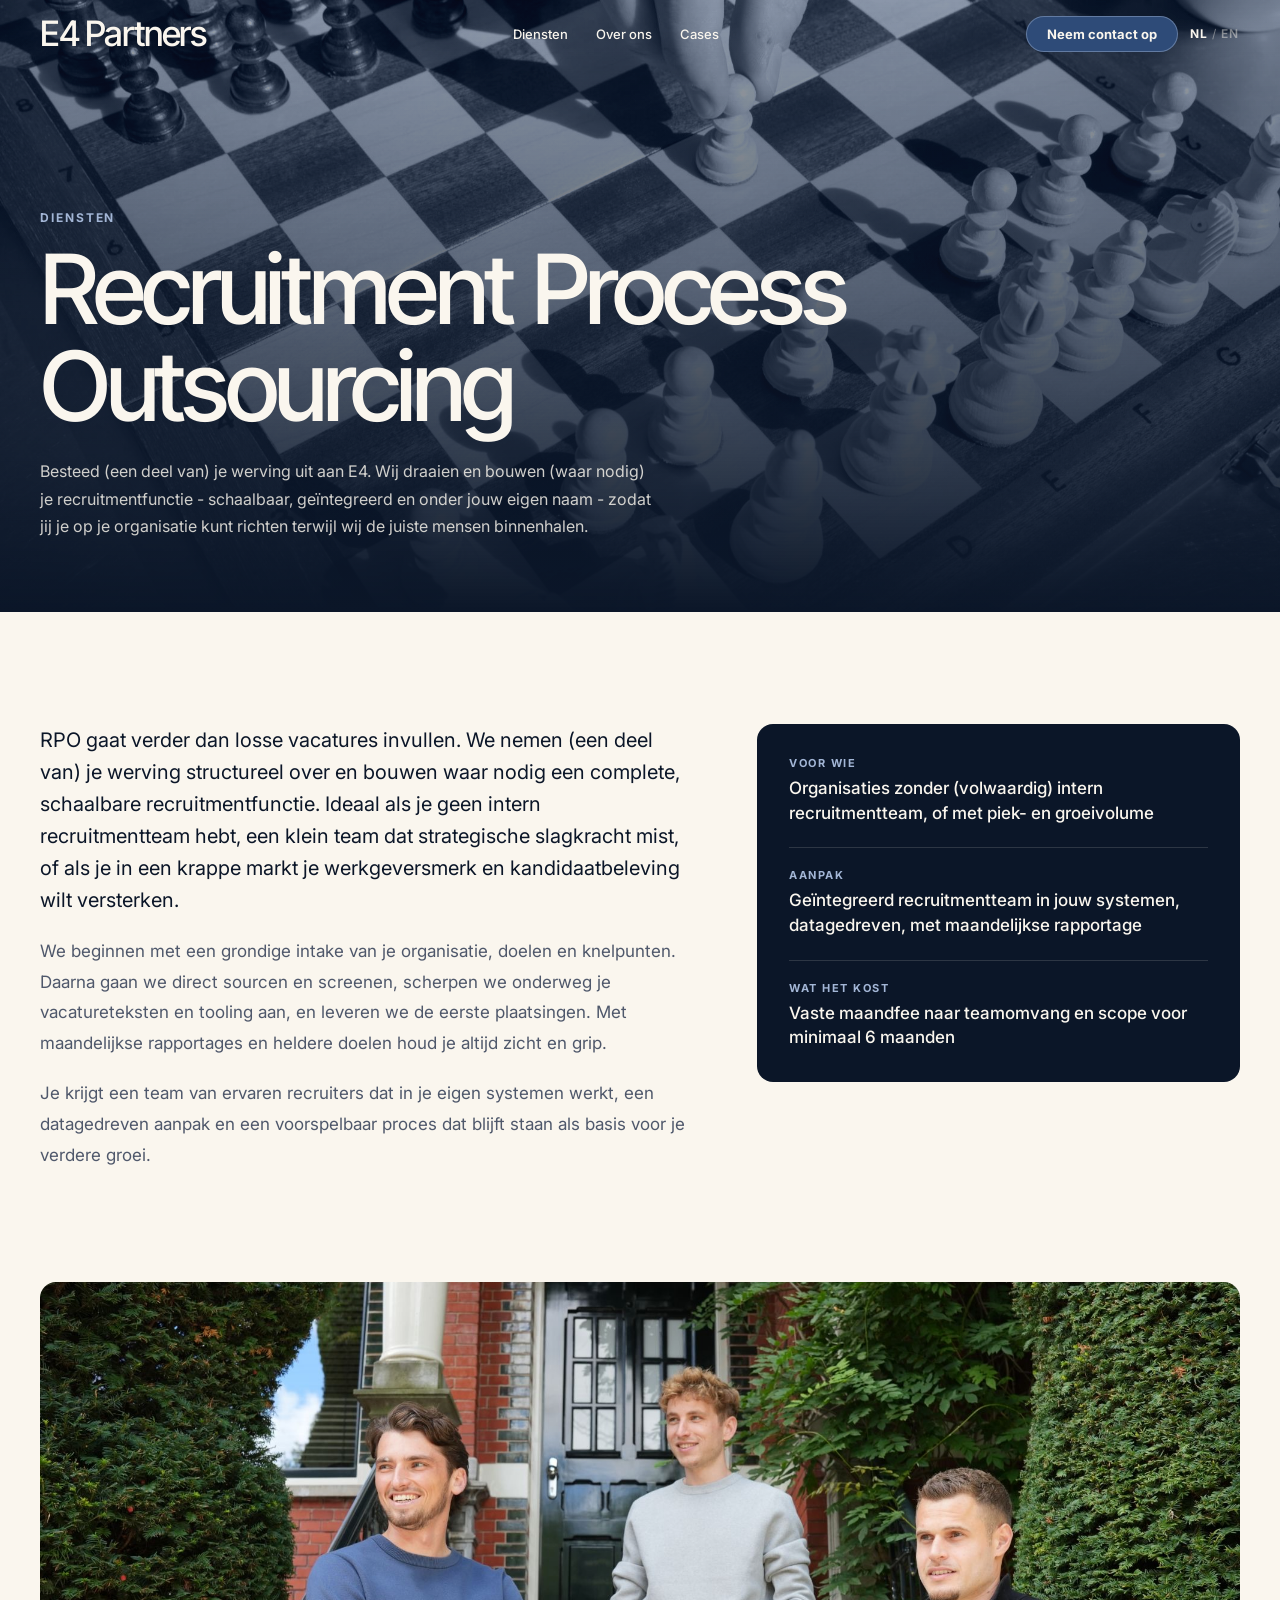
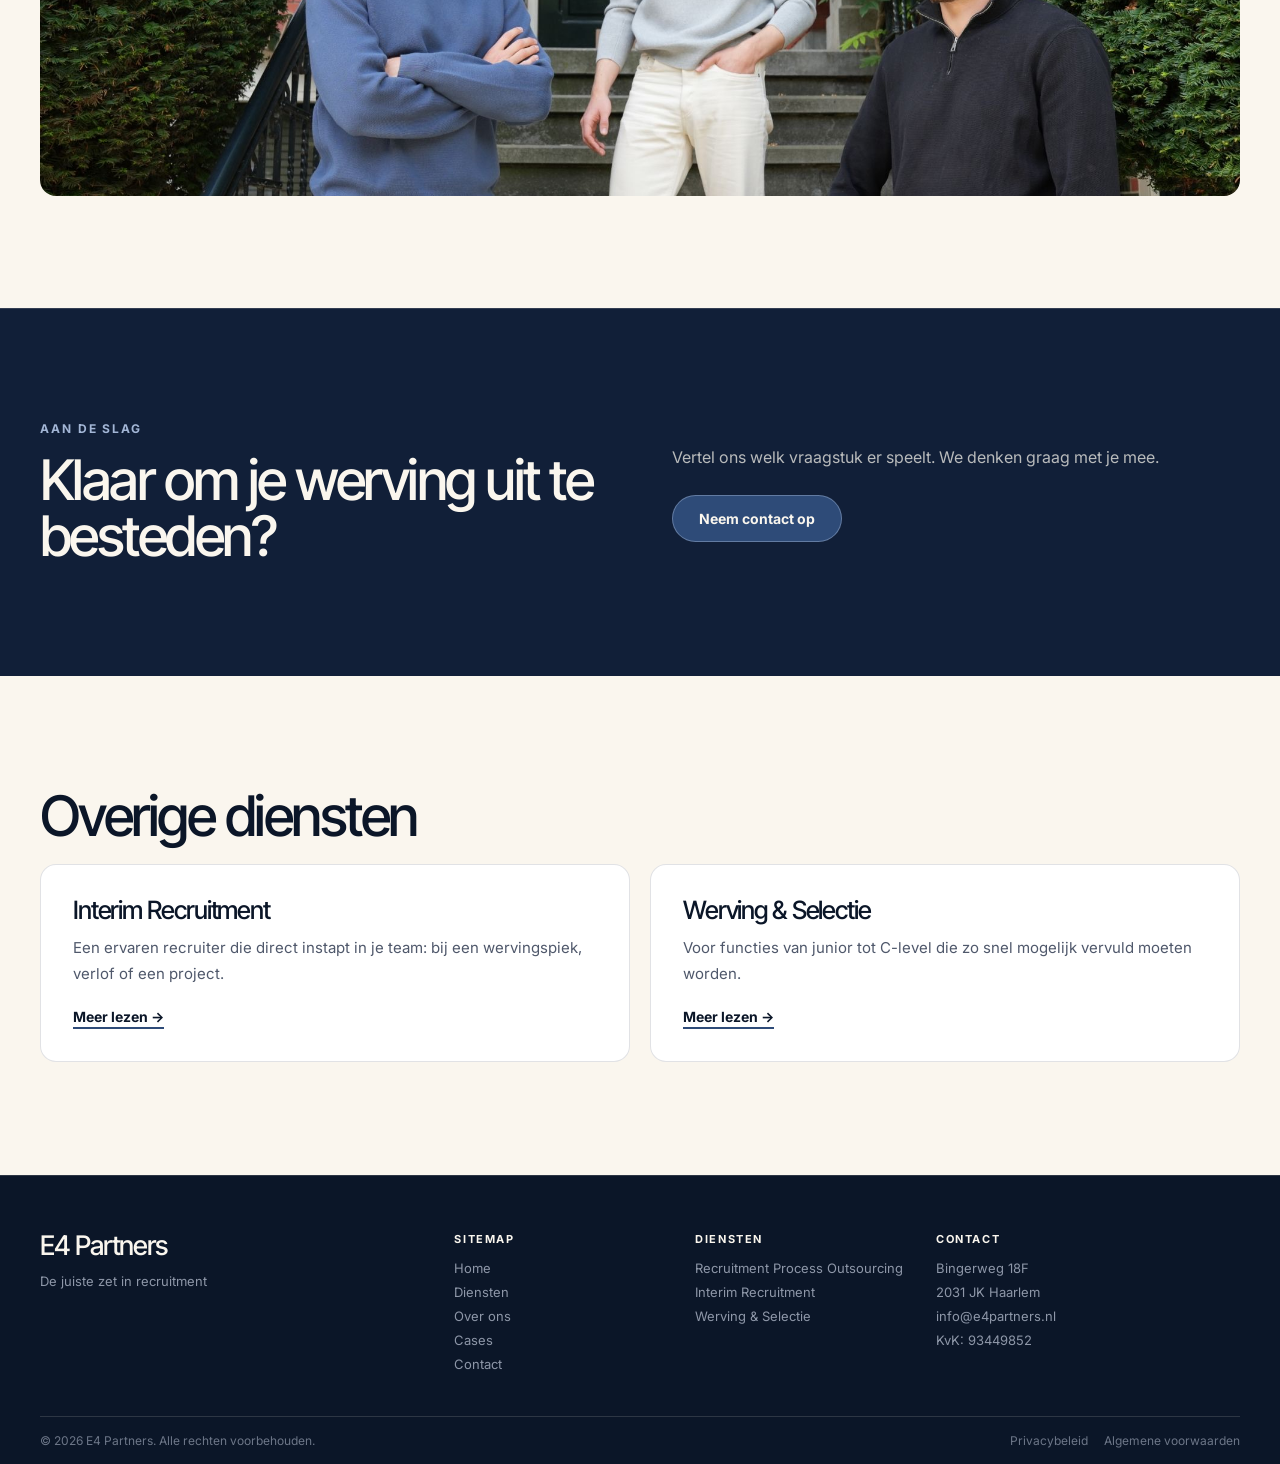
<file: diensten/recruitment-process-outsourcing/index.html>
<!DOCTYPE html>
<html lang="nl">
<head>
<meta charset="UTF-8"/>
<meta name="viewport" content="width=device-width, initial-scale=1.0"/>
<title>Recruitment Process Outsourcing | E4 Partners</title>
<meta name="description" data-nl="Wij draaien en bouwen (waar nodig) je recruitmentfunctie: schaalbaar, ge&iuml;ntegreerd in je organisatie en onder je eigen naam." data-en="We run and, where needed, build your recruitment function: scalable, embedded in your organisation and under your own name." content="Wij draaien en bouwen (waar nodig) je recruitmentfunctie: schaalbaar, ge&iuml;ntegreerd in je organisatie en onder je eigen naam."/>
<meta property="og:type" content="website"/>
<meta property="og:title" content="Recruitment Process Outsourcing | E4 Partners"/>
<meta property="og:description" content="Wij draaien en bouwen (waar nodig) je recruitmentfunctie: schaalbaar, ge&iuml;ntegreerd in je organisatie en onder je eigen naam."/>
<meta property="og:url" content="https://www.e4partners.nl/diensten/recruitment-process-outsourcing"/>
<meta property="og:locale" content="nl_NL"/>
<link rel="canonical" href="https://www.e4partners.nl/diensten/recruitment-process-outsourcing"/>
<meta property="og:image" content="https://www.e4partners.nl/assets/img/og-image.jpg"/>
<meta property="og:image:width" content="1200"/>
<meta property="og:image:height" content="630"/>
<meta name="twitter:card" content="summary_large_image"/>
<link rel="icon" type="image/png" sizes="32x32" href="../../assets/img/favicon-32.png"/>
<link rel="icon" type="image/png" sizes="512x512" href="../../assets/img/favicon-512.png"/>
<link rel="apple-touch-icon" href="../../assets/img/apple-touch-icon.png"/>
<link rel="preconnect" href="https://fonts.googleapis.com"/>
<link rel="preconnect" href="https://fonts.gstatic.com" crossorigin/>
<link href="https://fonts.googleapis.com/css2?family=Inter+Tight:wght@500;700&family=Inter:wght@400;500;600;700&family=Noto+Sans+Symbols+2&display=swap" rel="stylesheet"/>
<link rel="stylesheet" href="../../assets/css/styles.css?v=22259"/>
</head>
<body>

<!-- NAV -->
<nav id="nav">
  <a class="nav-logo" href="/">E4 Partners</a>
  <div class="nav-links">
    <a href="/diensten" data-nl="Diensten" data-en="Services">Diensten</a>
    <a href="/over-ons" data-nl="Over ons" data-en="About us">Over ons</a>
    <a href="/cases" data-nl="Cases" data-en="Cases">Cases</a>
  </div>
  <div class="nav-right">
    <a class="nav-cta" href="/contact" data-nl="Neem contact op" data-en="Get in touch">Neem contact op</a>
    <button class="lang-btn" id="langBtn" aria-label="Taal wisselen"></button>
    <button class="hamburger" id="hamburger" aria-label="Menu"><span></span><span></span><span></span></button>
  </div>
</nav>

<!-- MOBILE MENU -->
<div class="mobile-menu" id="mobileMenu">
  <button class="mobile-close" id="mobileClose" aria-label="Sluiten">&times;</button>
  <a href="/" data-nl="Home" data-en="Home">Home</a>
  <a href="/diensten" data-nl="Diensten" data-en="Services">Diensten</a>
  <a href="/over-ons" data-nl="Over ons" data-en="About us">Over ons</a>
  <a href="/cases" data-nl="Cases" data-en="Cases">Cases</a>
  <a href="/contact" data-nl="Contact" data-en="Contact">Contact</a>
</div>

<!-- DETAIL HERO -->
<section class="hero detail-hero">
  <div class="hero-bg"></div>
  <div class="hero-overlay"></div>
  <div class="hero-content">
    <div class="hero-label" data-nl="Diensten" data-en="Services">Diensten</div>
    <h1 data-nl="Recruitment Process Outsourcing" data-en="Recruitment Process Outsourcing">Recruitment Process Outsourcing</h1>
    <p class="hero-sub" data-nl="Besteed (een deel van) je werving uit aan E4. Wij draaien en bouwen (waar nodig) je recruitmentfunctie - schaalbaar, ge&iuml;ntegreerd en onder jouw eigen naam - zodat jij je op je organisatie kunt richten terwijl wij de juiste mensen binnenhalen." data-en="Hand some or all of your hiring over to E4. We run your recruitment function, and build it where needed: scalable, fully integrated and under your own name. That leaves you free to focus on your organisation while we bring in the right people.">Besteed (een deel van) je werving uit aan E4. Wij draaien en bouwen (waar nodig) je recruitmentfunctie - schaalbaar, ge&iuml;ntegreerd en onder jouw eigen naam - zodat jij je op je organisatie kunt richten terwijl wij de juiste mensen binnenhalen.</p>
  </div>
</section>

<!-- DETAIL BODY -->
<section class="detail-body">
  <div class="detail-text">
    <p data-nl="RPO gaat verder dan losse vacatures invullen. We nemen (een deel van) je werving structureel over en bouwen waar nodig een complete, schaalbare recruitmentfunctie. Ideaal als je geen intern recruitmentteam hebt, een klein team dat strategische slagkracht mist, of als je in een krappe markt je werkgeversmerk en kandidaatbeleving wilt versterken." data-en="RPO is more than filling individual vacancies. We integrate with your organisation to become your recruitment department. We build a complete, scalable recruitment function aligned with your needs. This is ideal if you have no internal recruitment team, a very small team without the right capacity, or if you want to fully rebuild parts of your operation.">RPO gaat verder dan losse vacatures invullen. We nemen (een deel van) je werving structureel over en bouwen waar nodig een complete, schaalbare recruitmentfunctie. Ideaal als je geen intern recruitmentteam hebt, een klein team dat strategische slagkracht mist, of als je in een krappe markt je werkgeversmerk en kandidaatbeleving wilt versterken.</p>
    <p data-nl="We beginnen met een grondige intake van je organisatie, doelen en knelpunten. Daarna gaan we direct sourcen en screenen, scherpen we onderweg je vacatureteksten en tooling aan, en leveren we de eerste plaatsingen. Met maandelijkse rapportages en heldere doelen houd je altijd zicht en grip." data-en="We start with a thorough intake covering your current versus your desired recruitment department. We define your goals and bottlenecks to determine where our focus should be. With monthly reporting and clear goals, you always keep a firm grip and full control.">We beginnen met een grondige intake van je organisatie, doelen en knelpunten. Daarna gaan we direct sourcen en screenen, scherpen we onderweg je vacatureteksten en tooling aan, en leveren we de eerste plaatsingen. Met maandelijkse rapportages en heldere doelen houd je altijd zicht en grip.</p>
    <p data-nl="Je krijgt een team van ervaren recruiters dat in je eigen systemen werkt, een datagedreven aanpak en een voorspelbaar proces dat blijft staan als basis voor je verdere groei." data-en="You get a team of experienced recruiters working within your own systems through a data-driven approach and a predictable, scalable process that stays in place as a foundation for your future growth.">Je krijgt een team van ervaren recruiters dat in je eigen systemen werkt, een datagedreven aanpak en een voorspelbaar proces dat blijft staan als basis voor je verdere groei.</p>
  </div>
  <div class="info-card">
    <div class="info-row">
      <h4 data-nl="Voor wie" data-en="Who it's for">Voor wie</h4>
      <p data-nl="Organisaties zonder (volwaardig) intern recruitmentteam, of met piek- en groeivolume" data-en="Organisations without a (fully fledged) internal recruitment team, or facing peaks and growth in hiring volume">Organisaties zonder (volwaardig) intern recruitmentteam, of met piek- en groeivolume</p>
    </div>
    <div class="info-row">
      <h4 data-nl="Aanpak" data-en="Approach">Aanpak</h4>
      <p data-nl="Ge&iuml;ntegreerd recruitmentteam in jouw systemen, datagedreven, met maandelijkse rapportage" data-en="Embedded recruitment team within your systems, data-driven, with monthly reporting">Ge&iuml;ntegreerd recruitmentteam in jouw systemen, datagedreven, met maandelijkse rapportage</p>
    </div>
    <div class="info-row">
      <h4 data-nl="Wat het kost" data-en="What it costs">Wat het kost</h4>
      <p data-nl="Vaste maandfee naar teamomvang en scope voor minimaal 6 maanden" data-en="Fixed monthly fee based on team size and scope, for at least 6 months">Vaste maandfee naar teamomvang en scope voor minimaal 6 maanden</p>
    </div>
  </div>
</section>

<!-- FOTO -->
<section class="section-photo on-light">
  <img loading="lazy" src="../../assets/img/dienst-1.jpg?v=3" alt=""/>
</section>

<!-- CTA -->
<section class="cta">
  <div class="cta-left">
    <div class="cta-label" data-nl="Aan de slag" data-en="Get started">Aan de slag</div>
    <h2 data-nl="Klaar om je werving uit te besteden?" data-en="Ready to outsource your hiring?">Klaar om je werving uit te besteden?</h2>
  </div>
  <div class="cta-right">
    <p class="cta-body" data-nl="Vertel ons welk vraagstuk er speelt. We denken graag met je mee." data-en="Tell us what challenge you are facing. We'd love to think along.">Vertel ons welk vraagstuk er speelt. We denken graag met je mee.</p>
    <a class="btn-primary" href="/contact" data-nl="Neem contact op" data-en="Get in touch">Neem contact op</a>
  </div>
</section>

<!-- RELATED SERVICES -->
<section class="related-services">
  <h2 data-nl="Overige diensten" data-en="Other services">Overige diensten</h2>
  <div class="related-grid">
    <div class="service-card" data-num="1">
      <div class="sc-top">
        <h3>Interim Recruitment</h3>
        <p data-nl="Een ervaren recruiter die direct instapt in je team: bij een wervingspiek, verlof of een project." data-en="An experienced recruiter who slots straight into your team: for a hiring peak, leave or a project.">Een ervaren recruiter die direct instapt in je team: bij een wervingspiek, verlof of een project.</p>
      </div>
      <a href="/diensten/interim-recruitment" data-nl="Meer lezen &rarr;" data-en="Read more &rarr;">Meer lezen &rarr;</a>
    </div>
  
    <div class="service-card" data-num="2">
      <div class="sc-top">
        <h3 data-nl="Werving &amp; Selectie" data-en="Permanent Recruitment">Werving &amp; Selectie</h3>
        <p data-nl="Voor functies van junior tot C-level die zo snel mogelijk vervuld moeten worden." data-en="For roles from junior to C-level that need filling as quickly as possible.">Voor functies van junior tot C-level die zo snel mogelijk vervuld moeten worden.</p>
      </div>
      <a href="/diensten/werving-selectie" data-nl="Meer lezen &rarr;" data-en="Read more &rarr;">Meer lezen &rarr;</a>
    </div></div>
</section>

<!-- FOOTER -->
<footer>
  <div class="footer-grid">
    <div class="footer-brand footer-col">
      <div class="footer-brand-logo">E4 Partners</div>
      <div class="footer-tagline" data-nl="De juiste zet in recruitment" data-en="The right move in recruitment">De juiste zet in recruitment</div>
    </div>
    <div class="footer-col">
      <h4 data-nl="Sitemap" data-en="Sitemap">Sitemap</h4>
      <a href="/" data-nl="Home" data-en="Home">Home</a><a href="/diensten" data-nl="Diensten" data-en="Services">Diensten</a><a href="/over-ons" data-nl="Over ons" data-en="About us">Over ons</a><a href="/cases" data-nl="Cases" data-en="Cases">Cases</a><a href="/contact" data-nl="Contact" data-en="Contact">Contact</a>
    </div>
    <div class="footer-col">
      <h4 data-nl="Diensten" data-en="Services">Diensten</h4>
      <a href="/diensten/recruitment-process-outsourcing" data-nl="Recruitment Process Outsourcing" data-en="Recruitment Process Outsourcing">Recruitment Process Outsourcing</a><a href="/diensten/interim-recruitment" data-nl="Interim Recruitment" data-en="Interim Recruitment">Interim Recruitment</a><a href="/diensten/werving-selectie" data-nl="Werving &amp; Selectie" data-en="Permanent Recruitment">Werving &amp; Selectie</a>
    </div>
    <div class="footer-col">
      <h4 data-nl="Contact" data-en="Contact">Contact</h4>
      <span>Bingerweg 18F</span><span>2031 JK Haarlem</span>
      <a href="mailto:info@e4partners.nl">info@e4partners.nl</a>
      <span data-nl="KvK: 93449852" data-en="CoC: 93449852">KvK: 93449852</span>
    </div>
  </div>
  <div class="footer-bottom">
    <span data-nl="&copy; 2026 E4 Partners. Alle rechten voorbehouden." data-en="&copy; 2026 E4 Partners. All rights reserved.">&copy; 2026 E4 Partners. Alle rechten voorbehouden.</span>
    <div class="footer-bottom-right"><a href="/privacybeleid" data-nl="Privacybeleid" data-en="Privacy policy">Privacybeleid</a><a href="/algemene-voorwaarden" data-nl="Algemene voorwaarden" data-en="Terms &amp; conditions">Algemene voorwaarden</a></div>
  </div>
</footer>

<script src="../../assets/js/main.js?v=22259"></script>

</body>
</html>
</file>
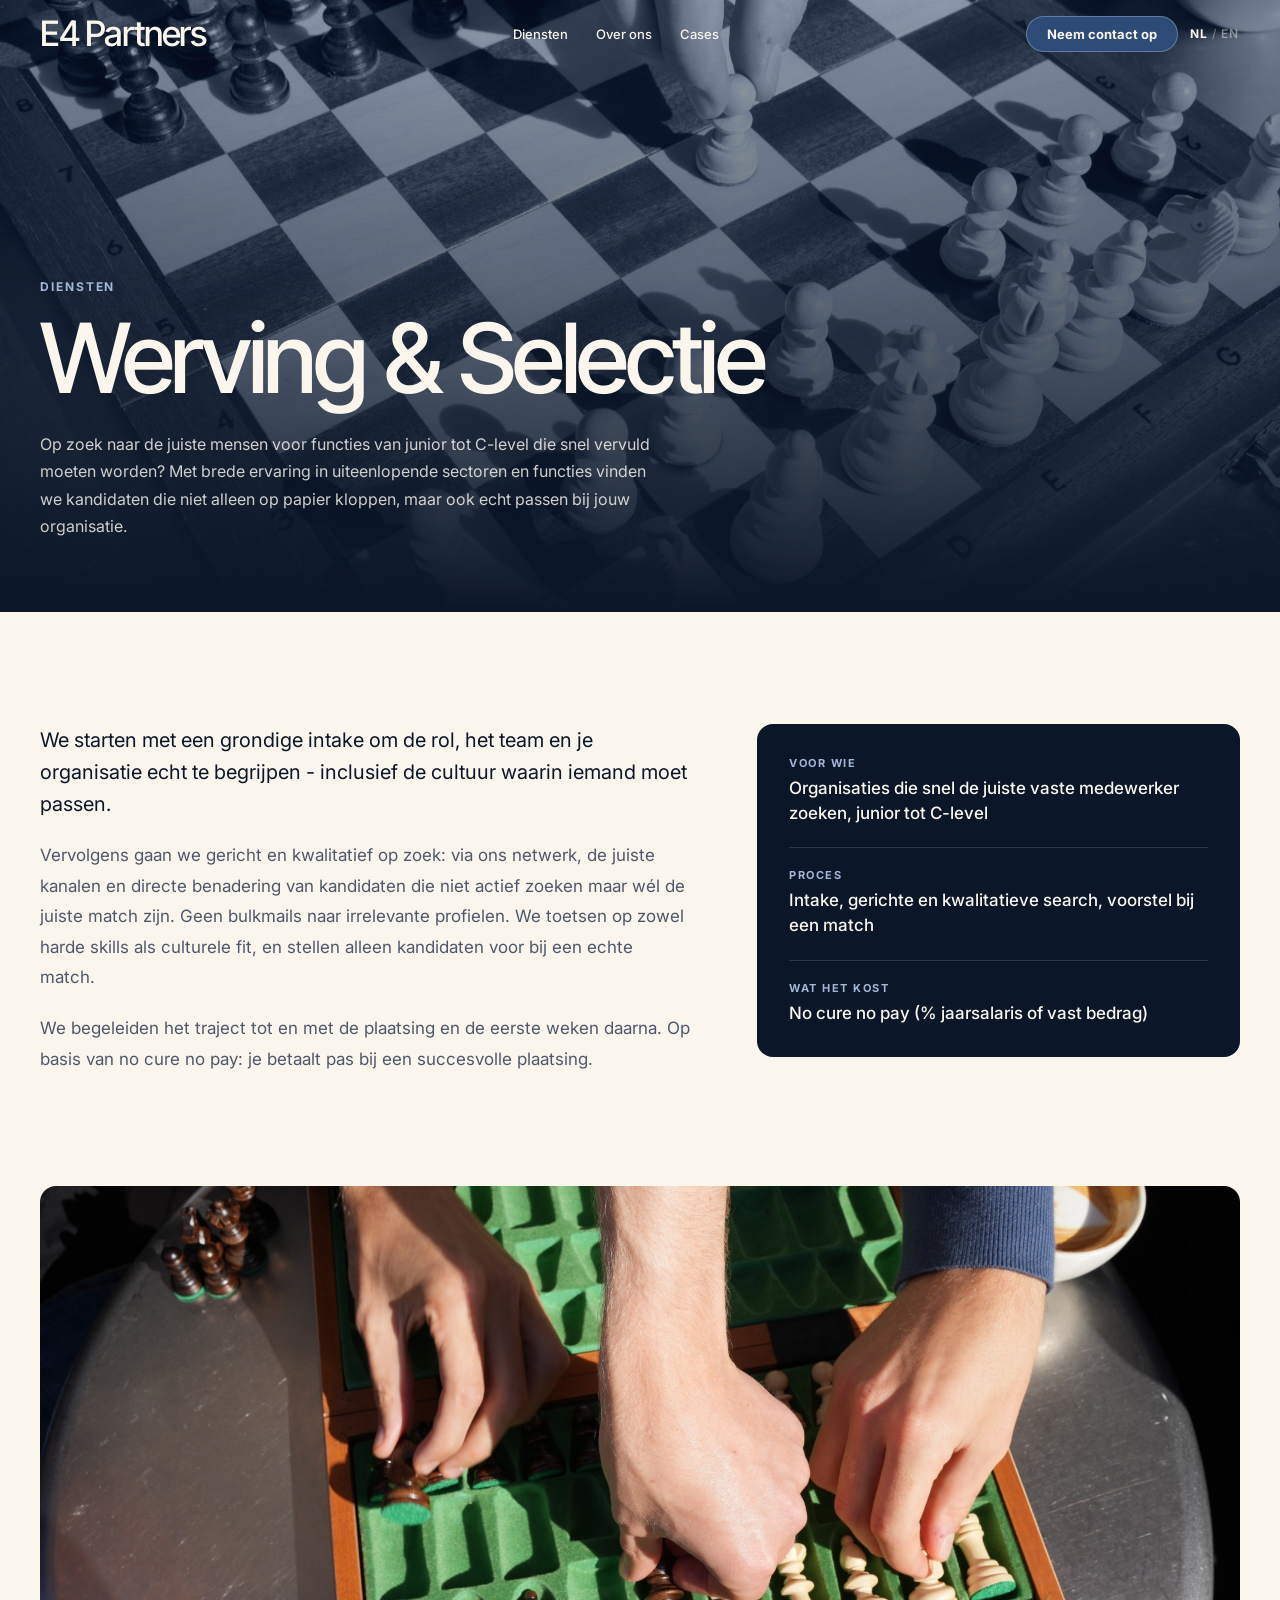
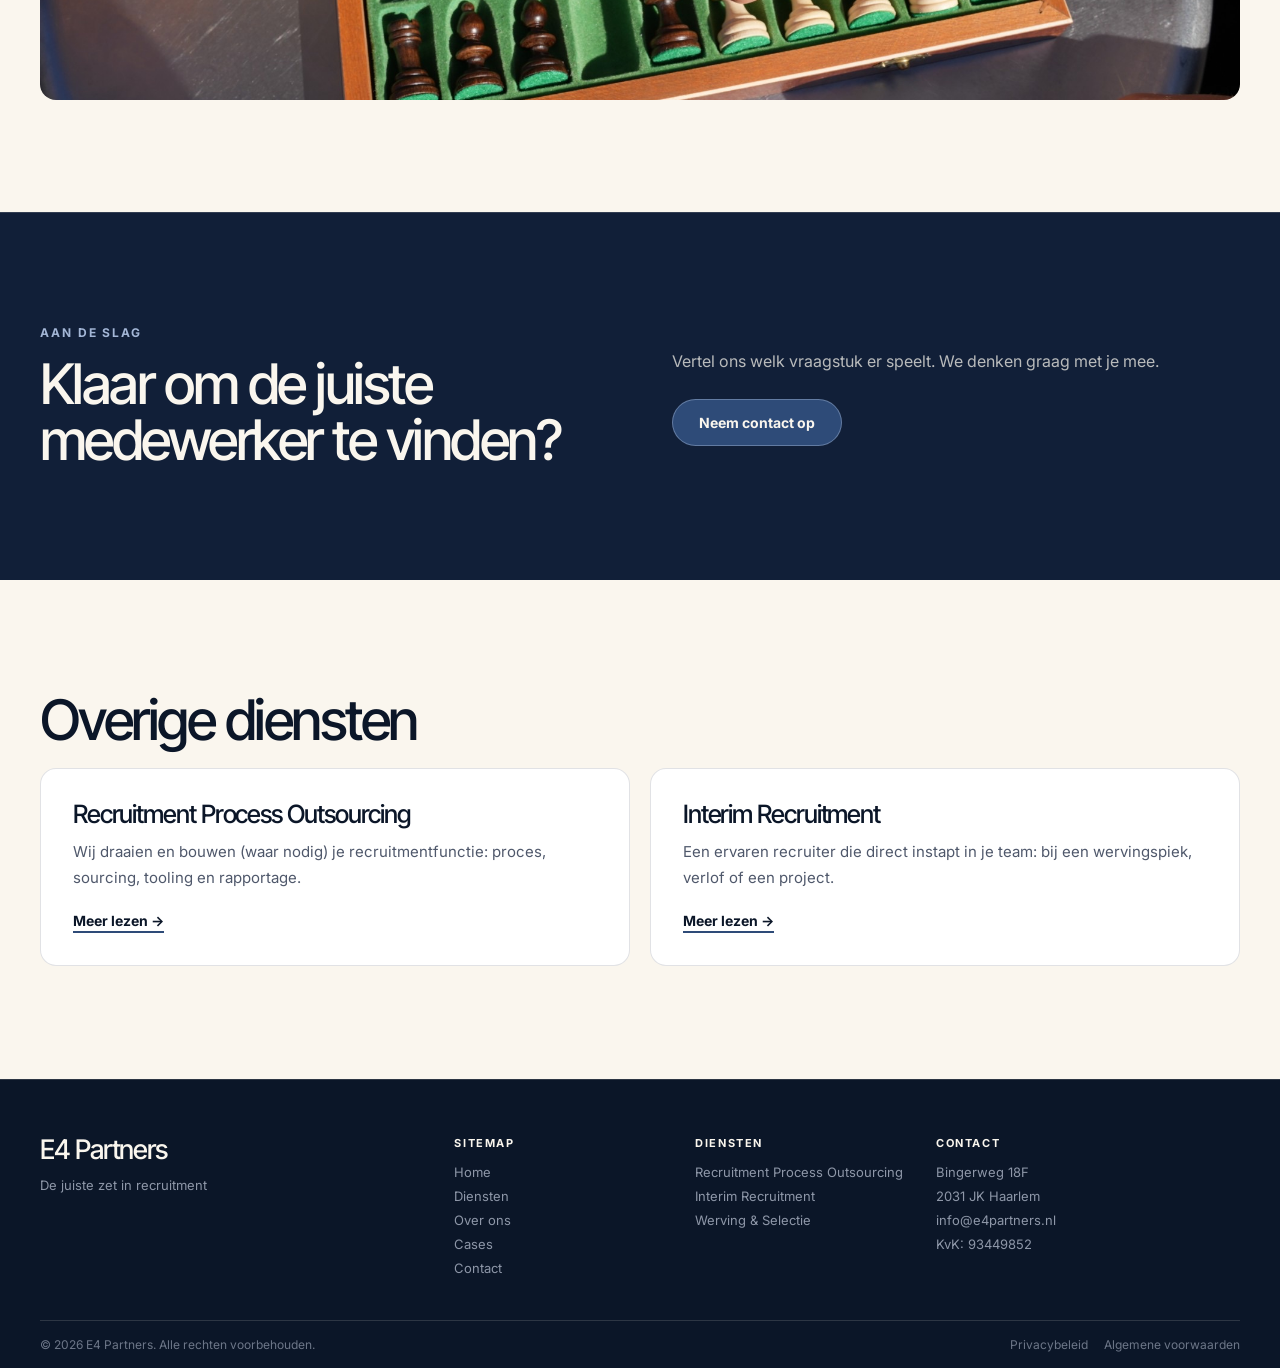
<file: diensten/werving-selectie/index.html>
<!DOCTYPE html>
<html lang="nl">
<head>
<meta charset="UTF-8"/>
<meta name="viewport" content="width=device-width, initial-scale=1.0"/>
<title>Werving & Selectie | E4 Partners</title>
<meta name="description" data-nl="Voor functies van junior tot C-level die zo snel mogelijk vervuld moeten worden, op basis van no cure no pay." data-en="For roles from junior to C-level that need filling as quickly as possible, on a no cure, no pay basis." content="Voor functies van junior tot C-level die zo snel mogelijk vervuld moeten worden, op basis van no cure no pay."/>
<meta property="og:type" content="website"/>
<meta property="og:title" content="Werving &amp; Selectie | E4 Partners"/>
<meta property="og:description" content="Voor functies van junior tot C-level die zo snel mogelijk vervuld moeten worden, op basis van no cure no pay."/>
<meta property="og:url" content="https://www.e4partners.nl/diensten/werving-selectie"/>
<meta property="og:locale" content="nl_NL"/>
<link rel="canonical" href="https://www.e4partners.nl/diensten/werving-selectie"/>
<meta property="og:image" content="https://www.e4partners.nl/assets/img/og-image.jpg"/>
<meta property="og:image:width" content="1200"/>
<meta property="og:image:height" content="630"/>
<meta name="twitter:card" content="summary_large_image"/>
<link rel="icon" type="image/png" sizes="32x32" href="../../assets/img/favicon-32.png"/>
<link rel="icon" type="image/png" sizes="512x512" href="../../assets/img/favicon-512.png"/>
<link rel="apple-touch-icon" href="../../assets/img/apple-touch-icon.png"/>
<link rel="preconnect" href="https://fonts.googleapis.com"/>
<link rel="preconnect" href="https://fonts.gstatic.com" crossorigin/>
<link href="https://fonts.googleapis.com/css2?family=Inter+Tight:wght@500;700&family=Inter:wght@400;500;600;700&family=Noto+Sans+Symbols+2&display=swap" rel="stylesheet"/>
<link rel="stylesheet" href="../../assets/css/styles.css?v=22259"/>
</head>
<body>

<!-- NAV -->
<nav id="nav">
  <a class="nav-logo" href="/">E4 Partners</a>
  <div class="nav-links">
    <a href="/diensten" data-nl="Diensten" data-en="Services">Diensten</a>
    <a href="/over-ons" data-nl="Over ons" data-en="About us">Over ons</a>
    <a href="/cases" data-nl="Cases" data-en="Cases">Cases</a>
  </div>
  <div class="nav-right">
    <a class="nav-cta" href="/contact" data-nl="Neem contact op" data-en="Get in touch">Neem contact op</a>
    <button class="lang-btn" id="langBtn" aria-label="Taal wisselen"></button>
    <button class="hamburger" id="hamburger" aria-label="Menu"><span></span><span></span><span></span></button>
  </div>
</nav>

<!-- MOBILE MENU -->
<div class="mobile-menu" id="mobileMenu">
  <button class="mobile-close" id="mobileClose" aria-label="Sluiten">&times;</button>
  <a href="/" data-nl="Home" data-en="Home">Home</a>
  <a href="/diensten" data-nl="Diensten" data-en="Services">Diensten</a>
  <a href="/over-ons" data-nl="Over ons" data-en="About us">Over ons</a>
  <a href="/cases" data-nl="Cases" data-en="Cases">Cases</a>
  <a href="/contact" data-nl="Contact" data-en="Contact">Contact</a>
</div>

<!-- DETAIL HERO -->
<section class="hero detail-hero">
  <div class="hero-bg"></div>
  <div class="hero-overlay"></div>
  <div class="hero-content">
    <div class="hero-label" data-nl="Diensten" data-en="Services">Diensten</div>
    <h1 data-nl="Werving & Selectie" data-en="Permanent Recruitment">Werving & Selectie</h1>
    <p class="hero-sub" data-nl="Op zoek naar de juiste mensen voor functies van junior tot C-level die snel vervuld moeten worden? Met brede ervaring in uiteenlopende sectoren en functies vinden we kandidaten die niet alleen op papier kloppen, maar ook echt passen bij jouw organisatie." data-en="Looking to fill a specific vacancy, from junior to C-level? We bring an extensive network across a wide range of industries, and we find talent that doesn't just match on paper but genuinely fits your organisation.">Op zoek naar de juiste mensen voor functies van junior tot C-level die snel vervuld moeten worden? Met brede ervaring in uiteenlopende sectoren en functies vinden we kandidaten die niet alleen op papier kloppen, maar ook echt passen bij jouw organisatie.</p>
  </div>
</section>

<!-- DETAIL BODY -->
<section class="detail-body">
  <div class="detail-text">
    <p data-nl="We starten met een grondige intake om de rol, het team en je organisatie echt te begrijpen - inclusief de cultuur waarin iemand moet passen." data-en="We start with a thorough intake meeting to truly understand the role, the team and your organisation - including the culture someone needs to fit into.">We starten met een grondige intake om de rol, het team en je organisatie echt te begrijpen - inclusief de cultuur waarin iemand moet passen.</p>
    <p data-nl="Vervolgens gaan we gericht en kwalitatief op zoek: via ons netwerk, de juiste kanalen en directe benadering van kandidaten die niet actief zoeken maar wél de juiste match zijn. Geen bulkmails naar irrelevante profielen. We toetsen op zowel harde skills als culturele fit, en stellen alleen kandidaten voor bij een echte match." data-en="From there, our search is targeted and quality-led. We tap into our network, use the right channels and reach out directly to strong candidates who aren't actively looking. No mass emails to people who don't fit the brief. We assess both hard skills and cultural fit, and only put candidates forward when we're confident they're the right match.">Vervolgens gaan we gericht en kwalitatief op zoek: via ons netwerk, de juiste kanalen en directe benadering van kandidaten die niet actief zoeken maar wél de juiste match zijn. Geen bulkmails naar irrelevante profielen. We toetsen op zowel harde skills als culturele fit, en stellen alleen kandidaten voor bij een echte match.</p>
    <p data-nl="We begeleiden het traject tot en met de plaatsing en de eerste weken daarna. Op basis van no cure no pay: je betaalt pas bij een succesvolle plaatsing." data-en="We stay involved right through to placement and the first few weeks after. And it's all on a no cure, no pay basis: you only pay once we've made a successful placement.">We begeleiden het traject tot en met de plaatsing en de eerste weken daarna. Op basis van no cure no pay: je betaalt pas bij een succesvolle plaatsing.</p>
  </div>
  <div class="info-card">
    <div class="info-row">
      <h4 data-nl="Voor wie" data-en="Who it's for">Voor wie</h4>
      <p data-nl="Organisaties die snel de juiste vaste medewerker zoeken, junior tot C-level" data-en="Organisations looking to fill a permanent role quickly, junior to C-level">Organisaties die snel de juiste vaste medewerker zoeken, junior tot C-level</p>
    </div>
    <div class="info-row">
      <h4 data-nl="Proces" data-en="Process">Proces</h4>
      <p data-nl="Intake, gerichte en kwalitatieve search, voorstel bij een match" data-en="Intake meeting, targeted and quality-driven search, candidates presented only when there&rsquo;s a real match">Intake, gerichte en kwalitatieve search, voorstel bij een match</p>
    </div>
    <div class="info-row">
      <h4 data-nl="Wat het kost" data-en="What it costs">Wat het kost</h4>
      <p data-nl="No cure no pay (% jaarsalaris of vast bedrag)" data-en="No cure, no pay (% of annual salary or fixed fee)">No cure no pay (% jaarsalaris of vast bedrag)</p>
    </div>
  </div>
</section>

<!-- FOTO -->
<section class="section-photo on-light">
  <img loading="lazy" src="../../assets/img/dienst-3.jpg?v=3" alt=""/>
</section>

<!-- CTA -->
<section class="cta">
  <div class="cta-left">
    <div class="cta-label" data-nl="Aan de slag" data-en="Get started">Aan de slag</div>
    <h2 data-nl="Klaar om de juiste medewerker te vinden?" data-en="Ready to find the right employee?">Klaar om de juiste medewerker te vinden?</h2>
  </div>
  <div class="cta-right">
    <p class="cta-body" data-nl="Vertel ons welk vraagstuk er speelt. We denken graag met je mee." data-en="Tell us what challenge you are facing. We'd love to think along.">Vertel ons welk vraagstuk er speelt. We denken graag met je mee.</p>
    <a class="btn-primary" href="/contact" data-nl="Neem contact op" data-en="Get in touch">Neem contact op</a>
  </div>
</section>

<!-- RELATED SERVICES -->
<section class="related-services">
  <h2 data-nl="Overige diensten" data-en="Other services">Overige diensten</h2>
  <div class="related-grid">
    <div class="service-card" data-num="1">
      <div class="sc-top">
        <h3>Recruitment Process Outsourcing</h3>
        <p data-nl="Wij draaien en bouwen (waar nodig) je recruitmentfunctie: proces, sourcing, tooling en rapportage." data-en="We run and, where needed, build your recruitment function: process, sourcing, tooling and reporting.">Wij draaien en bouwen (waar nodig) je recruitmentfunctie: proces, sourcing, tooling en rapportage.</p>
      </div>
      <a href="/diensten/recruitment-process-outsourcing" data-nl="Meer lezen &rarr;" data-en="Read more &rarr;">Meer lezen &rarr;</a>
    </div>
  
    <div class="service-card" data-num="2">
      <div class="sc-top">
        <h3>Interim Recruitment</h3>
        <p data-nl="Een ervaren recruiter die direct instapt in je team: bij een wervingspiek, verlof of een project." data-en="An experienced recruiter who slots straight into your team: for a hiring peak, leave or a project.">Een ervaren recruiter die direct instapt in je team: bij een wervingspiek, verlof of een project.</p>
      </div>
      <a href="/diensten/interim-recruitment" data-nl="Meer lezen &rarr;" data-en="Read more &rarr;">Meer lezen &rarr;</a>
    </div></div>
</section>

<!-- FOOTER -->
<footer>
  <div class="footer-grid">
    <div class="footer-brand footer-col">
      <div class="footer-brand-logo">E4 Partners</div>
      <div class="footer-tagline" data-nl="De juiste zet in recruitment" data-en="The right move in recruitment">De juiste zet in recruitment</div>
    </div>
    <div class="footer-col">
      <h4 data-nl="Sitemap" data-en="Sitemap">Sitemap</h4>
      <a href="/" data-nl="Home" data-en="Home">Home</a><a href="/diensten" data-nl="Diensten" data-en="Services">Diensten</a><a href="/over-ons" data-nl="Over ons" data-en="About us">Over ons</a><a href="/cases" data-nl="Cases" data-en="Cases">Cases</a><a href="/contact" data-nl="Contact" data-en="Contact">Contact</a>
    </div>
    <div class="footer-col">
      <h4 data-nl="Diensten" data-en="Services">Diensten</h4>
      <a href="/diensten/recruitment-process-outsourcing" data-nl="Recruitment Process Outsourcing" data-en="Recruitment Process Outsourcing">Recruitment Process Outsourcing</a><a href="/diensten/interim-recruitment" data-nl="Interim Recruitment" data-en="Interim Recruitment">Interim Recruitment</a><a href="/diensten/werving-selectie" data-nl="Werving &amp; Selectie" data-en="Permanent Recruitment">Werving &amp; Selectie</a>
    </div>
    <div class="footer-col">
      <h4 data-nl="Contact" data-en="Contact">Contact</h4>
      <span>Bingerweg 18F</span><span>2031 JK Haarlem</span>
      <a href="mailto:info@e4partners.nl">info@e4partners.nl</a>
      <span data-nl="KvK: 93449852" data-en="CoC: 93449852">KvK: 93449852</span>
    </div>
  </div>
  <div class="footer-bottom">
    <span data-nl="&copy; 2026 E4 Partners. Alle rechten voorbehouden." data-en="&copy; 2026 E4 Partners. All rights reserved.">&copy; 2026 E4 Partners. Alle rechten voorbehouden.</span>
    <div class="footer-bottom-right"><a href="/privacybeleid" data-nl="Privacybeleid" data-en="Privacy policy">Privacybeleid</a><a href="/algemene-voorwaarden" data-nl="Algemene voorwaarden" data-en="Terms &amp; conditions">Algemene voorwaarden</a></div>
  </div>
</footer>

<script src="../../assets/js/main.js?v=22259"></script>

</body>
</html>
</file>
<file: assets/css/styles.css>
/* ============================================================================
   E4 PARTNERS - STYLESHEET (redesign "Grootmeester")
   Eén bestand voor de hele site. Donker en cinematisch: inkt-navy + crème-wit,
   staalnavy als accent. Schaken als knipoog (badge met lijnpion, zetnotatie).

   VASTE KEUZES - overal hetzelfde:
     --radius   16px   alle blokken, foto's, kaarten en invoervelden
     --pill     999px  knoppen, tags, chips, tabs
     --section-y       verticale ruimte per sectie (112px / 72px mobiel)
     --maxw            maximale inhoudsbreedte 1240px, gecentreerd via --pad-x
     Secties zijn altijd volle breedte (donker of licht), nooit zelf afgerond.

   LETTERTYPE: Inter Tight voor koppen (--disp), Inter voor tekst (--font).
   Beide gratis via Google Fonts, geen licentie nodig.
   Kopstijl: medium (500), zinsbouw, strak gespatieerd.
   ========================================================================== */

*, *::before, *::after { box-sizing: border-box; margin: 0; padding: 0; }

:root {
  /* kleur */
  --bg: #0B1628;          /* inkt-navy: hero, donkere secties, footer */
  --bg-2: #111F38;        /* iets lichter navy: contact/CTA */
  --fg: #FAF6EE;          /* crème-wit: tekst op donker */
  --muted: #8E97A8;       /* secundaire tekst op donker */
  --light: #FAF6EE;       /* lichte secties */
  --white: #FFFFFF;       /* kaarten op licht, logobanner */
  --on-light: #0B1628;    /* tekst op licht */
  --text-dark: #4F586B;   /* secundaire tekst op licht */
  --accent: #2E4B78;      /* staalnavy */
  --on-accent: #FAF6EE;
  --accent-ink: #2E4B78;  /* accent als tekst op licht */
  --accent-glow: #A3B6D6; /* accent als tekst op donker */
  --line: color-mix(in srgb, var(--fg) 14%, transparent);
  --line-light: color-mix(in srgb, var(--on-light) 12%, transparent);

  /* vorm en ritme */
  --radius: 16px; --pill: 999px;
  --gut: 2.5rem; --maxw: 1240px;
  --pad-x: max(var(--gut), calc((100% - var(--maxw)) / 2));
  --section-y: 112px;

  /* type */
  --font: 'Inter', 'Helvetica Neue', Helvetica, Arial, sans-serif;
  --disp: 'Inter Tight', 'Inter', 'Helvetica Neue', Helvetica, Arial, sans-serif;
  --disp-w: 500; --disp-ls: -0.045em; --disp-lh: 1; --disp-scale: 0.84;
  --glyph: 'Noto Sans Symbols 2', sans-serif;
}

html, body { width: 100%; overflow-x: hidden; }
body { font-family: var(--font); background: var(--bg); color: var(--fg); -webkit-font-smoothing: antialiased; }
img { max-width: 100%; display: block; }
a { text-decoration: none; color: inherit; }

/* ============ TYPOGRAFIE ============ */
h1, h2, h3, .disp { font-family: var(--disp); font-weight: var(--disp-w); letter-spacing: var(--disp-ls); line-height: var(--disp-lh); word-spacing: 0.02em; }
h1 { font-size: calc(clamp(52px, min(9vw, 15vh), 150px) * var(--disp-scale)); }
h2 { font-size: calc(clamp(40px, 5.2vw, 76px) * var(--disp-scale)); margin-bottom: 20px; }
h3 { font-size: calc(30px * var(--disp-scale)); line-height: 1.05; }
.g-hl { color: var(--accent-glow); }

/* Eyebrow-label boven elke kop (nieuw: .g-eyebrow, bestaande pagina's: .section-label e.a.) */
.g-eyebrow, .section-label, .hero-label, .cta-label, .about-label {
  font-family: var(--font); font-size: 12px; font-weight: 700; letter-spacing: 0.16em; text-transform: uppercase;
  color: var(--accent-glow); margin-bottom: 16px;
}
.g-intro { font-size: 16px; line-height: 1.7; max-width: 580px; }
.g-head { margin-bottom: 48px; }

/* ============ SECTIEFRAME ============ */
.g-sec, .services, .matrix-section, .detail-body, .related-services, .team, .about,
.contact-section, .cases-section, .legal-content, .cta {
  padding: var(--section-y) var(--pad-x);
}
/* licht */
.g-light, .services, .detail-body, .related-services, .team, .contact-section, .cases-section, .legal-content {
  background: var(--light); color: var(--on-light);
}
.g-light .g-eyebrow, .services .section-label, .related-services .section-label, .team .section-label,
.cases-section .section-label { color: var(--accent-ink); }
.g-light .g-intro { color: var(--text-dark); }
.g-light + .g-light, .detail-body + .related-services, .section-photo + .related-services { border-top: 1px solid var(--line-light); }
/* donker */
.g-dark, .matrix-section, .about { background: var(--bg); color: var(--fg); }
.g-dark .g-intro { color: color-mix(in srgb, var(--fg) 72%, transparent); }

/* ============ NAV ============ */
nav {
  position: fixed; top: 0; left: 0; right: 0; z-index: 100;
  height: 68px; padding: 0 var(--pad-x);
  display: flex; align-items: center; justify-content: space-between;
  background: transparent; border-bottom: 1px solid transparent;
  transition: background 0.3s, border-color 0.3s;
}
nav.scrolled { background: color-mix(in srgb, var(--bg) 92%, transparent); backdrop-filter: blur(8px); border-bottom-color: var(--line); }
.nav-logo { display: flex; align-items: center; font-family: var(--disp); font-weight: 500;
            font-size: 35px; letter-spacing: -0.04em; line-height: 1; color: var(--fg); }
.nav-links { display: flex; gap: 28px; }
.nav-links a { position: relative; font-size: 13px; font-weight: 500; color: var(--fg); }
.nav-links a::after { content: ""; position: absolute; left: 0; bottom: -4px; height: 1.5px; width: 0; background: currentColor; transition: width 0.25s ease; }
.nav-links a:hover::after { width: 100%; }
.nav-right { display: flex; align-items: center; gap: 10px; }
.lang-btn { font-family: var(--font); font-size: 12px; font-weight: 600; letter-spacing: 0.03em; padding: 4px 2px; cursor: pointer; background: none; color: var(--fg); border: none; }
.lang-btn .active { font-weight: 700; }
.lang-btn .inactive { opacity: 0.45; transition: opacity 0.2s; }
.lang-btn:hover .inactive { opacity: 0.7; }
.lang-btn .lang-sep { opacity: 0.4; margin: 0 5px; font-weight: 400; }
.hamburger { display: none; flex-direction: column; gap: 4px; cursor: pointer; background: none; border: none; padding: 6px; }
.hamburger span { width: 22px; height: 2px; background: var(--fg); }
.mobile-menu { position: fixed; inset: 0; z-index: 200; background: var(--bg); display: none; flex-direction: column; align-items: center; justify-content: center; gap: 28px; }
.mobile-menu.open { display: flex; }
.mobile-menu a { font-family: var(--disp); font-weight: var(--disp-w); letter-spacing: var(--disp-ls); font-size: 36px; color: var(--fg); }
.mobile-close { position: absolute; top: 22px; right: 26px; font-size: 32px; color: var(--fg); background: none; border: none; cursor: pointer; line-height: 1; }

/* ============ KNOPPEN, TAGS, CHIPS: altijd pill ============ */
.g-btn, .nav-cta, .btn-primary, .btn-secondary {
  display: inline-flex; align-items: center; justify-content: center; gap: 10px;
  font-family: var(--font); font-size: 14px; font-weight: 700; padding: 14px 26px;
  border-radius: var(--pill); border: 1.5px solid transparent; cursor: pointer;
  transition: transform 0.18s, background 0.2s, color 0.2s, border-color 0.2s;
}
.nav-cta { font-size: 13px; padding: 9px 20px; }
.g-btn:hover, .nav-cta:hover, .btn-primary:hover, .btn-secondary:hover { transform: translateY(-2px); }
.g-btn-main, .nav-cta, .btn-primary {
  background: var(--accent); color: var(--on-accent);
  border-color: color-mix(in srgb, var(--accent-glow) 45%, transparent);
}
.g-btn-main:hover, .nav-cta:hover, .btn-primary:hover { background: color-mix(in srgb, var(--accent) 80%, white); }
.g-btn-line, .btn-secondary { background: transparent; color: var(--fg); border-color: color-mix(in srgb, var(--fg) 45%, transparent); }
.g-btn-line:hover, .btn-secondary:hover { background: var(--fg); color: var(--bg); }
.g-tag { display: inline-block; font-size: 11px; font-weight: 700; letter-spacing: 0.08em; text-transform: uppercase; background: var(--accent); color: var(--on-accent); padding: 6px 12px; border-radius: var(--pill); margin-bottom: 14px; }

/* ============ HERO (homepage .g-hero en subpagina's .hero) ============ */
.g-hero, .hero { position: relative; display: flex; align-items: flex-end; overflow: hidden; background: var(--bg); color: var(--fg); }
.g-hero { min-height: 88vh; padding: 96px var(--pad-x) 72px; }
.hero { min-height: 68vh; padding: 150px var(--pad-x) 72px; }
.g-hero-bg, .hero-bg {
  position: absolute; inset: 0;
  background: url("../img/hero.jpg?v=4") center 35% / cover, var(--bg); background-blend-mode: luminosity;
  filter: contrast(1.1); transform: scale(1.06); animation: g-zoom 14s ease-out forwards;
}
.g-hero-bg::after, .hero-overlay {
  content: ""; position: absolute; inset: 0;
  background: linear-gradient(180deg, color-mix(in srgb, var(--bg) 40%, transparent) 0%, color-mix(in srgb, var(--bg) 62%, transparent) 45%, var(--bg) 100%);
}
@keyframes g-zoom { to { transform: scale(1); } }
.g-hero-inner, .hero-content { position: relative; z-index: 2; width: 100%; }
/* Homepagekop: hoofdletters, altijd twee regels (<br/> na "zet"). De langste regel
   ("IN RECRUITMENT" / "THE RIGHT MOVE") is ~8x de lettergrootte breed; 10.8vw past zo in
   elke inhoudsbreedte. 17vh houdt de kop binnen beeld op lage schermen. */
.g-hero h1 { max-width: none; font-size: min(10.8vw, 17vh, 140px); margin-bottom: 28px; text-transform: uppercase; letter-spacing: -0.035em; }
.hero h1 { max-width: 16ch; margin-bottom: 24px; }
.g-hero-foot { display: flex; justify-content: space-between; align-items: flex-end; gap: 40px; flex-wrap: wrap; border-top: 1px solid var(--line); padding-top: 28px; }
.g-sub, .hero-sub { max-width: 620px; font-size: 16px; line-height: 1.7; color: color-mix(in srgb, var(--fg) 82%, transparent); }
.g-buttons { display: flex; gap: 12px; flex-wrap: wrap; }

/* ============ LOGOBANNER (marquee) ============ */
.logos { background: var(--white); padding: 28px 0 32px; border-top: 1px solid var(--line-light); border-bottom: 1px solid var(--line-light); overflow: hidden; }
.logos-label { text-align: center; padding: 0 var(--pad-x); font-size: 11px; font-weight: 700; letter-spacing: 0.16em; text-transform: uppercase; color: var(--text-dark); margin-bottom: 22px; }
.marquee-viewport { overflow: hidden; }
.marquee { display: flex; width: max-content; animation: e4marquee 34s linear infinite; }
.logos:hover .marquee { animation-play-state: paused; }
/* Logo's genormaliseerd op beeldoppervlak, niet op hoogte: een breed wordmark
   en een vierkant logo wegen daardoor optisch even zwaar. Hoogte per logo
   afgeleid van de verhouding, begrensd op 62px zodat niets uit het kader loopt. */
.marquee-item { display: flex; align-items: center; justify-content: center; flex: 0 0 auto; width: 180px; height: 68px; padding: 0 20px; }
.marquee-logo { max-width: 100%; width: auto; object-fit: contain; display: block; filter: grayscale(1); opacity: 0.82; transition: filter 0.25s ease, opacity 0.25s ease; }
.marquee-logo:hover { filter: none; opacity: 1; }

.marquee-logo[src*="advidi"]        { height: 32px; }
.marquee-logo[src*="feadship"]      { height: 37px; }
.marquee-logo[src*="follo"]         { height: 37px; }
.marquee-logo[src*="xebia"]         { height: 39px; }
.marquee-logo[src*="sherpa"]        { height: 42px; }
.marquee-logo[src*="edsn"]          { height: 44px; }
.marquee-logo[src*="adapta"]        { height: 44px; }
.marquee-logo[src*="infi"]          { height: 48px; }
.marquee-logo[src*="bits-of-stock"] { height: 49px; }
.marquee-logo[src*="dawn"]          { height: 62px; }
.marquee-logo[src*="illionx"]       { height: 55px; }
.marquee-logo[src*="i3d-net"]       { height: 62px; }
.marquee-logo[src*="bris"]          { height: 62px; }
.marquee-logo[src*="aihr"]          { height: 62px; }
@keyframes e4marquee { from { transform: translateX(0); } to { transform: translateX(-50%); } }

/* ============ DIENSTEN-ACCORDION (homepage) ============ */
.g-services { display: grid; grid-template-columns: 0.8fr 1.2fr; gap: 64px; align-items: start; }
.g-services-media { position: sticky; top: 100px; border-radius: var(--radius); overflow: hidden; aspect-ratio: 4 / 5; background: var(--bg); }
/* De partners staan in de onderste helft van de bronfoto, met een halve gevel
   erboven. Inzoomen vanaf een laag punt snijdt die gevel weg en zet ze midden
   in het kader. object-position volstond niet: de foto is maar 117px hoger dan
   het kader, dus verschuiven alleen levert te weinig op. */
.g-services-media img { width: 100%; height: 100%; object-fit: cover;
  transform: scale(1.5); transform-origin: 50% 95%; }
.acc-list { border-top: 1px solid var(--line-light); }
.acc-item { border-bottom: 1px solid var(--line-light); }
.acc-row { width: 100%; background: none; border: none; cursor: pointer; display: flex; align-items: center; gap: 18px; padding: 22px 0; text-align: left; font-family: inherit; }
.g-acc-num { font-size: 12px; font-weight: 700; color: var(--accent-ink); width: 26px; }
.acc-name { font-family: var(--disp); font-weight: var(--disp-w); letter-spacing: var(--disp-ls); font-size: calc(clamp(26px, 3.2vw, 46px) * var(--disp-scale)); line-height: 1; color: var(--on-light); opacity: 0.35; transition: opacity 0.25s; flex: 1; }
.acc-item.open .acc-name, .acc-row:hover .acc-name { opacity: 1; }
.g-acc-plus { width: 20px; height: 20px; position: relative; flex-shrink: 0; }
.g-acc-plus::before, .g-acc-plus::after { content: ""; position: absolute; left: 0; right: 0; top: 50%; height: 2px; background: var(--on-light); transition: transform 0.25s; }
.g-acc-plus::after { transform: rotate(90deg); }
.acc-item.open .g-acc-plus::after { transform: rotate(0); }
.acc-panel { max-height: 0; overflow: hidden; transition: max-height 0.3s ease, padding 0.3s ease; }
.acc-item.open .acc-panel { max-height: 600px; padding: 0 0 28px 44px; }
.g-acc-body { display: grid; grid-template-columns: minmax(0, 720px); gap: 32px; }
.acc-panel p { font-size: 15px; line-height: 1.7; color: var(--text-dark); margin: 0 0 14px; }
.g-when { font-weight: 700; color: var(--on-light) !important; }
.acc-panel .more { display: inline-block; font-size: 14px; font-weight: 700; color: var(--on-light); border-bottom: 2px solid var(--accent); padding-bottom: 2px; transition: transform 0.2s; }
.acc-panel .more:hover { transform: translateX(3px); }
.g-acc-body ul { list-style: none; }
.g-acc-body li { font-size: 14px; padding: 8px 0; border-bottom: 1px solid var(--line-light); }
.g-acc-body li::before { content: "\265F"; font-family: var(--glyph); margin-right: 10px; font-size: 12px; color: var(--accent-ink); }

/* ============ BLOKKEN: één stijl ============ */
.g-block { border-radius: var(--radius); padding: 32px; }

/* ============ VERGELIJKING (homepage) ============ */
/* Compacte statement-sectie: kop verticaal gecentreerd in een lagere band */
.g-compare { min-height: 340px; display: flex; align-items: center; justify-content: center;
             padding-top: 56px; padding-bottom: 56px; text-align: center; }
.g-compare .g-head { margin-bottom: 0; max-width: 1040px; }
/* Statement loopt over 3 regels: iets breder blok, kop een maat kleiner dan de
   standaard h2 - anders valt hij bij ruime vensters terug naar 4 regels. */
.g-compare h2 { font-size: calc(clamp(34px, 4.9vw, 68px) * var(--disp-scale)); }
.g-compare .g-head > *:last-child { margin-bottom: 0; }
.g-compare-grid { display: grid; grid-template-columns: 1fr auto 1fr; gap: 32px; align-items: center; }
.g-compare h3 { margin-bottom: 14px; }
.g-compare ul { list-style: none; }
.g-compare li { font-size: 16px; padding: 15px 0; border-top: 1px solid var(--line); }
.g-them { border: 1px solid var(--line); color: var(--muted); }
.g-them li { text-decoration: line-through; text-decoration-color: color-mix(in srgb, var(--muted) 60%, transparent); }
.g-us { background: var(--accent); color: var(--on-accent); box-shadow: inset 0 0 0 1px color-mix(in srgb, var(--accent-glow) 45%, transparent); }
.g-us li { border-top-color: color-mix(in srgb, var(--on-accent) 18%, transparent); font-weight: 600; }
.g-vs { font-family: var(--disp); font-weight: var(--disp-w); letter-spacing: var(--disp-ls); font-size: 56px; color: transparent; -webkit-text-stroke: 1.5px var(--muted); }

/* ============ WERKWIJZE (homepage) ============ */
.g-steps ol { list-style: none; display: grid; grid-template-columns: repeat(4, 1fr); gap: 20px; }
.g-steps .g-block { background: var(--white); border: 1px solid var(--line-light); }
.g-move { font-family: var(--disp); font-weight: var(--disp-w); letter-spacing: var(--disp-ls); font-size: calc(56px * var(--disp-scale)); line-height: 1; display: block; margin-bottom: 20px; color: var(--accent-ink); }
.g-steps h3 { margin-bottom: 10px; }
.g-steps p { font-size: 14.5px; line-height: 1.7; color: var(--text-dark); }

/* ============ TEAM (homepage) ============ */
.g-team-grid { display: grid; grid-template-columns: repeat(3, 1fr); gap: 20px; }
.g-person { position: relative; display: block; border-radius: var(--radius); overflow: hidden; aspect-ratio: 3 / 4; color: var(--fg); }
.g-person img { width: 100%; height: 100%; object-fit: cover; transition: transform 0.5s; }
.g-person:hover img { transform: scale(1.04); }
.g-person::after { content: ""; position: absolute; inset: 0; background: linear-gradient(180deg, transparent 50%, color-mix(in srgb, var(--bg) 88%, transparent)); }
.g-person-meta { position: absolute; z-index: 1; left: 24px; right: 24px; bottom: 22px; display: flex; flex-direction: column; }
.g-person-name { font-family: var(--disp); font-weight: var(--disp-w); letter-spacing: var(--disp-ls); font-size: calc(38px * var(--disp-scale)); line-height: 1; }
.g-person-role { font-size: 13px; opacity: 0.75; margin: 6px 0 12px; }
.g-person-li, .team-link { font-size: 12px; font-weight: 700; align-self: flex-start; border: 1px solid color-mix(in srgb, currentColor 45%, transparent); border-radius: var(--pill); padding: 6px 12px; transition: background 0.2s, color 0.2s, border-color 0.2s; }
.g-person:hover .g-person-li, .team-card:hover .team-link { background: var(--accent); color: var(--on-accent); border-color: var(--accent); }

/* ============ QUOTE (homepage) ============ */
.g-quote { position: relative; text-align: center; overflow: hidden; }
.g-quote p { position: relative; font-family: var(--disp); font-weight: var(--disp-w); letter-spacing: var(--disp-ls); font-size: calc(clamp(32px, 4.4vw, 66px) * var(--disp-scale)); line-height: 1.05; max-width: 1000px; margin: 0 auto 24px; }
.g-quote cite { position: relative; font-style: normal; font-size: 13px; color: var(--muted); }
.g-quote-piece { position: absolute; left: 50%; top: 50%; transform: translate(-50%,-50%); font-family: var(--glyph); font-size: 520px; line-height: 1; color: color-mix(in srgb, var(--accent-glow) 7%, transparent); }

/* ============ CONTACT-BLOK (homepage .g-cta en bestaande .cta) ============ */
.g-cta, .cta { background: var(--bg-2); color: var(--fg); border-top: 1px solid var(--line); display: grid; grid-template-columns: 1fr 1fr; gap: 64px; }
.g-cta, .cta:has(.cta-form) { align-items: start; }
.cta { align-items: center; }
.g-cta .g-head { margin-bottom: 28px; }
.cta h2 { margin-bottom: 0; }
.cta-body { font-size: 16px; line-height: 1.7; color: color-mix(in srgb, var(--fg) 72%, transparent); margin-bottom: 24px; }
.cta-direct { display: flex; gap: 22px; flex-wrap: wrap; }
.cta-direct a { color: var(--fg); font-weight: 700; border-bottom: 2px solid var(--accent-glow); padding-bottom: 2px; }

/* ============ FORMULIEREN ============ */
.cta-form, .contact-form { display: flex; flex-direction: column; gap: 14px; }
.form-field { display: flex; flex-direction: column; gap: 6px; }
.form-field label { font-size: 12px; font-weight: 600; color: var(--text-dark); }
.form-field input, .form-field textarea {
  font-family: var(--font); font-size: 15px; color: var(--on-light);
  background: var(--white); border: 1px solid var(--line-light); border-radius: var(--radius); padding: 13px 16px;
  transition: border-color 0.2s ease;
}
.form-field textarea { resize: vertical; min-height: 130px; }
.form-field input:focus, .form-field textarea:focus { outline: none; border-color: var(--accent); }
.cta-form .form-field label { color: color-mix(in srgb, var(--fg) 72%, transparent); }
.cta-form .form-field input, .cta-form .form-field textarea { background: color-mix(in srgb, var(--fg) 7%, transparent); border-color: color-mix(in srgb, var(--fg) 20%, transparent); color: var(--fg); }
.cta-form .form-field textarea { min-height: 96px; }
.cta-form .form-field input:focus, .cta-form .form-field textarea:focus { border-color: var(--accent-glow); }
.cta-form button, .contact-form button { align-self: flex-start; }
.form-success { font-family: var(--disp); font-weight: var(--disp-w); letter-spacing: -0.02em; font-size: 22px; line-height: 1.4; }
.form-success::before { content: "\2713\00a0\00a0"; }
.cta .form-success, .g-cta .form-success { color: var(--fg); }
.contact-section .form-success { color: var(--on-light); }

/* ============ DIENSTENOVERZICHT + "OVERIGE DIENSTEN" ============ */
.services-grid { display: grid; grid-template-columns: repeat(3, 1fr); gap: 20px; }
.related-grid { display: grid; grid-template-columns: repeat(2, 1fr); gap: 20px; }
.service-card {
  position: relative; display: flex; flex-direction: column; overflow: hidden;
  background: var(--white); border: 1px solid var(--line-light); border-radius: var(--radius);
  transition: transform 0.22s ease, box-shadow 0.22s ease;
}
.service-card:hover { transform: translateY(-4px); box-shadow: 0 18px 40px color-mix(in srgb, var(--on-light) 10%, transparent); }
.related-grid .service-card { padding: 32px; justify-content: space-between; }
.service-photo { width: 100%; aspect-ratio: 16 / 10; overflow: hidden; background: var(--bg); }
.service-photo img { width: 100%; height: 100%; object-fit: cover; transition: transform 0.5s ease; }
.service-card:hover .service-photo img { transform: scale(1.04); }
/* Interim: het bord ligt diagonaal met tafel in de hoeken. Iets inzoomen haalt
   die tafel weg. De hoverwaarde schaalt mee, anders springt de foto terug. */
.service-photo img[src*="dienst-2"] { transform: scale(1.18); }
.service-card:hover .service-photo img[src*="dienst-2"] { transform: scale(1.23); }
.service-body { display: flex; flex-direction: column; flex-grow: 1; padding: 28px 28px 30px; }
.service-card h3 { color: var(--on-light); margin-bottom: 12px; }
.service-card p { font-size: 15px; line-height: 1.7; color: var(--text-dark); margin-bottom: 22px; flex-grow: 1; }
.service-card a { align-self: flex-start; font-size: 14px; font-weight: 700; color: var(--on-light); border-bottom: 2px solid var(--accent); padding-bottom: 2px; transition: transform 0.2s; }
.service-card:hover a { transform: translateX(3px); }

/* ============ DIENSTENMATRIX ============ */
.mx-tabs { display: flex; flex-wrap: wrap; gap: 8px; margin-bottom: 40px; }
.mx-tab { font-family: var(--font); font-size: 14px; font-weight: 600; color: var(--fg); background: transparent; border: 1px solid var(--line); border-radius: var(--pill); padding: 11px 20px; cursor: pointer; transition: background 0.18s, color 0.18s, border-color 0.18s; }
.mx-tab:hover { border-color: color-mix(in srgb, var(--fg) 45%, transparent); }
.mx-tab.on { background: var(--accent); color: var(--on-accent); border-color: color-mix(in srgb, var(--accent-glow) 45%, transparent); }
.mx-body { display: grid; grid-template-columns: 360px 1fr; gap: 64px; align-items: start; }
.mx-panel { display: none; }
.mx-panel.on { display: block; }
.mx-desc { font-size: 16px; line-height: 1.7; color: color-mix(in srgb, var(--fg) 82%, transparent); margin-bottom: 24px; }
.mx-idlbl { font-size: 11px; font-weight: 700; letter-spacing: 0.14em; text-transform: uppercase; color: var(--accent-glow); margin-bottom: 12px; }
/* Lijst volgt de lijnentaal van de site: haarlijnen tussen de rijen en een kort
   accentstreepje als markering, in plaats van het schaakstukje. */
.mx-bullets { list-style: none; }
.mx-bullets li { display: grid; grid-template-columns: 16px 1fr; gap: 16px; align-items: start;
                 font-size: 15px; line-height: 1.6; color: color-mix(in srgb, var(--fg) 80%, transparent);
                 padding: 15px 0; border-top: 1px solid var(--line); }
.mx-bullets li:first-child { border-top: 0; padding-top: 0; }
.mx-bullets li::before { content: ""; width: 16px; height: 2px; border-radius: 2px;
                         background: var(--accent-glow); margin-top: 11px; }
.mx-bullets li:first-child::before { margin-top: 11px; }
.mx-right { border: 1px solid var(--line); border-radius: var(--radius); padding: 32px; }
.mx-axis { display: flex; justify-content: space-between; font-size: 11px; font-weight: 700; letter-spacing: 0.12em; text-transform: uppercase; color: var(--muted); margin-bottom: 22px; }
.mx-row { margin-bottom: 22px; }
.mx-row:last-child { margin-bottom: 0; }
.mx-row-name { font-size: 14px; color: color-mix(in srgb, var(--fg) 82%, transparent); margin-bottom: 10px; }
.mx-track { position: relative; height: 2px; background: var(--line); border-radius: 2px; }
.mx-marker { position: absolute; top: 50%; left: 50%; width: 14px; height: 14px; border-radius: 50%; background: var(--accent-glow); transform: translate(-50%,-50%); box-shadow: 0 0 0 5px var(--bg); transition: left 0.45s cubic-bezier(0.2,0.7,0.2,1); }

/* ============ DIENST-DETAILPAGINA ============ */
.detail-body { display: grid; grid-template-columns: 1.35fr 1fr; gap: 64px; align-items: start; }
.detail-text p { font-size: 17px; line-height: 1.8; color: var(--text-dark); margin-bottom: 20px; }
.detail-text p:first-child { font-size: 20px; line-height: 1.6; color: var(--on-light); }
.detail-text p:last-child { margin-bottom: 0; }
.info-card { background: var(--bg); color: var(--fg); border-radius: var(--radius); padding: 32px; display: flex; flex-direction: column; gap: 22px; }
.info-row h4 { font-size: 11px; font-weight: 700; letter-spacing: 0.14em; text-transform: uppercase; color: var(--accent-glow); margin-bottom: 6px; }
.info-row p { font-size: 17px; font-weight: 500; line-height: 1.45; }
.info-row + .info-row { border-top: 1px solid var(--line); padding-top: 20px; }
.info-card a { border-bottom: 1px solid var(--line); transition: border-color 0.2s; }
.info-card a:hover { border-color: var(--accent-glow); }
.section-photo { background: var(--light); padding: 0 var(--pad-x) var(--section-y); }
.section-photo img { width: 100%; aspect-ratio: 21 / 9; object-fit: cover; object-position: center 40%; border-radius: var(--radius); }
/* Per dienst een eigen uitsnede: een lager percentage toont meer van de
   bovenkant van de foto, een hoger percentage meer van de onderkant. */
.section-photo img[src*="dienst-1"] { object-position: center 25%; }  /* RPO: lucht boven de hoofden */
.section-photo img[src*="dienst-3"] { object-position: center 62%; }  /* W&S: onderkant van de kist in beeld */
.section-photo img[src*="dienst-2"] { object-position: center 58%; }  /* Interim: meer bord, minder tafel */

/* ============ OVER ONS ============ */
.team-grid { display: grid; grid-template-columns: repeat(3, 1fr); gap: 20px; }
.team-card { display: flex; flex-direction: column; overflow: hidden; background: var(--white); border: 1px solid var(--line-light); border-radius: var(--radius); transition: transform 0.22s, box-shadow 0.22s; }
.team-card:hover { transform: translateY(-4px); box-shadow: 0 18px 40px color-mix(in srgb, var(--on-light) 10%, transparent); }
.team-photo { aspect-ratio: 4 / 5; overflow: hidden; background: var(--bg); }
.team-photo img { width: 100%; height: 100%; object-fit: cover; object-position: center 25%; transition: transform 0.5s; }
.team-card:hover .team-photo img { transform: scale(1.03); }
.team-body { display: flex; flex-direction: column; gap: 4px; padding: 24px; color: var(--on-light); }
.team-name { font-family: var(--disp); font-weight: var(--disp-w); letter-spacing: var(--disp-ls); font-size: calc(38px * var(--disp-scale)); line-height: 1; }
.team-role { font-size: 13px; color: var(--text-dark); margin: 4px 0 14px; }

/* Eén leeskolom met de foto eronder, zo breed als de tekst. Twee kolommen
   naast elkaar werkten niet meer toen dit verhaal zes alinea's lang werd. */
.about { display: grid; grid-template-columns: minmax(0, 780px); justify-content: center; gap: 44px; align-items: start; }
.about-body { font-size: 16px; line-height: 1.8; color: color-mix(in srgb, var(--fg) 78%, transparent); }
.about-body p + p { margin-top: 1.1em; }
.about-photo { border-radius: var(--radius); overflow: hidden; aspect-ratio: 16 / 9; }
.about-photo img { width: 100%; height: 100%; object-fit: cover; }
.stats { display: flex; flex-direction: column; gap: 16px; }
.stat { border: 1px solid var(--line); border-radius: var(--radius); padding: 28px 32px; }
.stat-num { font-family: var(--disp); font-weight: var(--disp-w); letter-spacing: var(--disp-ls); font-size: calc(72px * var(--disp-scale)); line-height: 1; color: var(--accent-glow); margin-bottom: 8px; }
.stat-label { font-size: 14px; color: var(--muted); }

/* ============ CONTACT ============ */
.contact-section { display: grid; grid-template-columns: 1.3fr 1fr; gap: 64px; align-items: start; }

/* ============ CASES ============ */
.cases-section { display: flex; flex-direction: column; gap: 14px; }
.cases-section .section-label { margin-bottom: 0; }
.cases-section h2 { margin-bottom: 18px; }

.case-pair { display: grid; grid-template-columns: 1fr 1fr; gap: 14px; }

/* Twee kolommen: links logo + bron, rechts het citaat */
.case-card, .case-card.big { position: relative; overflow: hidden; background: var(--bg);
  color: var(--fg); border-radius: var(--radius); display: grid;
  grid-template-columns: 148px 1fr; gap: 28px; align-items: start; padding: 2.2rem 2.4rem; }
.case-card.big { grid-template-columns: 200px 1fr; gap: 56px; padding: 3rem 3.2rem; }

.case-left { display: flex; flex-direction: column; }
.case-logo { display: flex; align-items: center; justify-content: flex-start;
  width: auto; height: 42px; margin: 0 0 18px; overflow: hidden; }
.case-card.big .case-logo { height: 60px; margin-bottom: 24px; }
/* Follo is een breed woordmerk: op 60px hoog beslaat het bijna drie keer zoveel
   vlak als i3D.net op dezelfde kaart. Apart genormaliseerd op gelijk oppervlak. */
.case-card.big .case-logo:has(img[src*="follo"]) { height: 36px; }
.case-card.big .case-logo:has(img[src*="illionx"]) { height: 52px; }

.case-logo img { max-height: 100%; max-width: 100%; width: auto; object-fit: contain;
  object-position: left center; filter: grayscale(1) brightness(0) invert(1); opacity: .9; }

.case-attr { font-family: var(--font); font-size: 12px; color: var(--muted); line-height: 1.5; margin: 0; }
.case-attr b { display: block; font-weight: 600; color: var(--fg); font-size: 13px;
  letter-spacing: -0.015em; margin-bottom: 3px; }
.case-card.big .case-attr { font-size: 14px; }
.case-card.big .case-attr b { font-size: 16px; }

/* Negatieve marge compenseert regelafstand + letterhoogte, zodat de eerste regel
   van het citaat optisch gelijk ligt met de bovenkant van het logo. */
.case-quotewrap { border: 0; padding: 0; margin: 0; }
.case-quote { font-family: var(--disp); font-weight: 500; letter-spacing: -0.03em;
  font-size: 18px; line-height: 1.5; color: var(--fg); margin: -9px 0 0; }
.case-card.big .case-quote { font-size: 28px; line-height: 1.38; letter-spacing: -0.035em;
  margin-top: -13px; }

/* Gespiegelde kaart: logo en bron rechts, citaat links. De DOM-volgorde blijft
   gelijk aan de andere kaarten; alleen de kolommen wisselen. Zo krijgt de reeks
   van vier ritme zonder dat de voorleesvolgorde verandert. */
.case-card.mirror { grid-template-columns: 1fr 200px; }
.case-card.mirror .case-quotewrap { grid-column: 1; grid-row: 1; }
.case-card.mirror .case-left { grid-column: 2; grid-row: 1; align-items: flex-end; }
.case-card.mirror .case-logo { justify-content: flex-end; }
.case-card.mirror .case-logo img { object-position: right center; }
.case-card.mirror .case-attr { text-align: right; }

@media (max-width: 900px) {
  .case-card, .case-card.big, .case-card.mirror { grid-template-columns: 1fr; gap: 22px; padding: 1.9rem 1.7rem; }
  .case-card.mirror .case-quotewrap, .case-card.mirror .case-left { grid-column: 1; grid-row: auto; }
  .case-card.mirror .case-left { align-items: flex-start; }
  .case-card.mirror .case-logo { justify-content: flex-start; }
  .case-card.mirror .case-logo img { object-position: left center; }
  .case-card.mirror .case-attr { text-align: left; }
  .case-card.big .case-quote { font-size: 21px; margin-top: 0; }
  .case-quote { font-size: 17px; margin-top: 0; }
  .case-card.big .case-logo { height: 46px; }
}
@media (max-width: 560px) { .case-pair { grid-template-columns: 1fr; } }

/* ============ JURIDISCHE PAGINA'S ============ */
.legal-content > * { max-width: 760px; }
.legal-content h2 { font-size: calc(40px * var(--disp-scale)); margin: 44px 0 12px; }
.legal-content h2:first-child { margin-top: 0; }
.legal-content p { font-size: 16px; line-height: 1.8; color: var(--text-dark); margin-bottom: 14px; }
.notice-banner { background: var(--white); border: 1px solid var(--line-light); border-radius: var(--radius); padding: 18px 22px; margin-bottom: 40px; font-size: 14px; line-height: 1.6; color: var(--text-dark); }

/* ============ FOOTER ============ */
footer { background: var(--bg); color: var(--fg); border-top: 1px solid var(--line); padding: 56px var(--pad-x) 0; }
.footer-grid { display: grid; grid-template-columns: 1.8fr 1fr 1fr 1.4fr; gap: 24px; padding-bottom: 36px; border-bottom: 1px solid var(--line); }
.footer-brand-logo { margin-bottom: 12px; font-family: var(--disp); font-weight: 500;
                     font-size: 27px; letter-spacing: -0.04em; line-height: 1; color: var(--fg); }
.footer-tagline { font-size: 13px; color: var(--muted); line-height: 1.6; max-width: 220px; }
.footer-col h4 { font-size: 11px; font-weight: 700; letter-spacing: 0.14em; text-transform: uppercase; color: var(--fg); margin-bottom: 14px; }
.footer-col a, .footer-col span { display: block; font-size: 13px; color: var(--muted); margin-bottom: 8px; transition: color 0.2s; }
.footer-col a:hover { color: var(--accent-glow); }
.footer-bottom { display: flex; justify-content: space-between; padding: 16px 0; }
.footer-bottom span, .footer-bottom a { font-size: 12px; color: color-mix(in srgb, var(--muted) 75%, transparent); transition: color 0.2s; }
.footer-bottom a:hover { color: var(--muted); }
.footer-bottom-right { display: flex; gap: 16px; }

/* ============ SCROLL-REVEAL ============ */
.reveal { opacity: 0; transform: translateY(22px); transition: opacity 0.6s ease, transform 0.6s ease; will-change: opacity, transform; }
.reveal.is-visible { opacity: 1; transform: none; }

/* ============ RESPONSIVE ============ */
@media (max-width: 1024px) {
  .g-services, .g-cta, .cta, .detail-body, .about, .contact-section { grid-template-columns: 1fr; gap: 40px; }
  /* Geen liggend kader op mobiel: de partners staan rechtop naast elkaar en
     vielen in 16:9 half buiten beeld. Alleen het meescrollen gaat eruit. */
  .g-services-media { position: relative; top: 0; }
  .g-steps ol { grid-template-columns: 1fr 1fr; }
  .services-grid, .team-grid, .g-team-grid { grid-template-columns: repeat(2, 1fr); }
  .mx-body { grid-template-columns: 1fr; gap: 32px; }
  .case-card.big { grid-template-columns: 1fr; gap: 20px; }
  .footer-grid { grid-template-columns: repeat(3, 1fr); }
  .footer-brand { grid-column: 1 / -1; }
}
@media (max-width: 768px) {
  :root { --gut: 1rem; --section-y: 72px; }
  .nav-links, .nav-cta { display: none; }
  .hamburger { display: flex; }
  .nav-logo { font-size: 29px; }
  .g-hero { padding-top: 132px; padding-bottom: 72px; }
  /* Op mobiel is de hero smal en hoog, waardoor de foto alleen horizontaal
     wordt bijgesneden. Iets naar rechts houdt de hand met de pion in beeld;
     op het midden zie je vooral lege velden. Op desktop doet de horizontale
     waarde niets, want daar valt de foto precies op de breedte. */
  .g-hero-bg, .hero-bg { background-position: 55% 35%; }
  .hero { min-height: 0; padding-top: 130px; padding-bottom: 56px; }
  .g-buttons .g-btn { width: 100%; }
  .g-head { margin-bottom: 32px; }
  .g-acc-body { grid-template-columns: 1fr; gap: 16px; }
  .acc-item.open .acc-panel { padding-left: 0; }
  .g-block, .info-card, .case-card, .mx-right, .related-grid .service-card { padding: 24px; }
  .g-compare { min-height: 240px; padding-top: 44px; padding-bottom: 44px; }
  .g-compare-grid { grid-template-columns: 1fr; gap: 20px; }
  .g-vs { text-align: center; font-size: 40px; }
  .g-steps ol, .g-team-grid, .services-grid, .related-grid, .team-grid, .case-pair { grid-template-columns: 1fr; }
  .g-quote-piece { font-size: 300px; }
  .section-photo img { aspect-ratio: 16 / 9; }
  footer { padding-top: 40px; }
  .footer-grid { grid-template-columns: repeat(2, 1fr); }
  .footer-bottom { flex-direction: column; gap: 10px; }
}
@media (prefers-reduced-motion: reduce) {
  .reveal { opacity: 1 !important; transform: none !important; transition: none !important; }
  .marquee, .g-hero-bg, .hero-bg { animation: none !important; }
}
</file>
